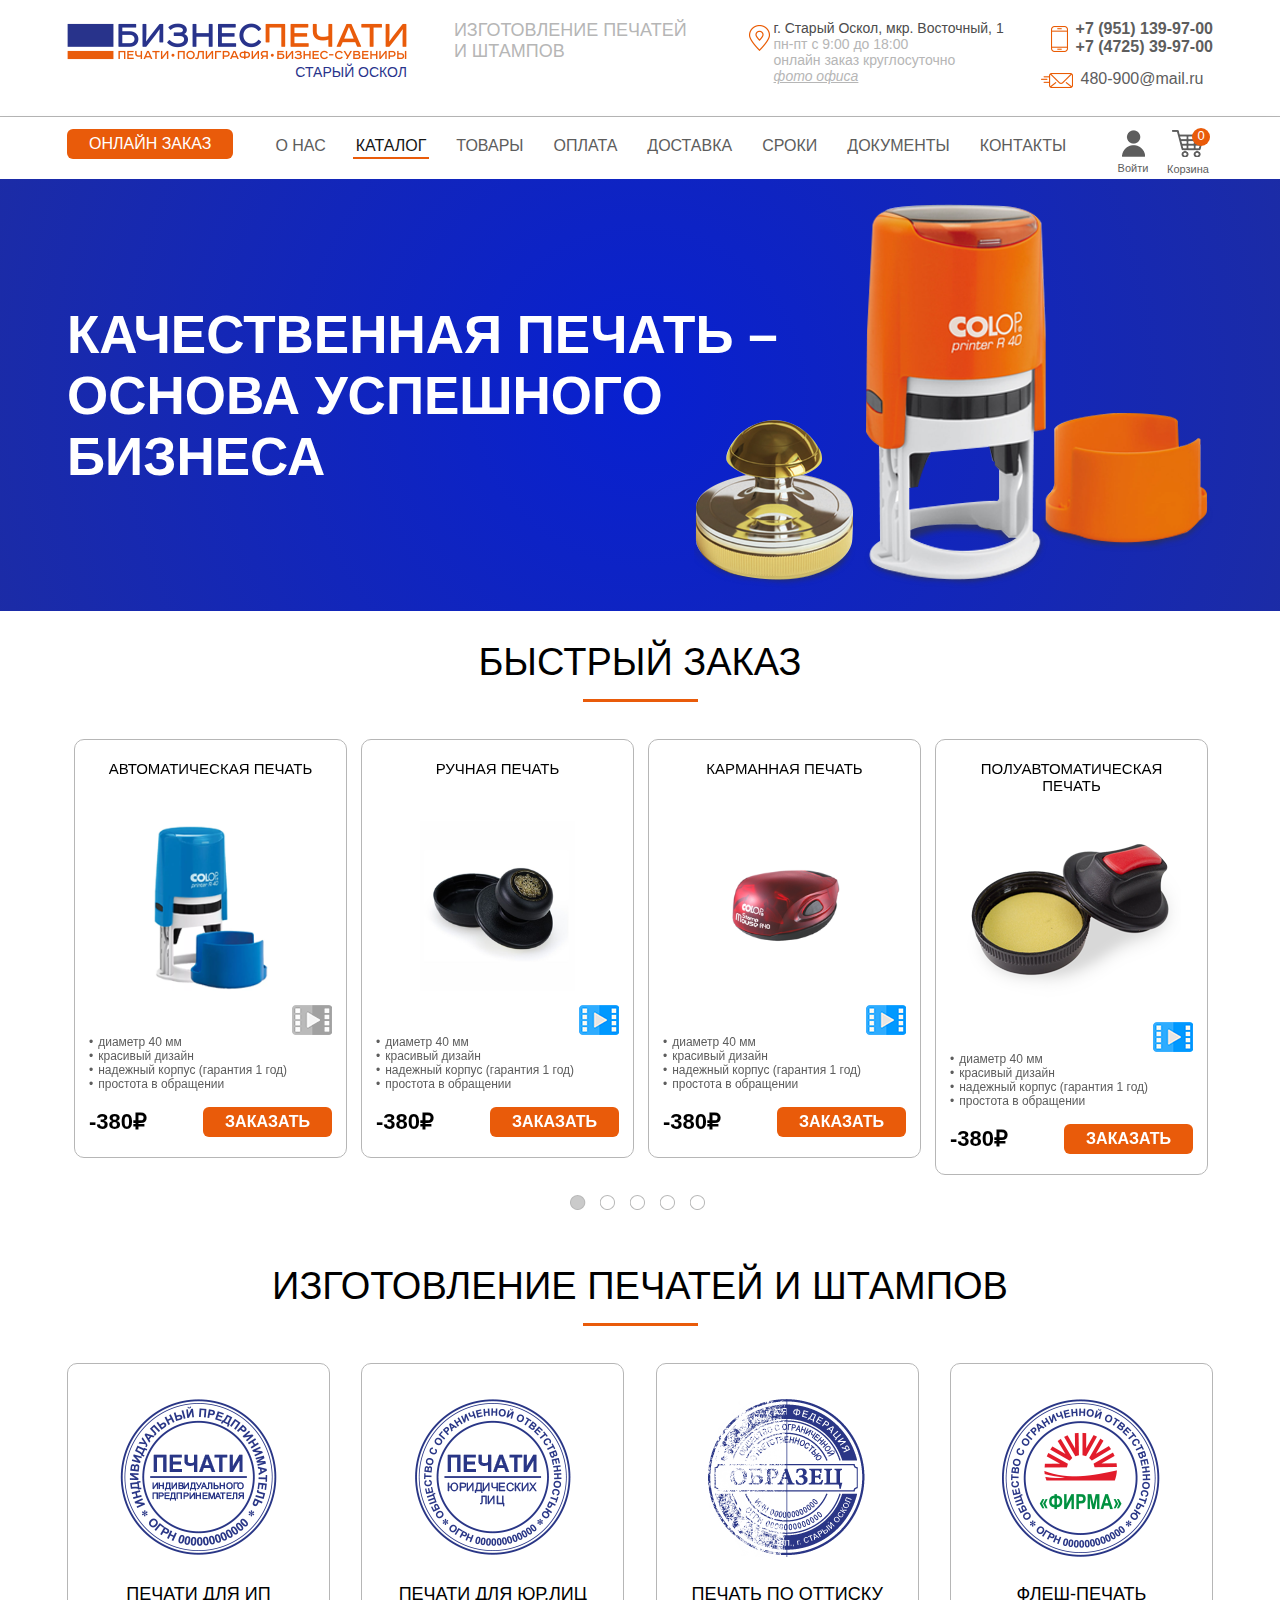
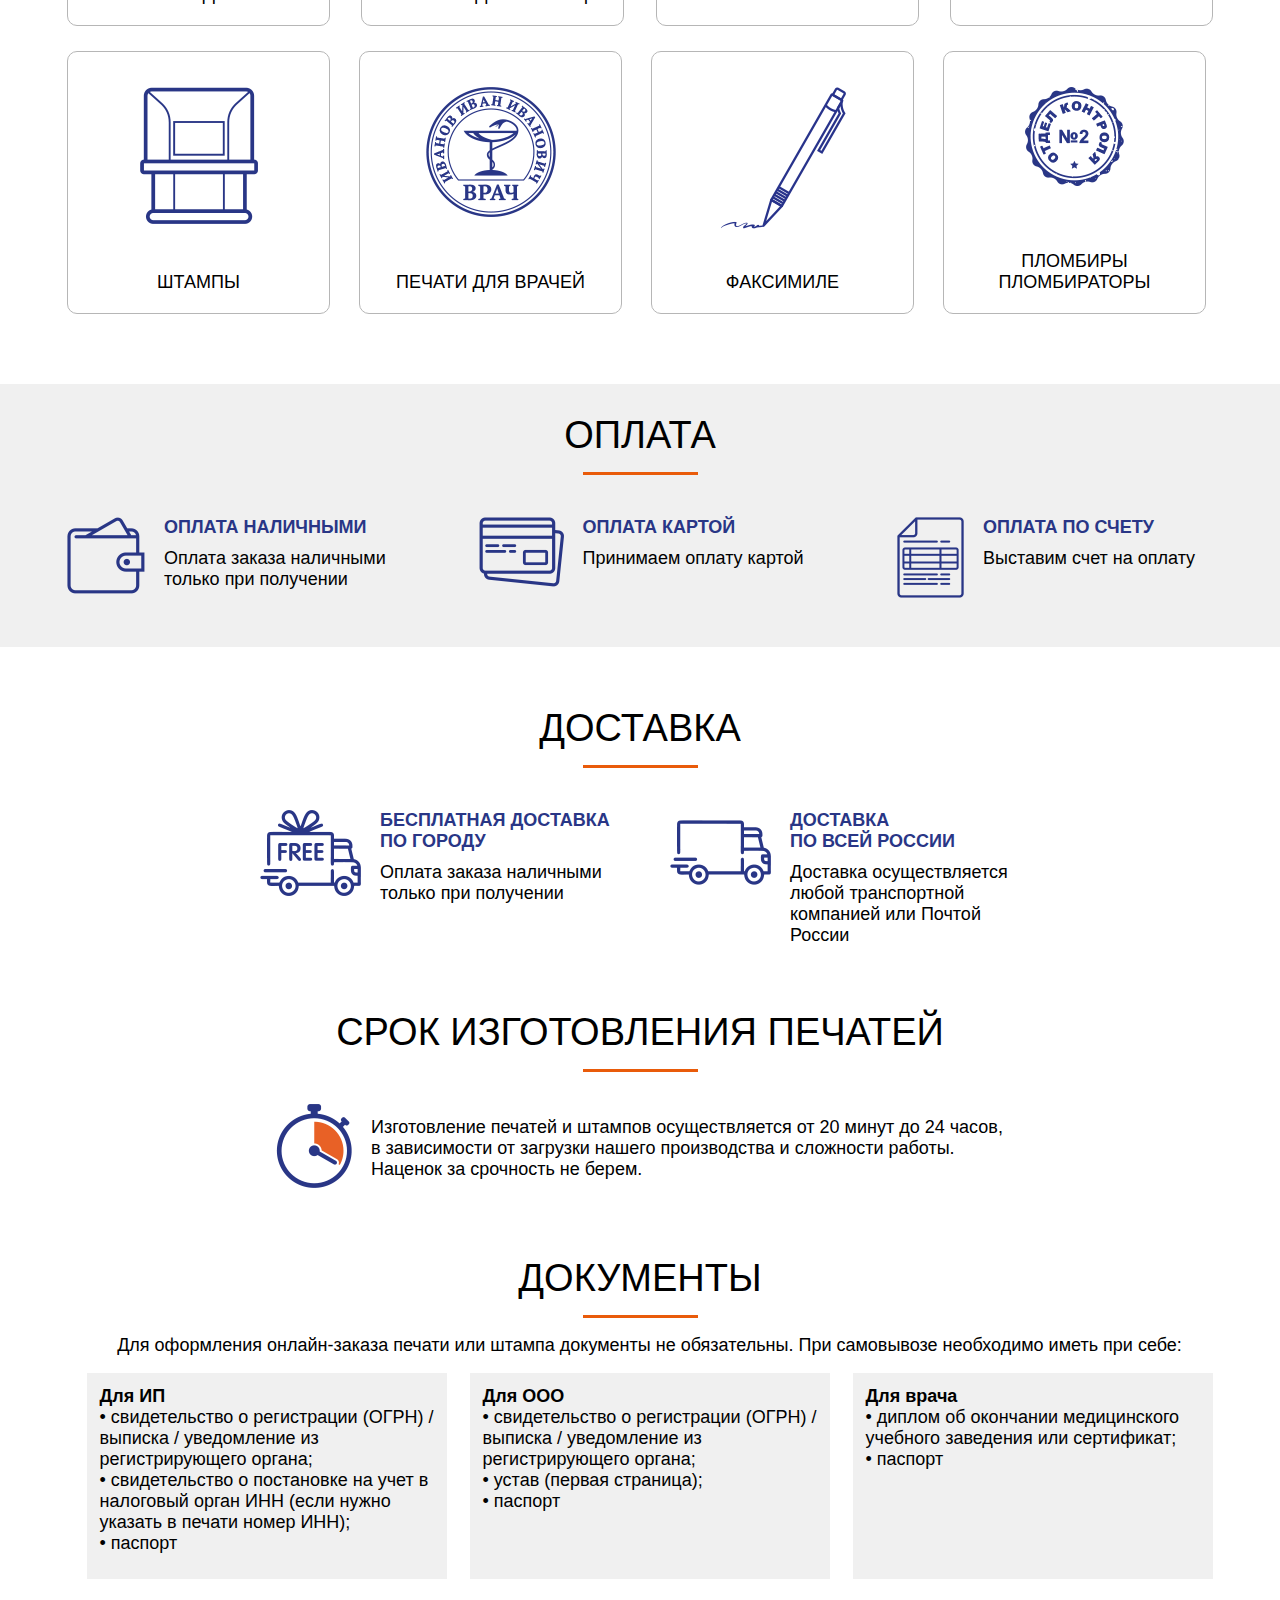
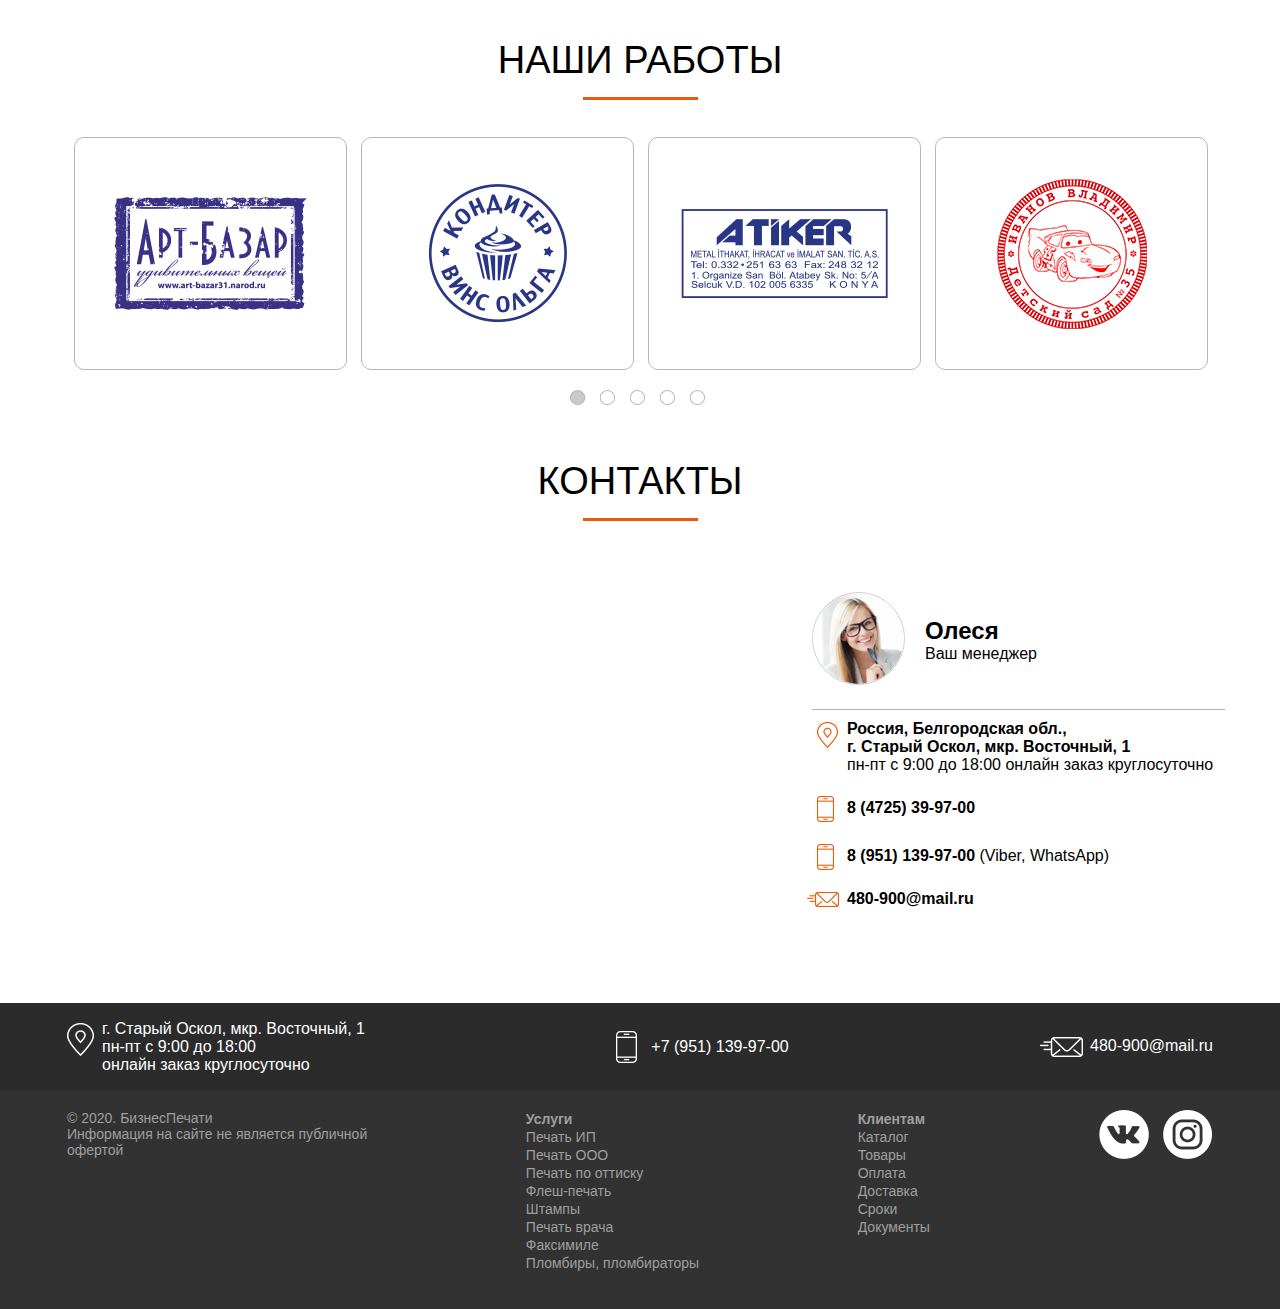
<file: index.html>
<!DOCTYPE html>
<html lang="ru">
<head>
	<meta charset="UTF-8">
	<meta name="viewport" content="width=device-width, initial-scale=1.0">
	<title>Бизнес Печати</title>
	<link rel="stylesheet" href="style.css">
	<link rel="stylesheet" href="assets/lib/slick.css">
	<link rel="stylesheet" href="assets/lib/slick-theme.css">

</head>
<body>
	
	<header class="header">
		<div class="header-top">
			<div class="container">
				<div class="header__section">
					<div class="logo">
						<div class="logo__img">
							<a href="/">
								<img src="assets/img/logo_businessprint_v12.svg" alt="logo">
							</a>
						</div>
						<div class="logo__text">
							<span class="logo__text-elem d_upper">старый оскол</span>
						</div>

					</div>
					<div class="logo-desc">
						<span class="logo-desc__elem d_upper">Изготовление печатей<br /> и штампов</span>
					</div>
					<div class="header-address">
						<p class="header-address__main-text">г. Старый Оскол, мкр. Восточный, 1</p>
						<p class="header-address__sec">пн-пт с 9:00 до 18:00</p>
						<p class="header-address__sec">онлайн заказ круглосуточно</p>
						<p class="header-address__sec"><a href="" class="header-address__link"><i>фото офиса</i></a></p>
					</p>
					</div>
					<div class="header-feedback">
						<div class="header-feedback__phone">
							<p class="phone-number"><a href="tel:+79511399700">+7 (951) 139-97-00</a></p>
							<p class="phone-number"><a href="tel:+74725399700">+7 (4725) 39-97-00</a></p>
						</div>
						<div class="header-feedback__email">
							<p class="email"><a href="mailto:480-900@mail.ru">480-900@mail.ru</a></p>
						</div>
					</div>
			</div>
		</div>
	</div>
	<nav class="nav">
		<div class="container">
			<div class="nav-main" id="nav-main">
				<div class="nav__order">
					<a href="#" class="order-link d_upper">онлайн заказ</a>
				</div>
				<div class="nav-menu">
					<ul class="nav-menu__items d_upper">
						<li class="nav-menu__item"><a class="item-link" href="#">О нас</a></li>
						<li class="nav-menu__item"><a class="active-item" href="#">Каталог</a></li>
						<li class="nav-menu__item"><a class="item-link" href="#">Товары</a></li>
						<li class="nav-menu__item"><a class="item-link" href="#">Оплата</a></li>
						<li class="nav-menu__item"><a class="item-link" href="#">Доставка</a></li>
						<li class="nav-menu__item"><a class="item-link" href="#">Сроки</a></li>
						<li class="nav-menu__item"><a class="item-link" href="#">Документы</a></li>
						<li class="nav-menu__item"><a class="item-link" href="#">Контакты</a></li>
					</ul>
				</div>
				<div class="nav__login-backet">
					<div class="profil">
						<img src="assets/img/profil.png" alt="icon">
						<span class="icon-bottom-text">Войти</span>
					</div>
					<div class="backet">
						<img src="assets/img/basket.png" alt="icon">
						<span class="icon-bottom-text">Корзина
							<span class="backet-count">0</span>
						</span>

					</div>
				</div>
				<div class="mobile-menu" id="menu-mobile">
					<img src="assets/img/menu-big.png" />
				</div>
			</div>
		</div>
	</nav>
	<nav class="nav-mobile">
		<div class="container">
			<div class="nav-main-mobile" id="nav-main-mobile">
				<div class="nav__order-mobile">
					<a href="#" class="order-link d_upper">онлайн заказ</a>
				</div>
				<div class="nav-menu-mobile">
					<ul class="nav-menu__items-mobile d_upper">
						<li class="nav-menu__item-mobile"><a class="item-link" href="#">О нас</a></li>
						<li class="nav-menu__item-mobile"><a class="active-item" href="#">Каталог</a></li>
						<li class="nav-menu__item-mobile"><a class="item-link" href="#">Товары</a></li>
						<li class="nav-menu__item-mobile"><a class="item-link" href="#">Оплата</a></li>
						<li class="nav-menu__item-mobile"><a class="item-link" href="#">Доставка</a></li>
						<li class="nav-menu__item-mobile"><a class="item-link" href="#">Сроки</a></li>
						<li class="nav-menu__item-mobile"><a class="item-link" href="#">Документы</a></li>
						<li class="nav-menu__item-mobile"><a class="item-link" href="#">Контакты</a></li>
					</ul>
				</div>
				<div class="nav__login-backet-mobile">
					<div class="profil">
						<img src="assets/img/profil.png" alt="icon">
						<span class="icon-bottom-text">Войти</span>
					</div>
					<div class="backet">
						<img src="assets/img/basket.png" alt="icon">
						<span class="icon-bottom-text">Корзина
							<span class="backet-count">0</span>
						</span>

					</div>
				</div>
			</div>
		</div>
	</nav>
</header>	
<section class="section">
	<div class="top-slide">
		<div class="top-slide-background">
			<div class="container slide">
				<div class="top-slide__item">
					<div class="top-slide__text d_upper">
						качественная печать – <br/>
						основа успешного <br/>
						бизнеса
					</div>
					<div class="top-slide__image">
						<img src="assets/img/2-layers-new.png" alt="">
					</div>
				</div>

			</div>
		</div>

	</div>
	<div class="section-second">
		<div class="container">
			<div class="main-title">БЫСТРЫЙ ЗАКАЗ</div>
			<div class="product product-slide" id="product">
				<div class="product-item">
					<div class="product-item__title">автоматическая печать</div>
					<div class="product-item__img">
						<img src="assets/img/layer-6.png" />
						<a href="#"><img class="video-image" src="assets/img/video-off.png" /></a>
					</div>
					<div class="product-item__charact">
						<ul>
							<li>диаметр 40 мм</li>
							<li>красивый дизайн</li>
							<li>надежный корпус (гарантия 1 год)</li>
							<li>простота в обращении</li>
						</ul>
					</div>
					<div class="product-item__price-order">
						<div class="product-item__price"><span>-380₽</span></div>
						<div class="product-item__price"><a href="#" class="order-link">заказать</a></div>
					</div>
				</div>
				<div class="product-item">
					<div class="product-item__title">ручная печать</div>
					<div class="product-item__img">
						<img src="assets/img/layer-7.png" />
						<a href=""><img class="video-image" src="assets/img/video-on.png" /></a>
					</div>
					<div class="product-item__charact">
						<ul>
							<li>диаметр 40 мм</li>
							<li>красивый дизайн</li>
							<li>надежный корпус (гарантия 1 год)</li>
							<li>простота в обращении</li>
						</ul>
					</div>
					<div class="product-item__price-order">
						<div class="product-item__price"><span>-380₽</span></div>
						<div class="product-item__price"><a href="#" class="order-link">заказать</a></div>
					</div>
				</div>
				<div class="product-item">
					<div class="product-item__title">карманная печать</div>
					<div class="product-item__img">
						<img src="assets/img/layer-8.png" />
						<a href=""><img class="video-image" src="assets/img/video-on.png" /></a>
					</div>
					<div class="product-item__charact">
						<ul>
							<li>диаметр 40 мм</li>
							<li>красивый дизайн</li>
							<li>надежный корпус (гарантия 1 год)</li>
							<li>простота в обращении</li>
						</ul>
					</div>
					<div class="product-item__price-order">
						<div class="product-item__price"><span>-380₽</span></div>
						<div class="product-item__price"><a href="#" class="order-link">заказать</a></div>
					</div>
				</div>
				<div class="product-item">
					<div class="product-item__title">полуавтоматическая печать</div>
					<div class="product-item__img">
						<img src="assets/img/layer-9.png" />
						<a href=""><img class="video-image" src="assets/img/video-on.png" /></a>
					</div>
					<div class="product-item__charact">
						<ul>
							<li>диаметр 40 мм</li>
							<li>красивый дизайн</li>
							<li>надежный корпус (гарантия 1 год)</li>
							<li>простота в обращении</li>
						</ul>
					</div>
					<div class="product-item__price-order">
						<div class="product-item__price"><span>-380₽</span></div>
						<div class="product-item__price"><a href="#" class="order-link">заказать</a></div>
					</div>
				</div>
				<div class="product-item">
					<div class="product-item__title">полуавтоматическая печать</div>
					<div class="product-item__img">
						<img src="assets/img/layer-9.png" />
						<a href=""><img class="video-image" src="assets/img/video-on.png" /></a>
					</div>
					<div class="product-item__charact">
						<ul>
							<li>диаметр 40 мм</li>
							<li>красивый дизайн</li>
							<li>надежный корпус (гарантия 1 год)</li>
							<li>простота в обращении</li>
						</ul>
					</div>
					<div class="product-item__price-order">
						<div class="product-item__price"><span>-380₽</span></div>
						<div class="product-item__price"><a href="#" class="order-link">заказать</a></div>
					</div>
				</div>
			</div>

		</div>
		<div class="container izgot">
			<div class="main-title">ИЗГОТОВЛЕНИЕ ПЕЧАТЕЙ И ШТАМПОВ</div>
			<div class="product izgotovlenie">
				<div class="product-item first">
					<div class="product-item__img">
						<img src="assets/img/pechat-example.png" />
					</div>
					<div class="product-item__title">печати для ип</div>
				</div>

				<div class="product-item">
					<div class="product-item__img">
						<img src="assets/img/pechat-example1.png" />
					</div>
					<div class="product-item__title">печати для юр.лиц</div>
				</div>

				<div class="product-item">
					<div class="product-item__img">
						<img src="assets/img/pechat-example2.png" />
					</div>
					<div class="product-item__title">печать по оттиску</div>
				</div>

				<div class="product-item last">
					<div class="product-item__img">
						<img src="assets/img/pechat-example3.png" />
					</div>
					<div class="product-item__title">флеш-печать</div>
				</div>
				<div class="product-item first">
					<div class="product-item__img">
						<img src="assets/img/pechat-example4.png" />
					</div>
					<div class="product-item__title">штампы</div>
				</div>
				<div class="product-item">
					<div class="product-item__img">
						<img src="assets/img/pechat-example5.png" />
					</div>
					<div class="product-item__title">печати для врачей</div>
				</div>
				<div class="product-item">
					<div class="product-item__img">
						<img src="assets/img/pechat-example6.png" />
					</div>
					<div class="product-item__title">факсимиле</div>
				</div>
				<div class="product-item">
					<div class="product-item__img last">
						<img src="assets/img/pechat-example7.png" />
					</div>
					<div class="product-item__title">пломбиры пломбираторы</div>
				</div>
			</div>
		</div>
		<div class="gray">
			<div class="container">
				<div class="main-title">оплата</div>
				<div class="payment">
					<div class="payment-blocks">
						<div class="payment-blocks__image">
							<img src="assets/img/payment1.png">
						</div>
						<div class="payment-blocks__text">
							<div class="payment-blocks__title">Оплата наличными</div>
							<div class="payment-blocks__description">Оплата заказа наличными <br /> только при получении</div>
						</div>
					</div>
					<div class="payment-blocks">
						<div class="payment-blocks__image">
							<img src="assets/img/payment2.png">
						</div>
						<div class="payment-blocks__text">
							<div class="payment-blocks__title">Оплата картой</div>
							<div class="payment-blocks__description">Принимаем оплату картой</div>
						</div>
					</div>
					<div class="payment-blocks">
						<div class="payment-blocks__image">
							<img src="assets/img/payment3.png">
						</div>
						<div class="payment-blocks__text">
							<div class="payment-blocks__title">Оплата по счету</div>
							<div class="payment-blocks__description">Выставим счет на оплату</div>
						</div>
					</div>
				</div>
			</div>
		</div>
		<div class="container dostavka">
			<div class="main-title">Доставка</div>
			<div class="payment">
				<div class="payment-blocks">
					<div class="payment-blocks__image">
						<img src="assets/img/dostavka1.png">
					</div>
					<div class="payment-blocks__text">
						<div class="payment-blocks__title">Бесплатная доставка <br /> по городу</div>
						<div class="payment-blocks__description">Оплата заказа наличными только при получении</div>
					</div>
				</div>
				<div class="payment-blocks">
					<div class="payment-blocks__image down">
						<img src="assets/img/dostavka2.png">
					</div>
					<div class="payment-blocks__text">
						<div class="payment-blocks__title">доставка<br />по всей россии</div>
						<div class="payment-blocks__description">Доставка осуществляется любой транспортной компанией или Почтой  России</div>
					</div>
				</div>
			</div>
		</div>
		<div class="container term">
			<div class="main-title">Срок изготовления печатей</div>
			<div class="payment-blocks">
				<div class="payment-blocks__image">
					<img src="assets/img/watch1.png">
				</div>
				<div class="payment-blocks__text">
					<div class="payment-blocks__description">Изготовление печатей и штампов осуществляется от 20 минут до 24 часов, в зависимости от загрузки нашего производства и сложности работы. Наценок за срочность не берем.
					</div>
				</div>
			</div>
		</div>
		<div class="container documents">
			<div class="main-title">документы</div>
			<div class="payment-blocks">
				<div class="payment-blocks__text">
					<div class="payment-blocks__description">Для оформления онлайн-заказа печати или штампа документы не обязательны. При самовывозе необходимо иметь при себе:
					</div>
					<div class="document-blocks">
						<div class="document-blocks__item">
							<p class="title_p">Для ИП</p>
							<div class="product-item__charact">
								<ul>
									<li>свидетельство о регистрации (ОГРН) / выписка / уведомление из регистрирующего органа;</li>
									<li>свидетельство о постановке на учет в налоговый орган ИНН (если нужно указать в печати номер ИНН);</li>
									<li>паспорт</li>
								</ul>
							</div>
						</div>
						<div class="document-blocks__item">
							<p class="title_p">Для ООО</p>
							<div class="product-item__charact">
								<ul>
									<li>свидетельство о регистрации (ОГРН) / выписка / уведомление из регистрирующего органа;</li>
									<li>устав (первая страница);</li>
									<li>паспорт</li>
								</ul>
							</div>
						</div>	
						<div class="document-blocks__item">
							<p class="title_p">Для врача</p>
							<div class="product-item__charact">
								<ul>
									<li>диплом об окончании медицинского учебного заведения или сертификат;</li>
									<li>паспорт</li>
								</ul>
							</div>
						</div>
					</div>
				</div>
			</div>
		</div>
		<div class="container our-works-block">
			<div class="main-title">наши работы</div>
			<div class="product product-slide our-works">
				<div class="product-item">
					<div class="product-item__img">
						<img src="assets/img/shtamp1.png" />
					</div>
				</div>

				<div class="product-item">
					<div class="product-item__img">
						<img src="assets/img/shtamp2.png" />
					</div>
				</div>

				<div class="product-item">
					<div class="product-item__img">
						<img src="assets/img/shtamp3.png" />
					</div>
				</div>

				<div class="product-item">
					<div class="product-item__img">
						<img src="assets/img/shtamp4.png" />
					</div>
				</div>
				<div class="product-item">
					<div class="product-item__img">
						<img src="assets/img/shtamp4.png" />
					</div>
				</div>
			</div>

		</div>
		<div class="contacts">
			<div class="main-title">Контакты</div>
			<div class="contacts__map">
				<div class="mapouter"><div class="gmap_canvas"><iframe width="100%" height="450" id="gmap_canvas" src="https://maps.google.com/maps?q=%D0%BC%D0%BE%D1%81%D0%BA%D0%B2%D0%B0&t=&z=15&ie=UTF8&iwloc=&output=embed" frameborder="0" scrolling="no" marginheight="0" marginwidth="0"></iframe><a href="https://www.whatismyip-address.com">what is my ip</a></div></div>
				<div class="container map">
					<div class="map__board">
						<div class="map__profile">
							<div class="map__image"><img src="assets/img/girl.png" alt=""></div>
							<div class="map__ns">
								<div class="map__name">Олеся</div>
								<div class="map__prof">Ваш менеджер</div>
							</div>
						</div>
						<div class="map__contacts">
							<div class="map__location"><span class="d_bold">Россия, Белгородская обл., <br />
							г. Старый Оскол, мкр. Восточный, 1</span> <br />
							пн-пт с 9:00 до 18:00 
						онлайн заказ круглосуточно</div>
						<div class="map__tel"><span class="d_bold">8 (4725) 39-97-00</span></div>
						<div class="map__phone"><span class="d_bold">8 (951) 139-97-00</span> (Viber, WhatsApp)</div>
						<div class="map__message"><span class="d_bold">480-900@mail.ru</span></div>
					</div>
				</div>
			</div>

		</div>
	</div>
</section>
<footer class="footer">
	<div class="footer-top">
		<div class="container">
			<div class="footer__feedback">
				<div class="footer-top__location">
					<span>
						г. Старый Оскол, мкр. Восточный, 1 <br />
						пн-пт с 9:00 до 18:00 <br />
						онлайн заказ круглосуточно
					</span>
				</div>
				<div class="footer-top__mobile">
					<span><a href="tel:+79511399700">+7 (951) 139-97-00</a></span>
				</div>
				<div class="footer-top__email">
					<span><a href="mailto:480-900@mail.ru">480-900@mail.ru</a></span>
				</div>
			</div>
		</div>
	</div>
	<div class="footer-bottom">
		<div class="container">
			<div class="footer__links">
				<div class="footer__author">
					<span>© 2020. БизнесПечати <br />
						Информация на сайте не является публичной <br />
					офертой</span>
				</div>
				<div class="footer__list">
					<ul class="footer__list-item">
						<li class="d_bold"><a href="">Услуги</a></li>
						<li><a href="">Печать ИП</a></li>
						<li><a href="">Печать ООО</a></li>
						<li><a href="">Печать по оттиску</a></li>
						<li><a href="">Флеш-печать</a></li>
						<li><a href="">Штампы</a></li>
						<li><a href="">Печать врача</a></li>
						<li><a href="">Факсимиле</a></li>
						<li><a href="">Пломбиры, пломбираторы</a></li>
					</ul>
				</div>
				<div class="footer__list">
					<ul class="footer__list-item">
						<li class="d_bold"><a href="">Клиентам</a></li>
						<li><a href="">Каталог</a></li>
						<li><a href="">Товары</a></li>
						<li><a href="">Оплата</a></li>
						<li><a href="">Доставка</a></li>
						<li><a href="">Сроки</a></li>
						<li><a href="">Документы</a></li>
					</ul>
				</div>
				<div class="footer__social">
					<div class="social">
						<a href="#" target="_self"><img src="assets/img/vk.png" alt="" /></a>
						<a href="#" target="_self"><img src="assets/img/instagram.png" alt="" /></a>
					</div>
				</div>
			</div>
		</div>	
	</div>
</footer>


<div class="close-menu" id="close-menu"></div>
 <script src="assets/js/menu.js"></script>
 <script type="text/javascript" src="assets/lib/jquery-3.5.1.min.js"></script>
 <script type="text/javascript" src="assets/lib/slick.min.js"></script>

 <script src="assets/js/slide.js"></script>

</body>
</html>
</file>
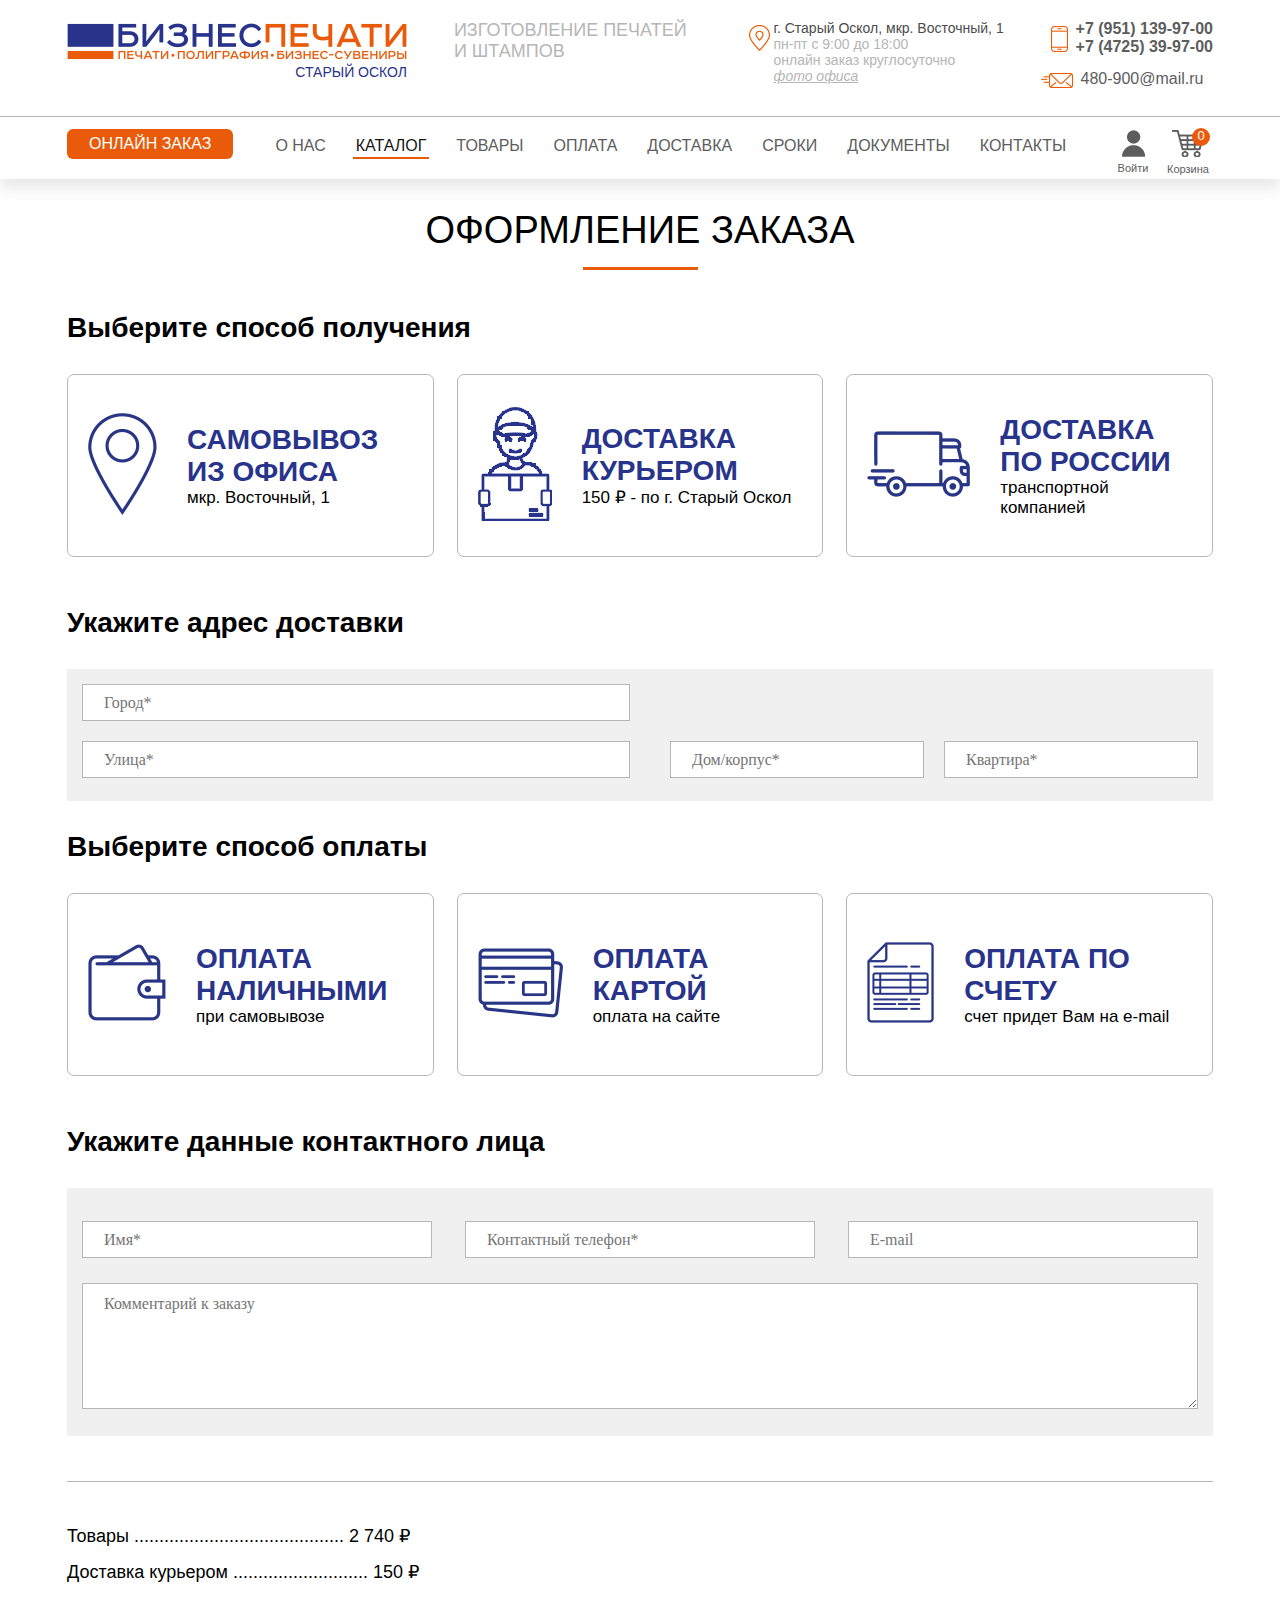
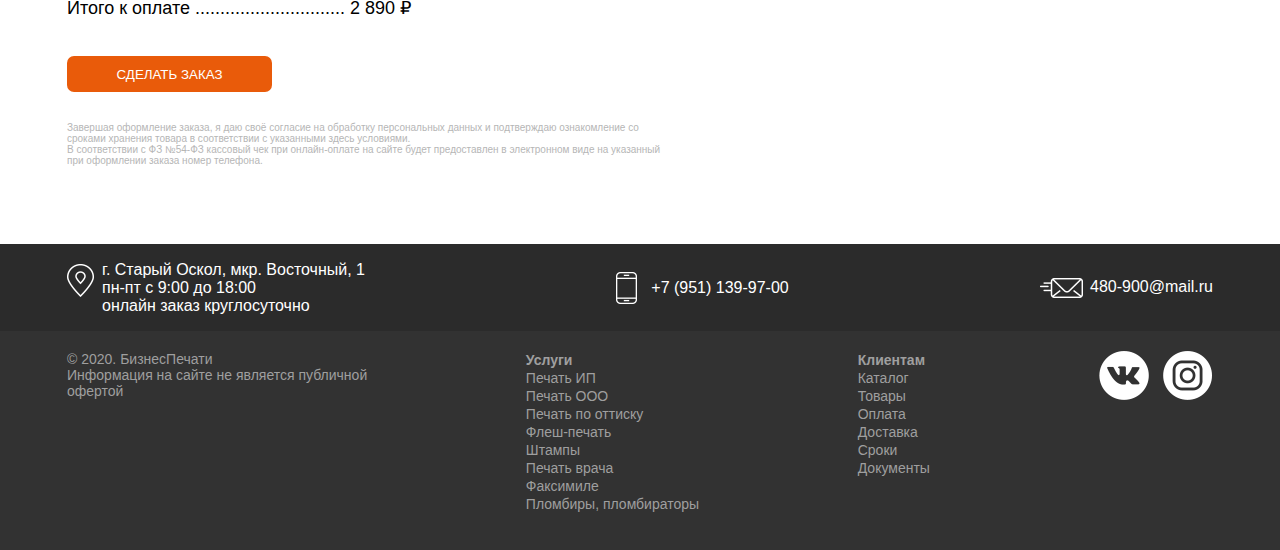
<file: card-oformlenie.html>
<!DOCTYPE html>
<html lang="ru">
<head>
	<meta charset="UTF-8">
	<meta name="viewport" content="width=device-width, initial-scale=1.0">
	<title>Бизнес Печати</title>
	<link rel="stylesheet" href="style.css">
</head>
<body>
	
	<header class="header">
		<div class="header-top">
			<div class="container">
				<div class="header__section">
					<div class="logo">
						<div class="logo__img">
							<a href="/">
								<img src="assets/img/logo_businessprint_v12.svg" alt="logo">
							</a>
						</div>
						<div class="logo__text">
							<span class="logo__text-elem d_upper">старый оскол</span>
						</div>

					</div>
					<div class="logo-desc">
						<span class="logo-desc__elem d_upper">Изготовление печатей<br /> и штампов</span>
					</div>
					<div class="header-address">
						<p class="header-address__main-text">г. Старый Оскол, мкр. Восточный, 1</p>
						<p class="header-address__sec">пн-пт с 9:00 до 18:00</p>
						<p class="header-address__sec">онлайн заказ круглосуточно</p>
						<p class="header-address__sec"><a href="" class="header-address__link"><i>фото офиса</i></a></p>
					</p>
				</div>
				<div class="header-feedback">
					<div class="header-feedback__phone">
						<p class="phone-number"><a href="tel:+79511399700">+7 (951) 139-97-00</a></p>
						<p class="phone-number"><a href="tel:+74725399700">+7 (4725) 39-97-00</a></p>
					</div>
					<div class="header-feedback__email">
						<p class="email"><a href="mailto:480-900@mail.ru">480-900@mail.ru</a></p>
					</div>
				</div>
			</div>
		</div>
	</div>
	<nav class="nav">
		<div class="container">
			<div class="nav-main" id="nav-main">
				<div class="nav__order">
					<a href="#" class="order-link d_upper">онлайн заказ</a>
				</div>
				<div class="nav-menu">
					<ul class="nav-menu__items d_upper">
						<li class="nav-menu__item"><a class="item-link" href="#">О нас</a></li>
						<li class="nav-menu__item"><a class="active-item" href="#">Каталог</a></li>
						<li class="nav-menu__item"><a class="item-link" href="#">Товары</a></li>
						<li class="nav-menu__item"><a class="item-link" href="#">Оплата</a></li>
						<li class="nav-menu__item"><a class="item-link" href="#">Доставка</a></li>
						<li class="nav-menu__item"><a class="item-link" href="#">Сроки</a></li>
						<li class="nav-menu__item"><a class="item-link" href="#">Документы</a></li>
						<li class="nav-menu__item"><a class="item-link" href="#">Контакты</a></li>
					</ul>
				</div>
				<div class="nav__login-backet">
					<div class="profil">
						<img src="assets/img/profil.png" alt="icon">
						<span class="icon-bottom-text">Войти</span>
					</div>
					<div class="backet">
						<img src="assets/img/basket.png" alt="icon">
						<span class="icon-bottom-text">Корзина
							<span class="backet-count">0</span>
						</span>

					</div>
				</div>
				<div class="mobile-menu" id="menu-mobile">
					<img src="assets/img/menu-big.png" />
				</div>
			</div>
		</div>
	</nav>
	<nav class="nav-mobile">
		<div class="container">
			<div class="nav-main-mobile" id="nav-main-mobile">
				<div class="nav__order-mobile">
					<a href="#" class="order-link d_upper">онлайн заказ</a>
				</div>
				<div class="nav-menu-mobile">
					<ul class="nav-menu__items-mobile d_upper">
						<li class="nav-menu__item-mobile"><a class="item-link" href="#">О нас</a></li>
						<li class="nav-menu__item-mobile"><a class="active-item" href="#">Каталог</a></li>
						<li class="nav-menu__item-mobile"><a class="item-link" href="#">Товары</a></li>
						<li class="nav-menu__item-mobile"><a class="item-link" href="#">Оплата</a></li>
						<li class="nav-menu__item-mobile"><a class="item-link" href="#">Доставка</a></li>
						<li class="nav-menu__item-mobile"><a class="item-link" href="#">Сроки</a></li>
						<li class="nav-menu__item-mobile"><a class="item-link" href="#">Документы</a></li>
						<li class="nav-menu__item-mobile"><a class="item-link" href="#">Контакты</a></li>
					</ul>
				</div>
				<div class="nav__login-backet-mobile">
					<div class="profil">
						<img src="assets/img/profil.png" alt="icon">
						<span class="icon-bottom-text">Войти</span>
					</div>
					<div class="backet">
						<img src="assets/img/basket.png" alt="icon">
						<span class="icon-bottom-text">Корзина
							<span class="backet-count">0</span>
						</span>
					</div>
				</div>
			</div>
		</div>
	</nav>
</header>	
<section class="order-section">
	<div class="container order-container">
		<div class="oformlenie-block">
			<div class="main-title">ОФОРМЛЕНИЕ ЗАКАЗА</div>
			<div class="secondary-title">Выберите способ получения</div>
			<div class="oformlenie">

				<div class="oformlenie-item cat1">
					<div class="oformlenie-item__img"><img src="assets/img/card-1.png" alt=""></div>
					<div class="oformlenie-item__text">
						<div class="main-text">Самовывоз из офиса</div>
						<div class="second-text">мкр. Восточный, 1</div>
					</div>
				</div>

				<div class="oformlenie-item cat1">
					<div class="oformlenie-item__img"><img src="assets/img/card-2.png" alt=""></div>
					<div class="oformlenie-item__text">
						<div class="main-text">ДОСТАВКА КУРЬЕРОМ</div>
						<div class="second-text">150 ₽ - по г. Старый Оскол</div>
					</div>
				</div>

				<div class="oformlenie-item cat1">
					<div class="oformlenie-item__img"><img src="assets/img/card-3.png" alt=""></div>
					<div class="oformlenie-item__text">
						<div class="main-text">Доставка по россии</div>
						<div class="second-text">транспортной компанией</div>
					</div>
				</div>

			</div>
			<div class="secondary-title">Укажите адрес доставки</div>
			<div class="input-form">
				<div class="to-fill oform">
					<div class="input-form__left">
						<input type="text" placeholder="Город*">
						<input type="text" placeholder="Улица*">
					</div>
					<div class="input-form__right">
						<input type="text" placeholder="Дом/корпус*">
						<input type="text" placeholder="Квартира*">
					</div>
				</div>
			</div>

			<div class="secondary-title">Выберите способ оплаты</div>

			<div class="oformlenie">

				<div class="oformlenie-item cat2">
					<div class="oformlenie-item__img"><img src="assets/img/card-4.png" alt=""></div>
					<div class="oformlenie-item__text">
						<div class="main-text">Оплата наличными</div>
						<div class="second-text">при самовывозе</div>
					</div>
				</div>

				<div class="oformlenie-item cat2">
					<div class="oformlenie-item__img"><img src="assets/img/card-5.png" alt=""></div>
					<div class="oformlenie-item__text">
						<div class="main-text">Оплата картой</div>
						<div class="second-text">оплата на сайте</div>
					</div>
				</div>

				<div class="oformlenie-item cat2">
					<div class="oformlenie-item__img"><img src="assets/img/card-6.png" alt=""></div>
					<div class="oformlenie-item__text">
						<div class="main-text">оплата по счету</div>
						<div class="second-text">счет придет Вам на e-mail</div>
					</div>
				</div>

			</div>

			<div class="secondary-title">Укажите данные контактного лица</div>

			<div class="input-form get-bot">
				<div class="to-fill">
						<div class="to-fill__bottom">
							<input type="text" class="standart-size right-m" placeholder="Имя*">
							<input type="text" class="standart-size right-m" placeholder="Контактный телефон*">
							<input type="text" class="standart-size" placeholder="E-mail">
						</div>
						<div class="to-fill__textarea">
							<textarea name="" id="" cols="30" rows="10" placeholder="Комментарий к заказу"></textarea>
						</div>
				</div>
			</div>
			<div class="total-price">
				<p>Товары .......................................... 2 740 ₽</p>
				<p>Доставка курьером ........................... 150 ₽</p>
				<p>Итого к оплате .............................. 2 890 ₽</p>
			</div>
			<div class="button-place">
				<button class="order-standart-btn to-order-btn">сделать заказ</button>
			</div>
			<div class="warn">Завершая оформление заказа, я даю своё согласие на обработку персональных данных и подтверждаю ознакомление со сроками хранения товара в соответствии с указанными здесь условиями. <br>
В соответствии с ФЗ №54-ФЗ кассовый чек при онлайн-оплате на сайте будет предоставлен в электронном виде на указанный при оформлении заказа номер телефона.</div>
		</div>
		<div class="step-third">
			<div class="step-nav">
				<div class="step"><span class="s_blue">Шаг 3</span> - Заполните форму</div>
				<div class="filters">
					<div class="order-dots">
						<span class="order-dots__item active-dot first-dot"></span>
						<span class="order-dots__item active-dot second-dot"></span>
						<span class="order-dots__item active-dot third-dot"></span>
					</div>
				</div>
			</div>
			<form action="">
				<div class="input-form">
					<div class="to-fill">
						<div class="to-fill__top">
							<input type="text" class="standart-size right-m" placeholder="Форма собственности (ИП/ООО/ОАО/др.)*">
							<input type="text" class="big-size" placeholder="Наименование организации как в Уставе*">
						</div>
						<div class="to-fill__bottom">
							<input type="text" class="standart-size right-m" placeholder="ИНН*">
							<input type="text" class="standart-size right-m" placeholder="ОГРН*">
							<input type="text" class="standart-size" placeholder="Город нахождения организации*">
						</div>
						<div class="to-fill__file">
							<input type="file" class="file-input" id="file-input" >
							<label  for="file-input" class="file-label">ПРИКРЕПИТЬ ФАЙЛ</label>
							<div class="file-text">* Внимательно проверяйте заполненные Вами данные.<br>
							После оформления заказа, претензии связанные с орфографическими и другими ошибками, не принимаются</div>
						</div>
						<div class="to-fill__textarea">
							<textarea name="" id="" cols="30" rows="10" placeholder="Комментарий к заказу"></textarea>
						</div>
					</div>
					<div class="input__buttons">
						<button class="order-standart-btn to-order-btn">заказать еще</button>
						<button class="order-standart-btn form-order-btn">ОФОРМИТЬ ЗАКАЗ</button>
					</div>
				</div>
			</form>
		</div>	
	</div>
</section>
<footer class="footer">
	<div class="footer-top">
		<div class="container">
			<div class="footer__feedback">
				<div class="footer-top__location">
					<span>
						г. Старый Оскол, мкр. Восточный, 1 <br />
						пн-пт с 9:00 до 18:00 <br />
						онлайн заказ круглосуточно
					</span>
				</div>
				<div class="footer-top__mobile">
					<span><a href="tel:+79511399700">+7 (951) 139-97-00</a></span>
				</div>
				<div class="footer-top__email">
					<span><a href="mailto:480-900@mail.ru">480-900@mail.ru</a></span>
				</div>
			</div>
		</div>
	</div>
	<div class="footer-bottom">
		<div class="container">
			<div class="footer__links">
				<div class="footer__author">
					<span>© 2020. БизнесПечати <br />
						Информация на сайте не является публичной <br />
					офертой</span>
				</div>
				<div class="footer__list">
					<ul class="footer__list-item">
						<li class="d_bold"><a href="">Услуги</a></li>
						<li><a href="">Печать ИП</a></li>
						<li><a href="">Печать ООО</a></li>
						<li><a href="">Печать по оттиску</a></li>
						<li><a href="">Флеш-печать</a></li>
						<li><a href="">Штампы</a></li>
						<li><a href="">Печать врача</a></li>
						<li><a href="">Факсимиле</a></li>
						<li><a href="">Пломбиры, пломбираторы</a></li>
					</ul>
				</div>
				<div class="footer__list">
					<ul class="footer__list-item">
						<li class="d_bold"><a href="">Клиентам</a></li>
						<li><a href="">Каталог</a></li>
						<li><a href="">Товары</a></li>
						<li><a href="">Оплата</a></li>
						<li><a href="">Доставка</a></li>
						<li><a href="">Сроки</a></li>
						<li><a href="">Документы</a></li>
					</ul>
				</div>
				<div class="footer__social">
					<div class="social">
						<a href="#" target="_self"><img src="assets/img/vk.png" alt="" /></a>
						<a href="#" target="_self"><img src="assets/img/instagram.png" alt="" /></a>
					</div>
				</div>
			</div>
		</div>	
	</div>
</footer>


<div class="close-menu" id="close-menu"></div>
<link rel="stylesheet" href="assets/lib/slick.css">
<link rel="stylesheet" href="assets/lib/slick-theme.css">
<script src="assets/js/menu.js"></script>
<script type="text/javascript" src="assets/lib/jquery-3.5.1.min.js"></script>
<script type="text/javascript" src="assets/lib/slick.min.js"></script>
<script src="assets/lib/jquery-ui.min.js"></script>
<script src="assets/js/slide.js"></script>
<script src="assets/js/check-product.js"></script>
</body>
</html>
</file>
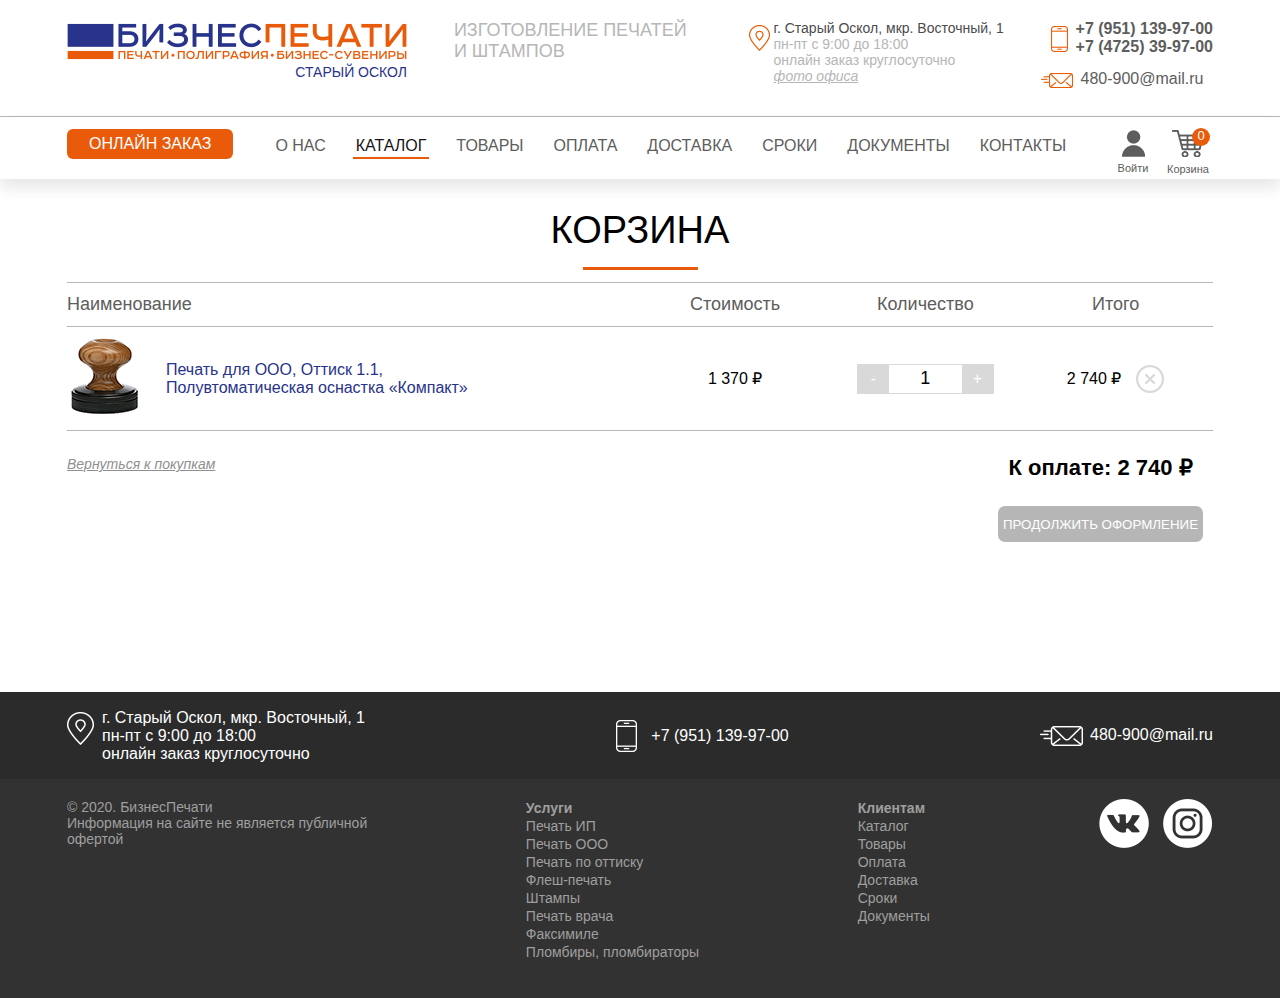
<file: card.html>
<!DOCTYPE html>
<html lang="ru">
<head>
	<meta charset="UTF-8">
	<meta name="viewport" content="width=device-width, initial-scale=1.0">
	<title>Бизнес Печати</title>
	<link rel="stylesheet" href="style.css">
	<link rel="stylesheet" href="assets/lib/slick.css">
	<link rel="stylesheet" href="assets/lib/slick-theme.css">

</head>
<body>
	
	<header class="header">
		<div class="header-top">
			<div class="container">
				<div class="header__section">
					<div class="logo">
						<div class="logo__img">
							<a href="/">
								<img src="assets/img/logo_businessprint_v12.svg" alt="logo">
							</a>
						</div>
						<div class="logo__text">
							<span class="logo__text-elem d_upper">старый оскол</span>
						</div>

					</div>
					<div class="logo-desc">
						<span class="logo-desc__elem d_upper">Изготовление печатей<br /> и штампов</span>
					</div>
					<div class="header-address">
						<p class="header-address__main-text">г. Старый Оскол, мкр. Восточный, 1</p>
						<p class="header-address__sec">пн-пт с 9:00 до 18:00</p>
						<p class="header-address__sec">онлайн заказ круглосуточно</p>
						<p class="header-address__sec"><a href="" class="header-address__link"><i>фото офиса</i></a></p>
					</p>
					</div>
					<div class="header-feedback">
						<div class="header-feedback__phone">
							<p class="phone-number"><a href="tel:+79511399700">+7 (951) 139-97-00</a></p>
							<p class="phone-number"><a href="tel:+74725399700">+7 (4725) 39-97-00</a></p>
						</div>
						<div class="header-feedback__email">
							<p class="email"><a href="mailto:480-900@mail.ru">480-900@mail.ru</a></p>
						</div>
					</div>
			</div>
		</div>
	</div>
	<nav class="nav">
		<div class="container">
			<div class="nav-main" id="nav-main">
				<div class="nav__order">
					<a href="#" class="order-link d_upper">онлайн заказ</a>
				</div>
				<div class="nav-menu">
					<ul class="nav-menu__items d_upper">
						<li class="nav-menu__item"><a class="item-link" href="#">О нас</a></li>
						<li class="nav-menu__item"><a class="active-item" href="#">Каталог</a></li>
						<li class="nav-menu__item"><a class="item-link" href="#">Товары</a></li>
						<li class="nav-menu__item"><a class="item-link" href="#">Оплата</a></li>
						<li class="nav-menu__item"><a class="item-link" href="#">Доставка</a></li>
						<li class="nav-menu__item"><a class="item-link" href="#">Сроки</a></li>
						<li class="nav-menu__item"><a class="item-link" href="#">Документы</a></li>
						<li class="nav-menu__item"><a class="item-link" href="#">Контакты</a></li>
					</ul>
				</div>
				<div class="nav__login-backet">
					<div class="profil">
						<img src="assets/img/profil.png" alt="icon">
						<span class="icon-bottom-text">Войти</span>
					</div>
					<div class="backet">
						<img src="assets/img/basket.png" alt="icon">
						<span class="icon-bottom-text">Корзина
							<span class="backet-count">0</span>
						</span>

					</div>
				</div>
				<div class="mobile-menu" id="menu-mobile">
					<img src="assets/img/menu-big.png" />
				</div>
			</div>
		</div>
	</nav>
	<nav class="nav-mobile">
		<div class="container">
			<div class="nav-main-mobile" id="nav-main-mobile">
				<div class="nav__order-mobile">
					<a href="#" class="order-link d_upper">онлайн заказ</a>
				</div>
				<div class="nav-menu-mobile">
					<ul class="nav-menu__items-mobile d_upper">
						<li class="nav-menu__item-mobile"><a class="item-link" href="#">О нас</a></li>
						<li class="nav-menu__item-mobile"><a class="active-item" href="#">Каталог</a></li>
						<li class="nav-menu__item-mobile"><a class="item-link" href="#">Товары</a></li>
						<li class="nav-menu__item-mobile"><a class="item-link" href="#">Оплата</a></li>
						<li class="nav-menu__item-mobile"><a class="item-link" href="#">Доставка</a></li>
						<li class="nav-menu__item-mobile"><a class="item-link" href="#">Сроки</a></li>
						<li class="nav-menu__item-mobile"><a class="item-link" href="#">Документы</a></li>
						<li class="nav-menu__item-mobile"><a class="item-link" href="#">Контакты</a></li>
					</ul>
				</div>
				<div class="nav__login-backet-mobile">
					<div class="profil">
						<img src="assets/img/profil.png" alt="icon">
						<span class="icon-bottom-text">Войти</span>
					</div>
					<div class="backet">
						<img src="assets/img/basket.png" alt="icon">
						<span class="icon-bottom-text">Корзина
							<span class="backet-count">0</span>
						</span>

					</div>
				</div>
			</div>
		</div>
	</nav>
</header>	
<section>
	<div class="container">
		<div class="card">
			<div class="main-title">корзина</div>
			<div class="card-list">
				<div class="card-list__th">
					<div class="card-list__name">Наименование</div>
					<div class="card-list__price">Стоимость</div>
					<div class="card-list__count">Количество</div>
					<div class="card-list__total">Итого</div>
				</div>

				<div class="card-item">
					<div class="card-list__name">										
					<a href="#"><div class="card__link"><img src="assets/img/small-pechat.png"></div>
					<div class="card__title"> Печать для ООО, Оттиск 1.1,<br> 
					Полувтоматическая оснастка «Компакт»</a> </div> 
					</div>
					<div class="card-list__price">1 370 ₽</div>
					<div class="card-list__count">
						<div class="number">
						    <span class="minus">-</span>
						    <input type="text" value="1" size="5"/>
						    <span class="plus">+</span>
						</div>
					</div>
					<div class="card-list__total">2 740 ₽ <img src="assets/img/close_cyan.png"></div>
				</div>

			</div>
			<div class="card-bottom">
				<div class="card-bottom__return">
					<a href="#" class="d_more"><i>Вернуться к покупкам</i></a>
				</div>
				<div class="card-bottom__end">
					<div class="card-bottom__end-price">К оплате: 2 740 ₽</div>
					<div class="card-bottom__button"><button class="order-standart-btn form-order-btn">продолжить ОФОРМление</button></div>
				</div>
			</div>
		</div>
	</div>
</section>
<footer class="footer">
	<div class="footer-top">
		<div class="container">
			<div class="footer__feedback">
				<div class="footer-top__location">
					<span>
						г. Старый Оскол, мкр. Восточный, 1 <br />
						пн-пт с 9:00 до 18:00 <br />
						онлайн заказ круглосуточно
					</span>
				</div>
				<div class="footer-top__mobile">
					<span><a href="tel:+79511399700">+7 (951) 139-97-00</a></span>
				</div>
				<div class="footer-top__email">
					<span><a href="mailto:480-900@mail.ru">480-900@mail.ru</a></span>
				</div>
			</div>
		</div>
	</div>
	<div class="footer-bottom">
		<div class="container">
			<div class="footer__links">
				<div class="footer__author">
					<span>© 2020. БизнесПечати <br />
						Информация на сайте не является публичной <br />
					офертой</span>
				</div>
				<div class="footer__list">
					<ul class="footer__list-item">
						<li class="d_bold"><a href="">Услуги</a></li>
						<li><a href="">Печать ИП</a></li>
						<li><a href="">Печать ООО</a></li>
						<li><a href="">Печать по оттиску</a></li>
						<li><a href="">Флеш-печать</a></li>
						<li><a href="">Штампы</a></li>
						<li><a href="">Печать врача</a></li>
						<li><a href="">Факсимиле</a></li>
						<li><a href="">Пломбиры, пломбираторы</a></li>
					</ul>
				</div>
				<div class="footer__list">
					<ul class="footer__list-item">
						<li class="d_bold"><a href="">Клиентам</a></li>
						<li><a href="">Каталог</a></li>
						<li><a href="">Товары</a></li>
						<li><a href="">Оплата</a></li>
						<li><a href="">Доставка</a></li>
						<li><a href="">Сроки</a></li>
						<li><a href="">Документы</a></li>
					</ul>
				</div>
				<div class="footer__social">
					<div class="social">
						<a href="#" target="_self"><img src="assets/img/vk.png" alt="" /></a>
						<a href="#" target="_self"><img src="assets/img/instagram.png" alt="" /></a>
					</div>
				</div>
			</div>
		</div>	
	</div>
</footer>


<div class="close-menu" id="close-menu"></div>
 <script src="assets/js/menu.js"></script>
 <script type="text/javascript" src="assets/lib/jquery-3.5.1.min.js"></script>
 <script type="text/javascript" src="assets/lib/slick.min.js"></script>

 <script src="assets/js/slide.js"></script>
 <script src="assets/js/count.js"></script>

</body>
</html>
</file>
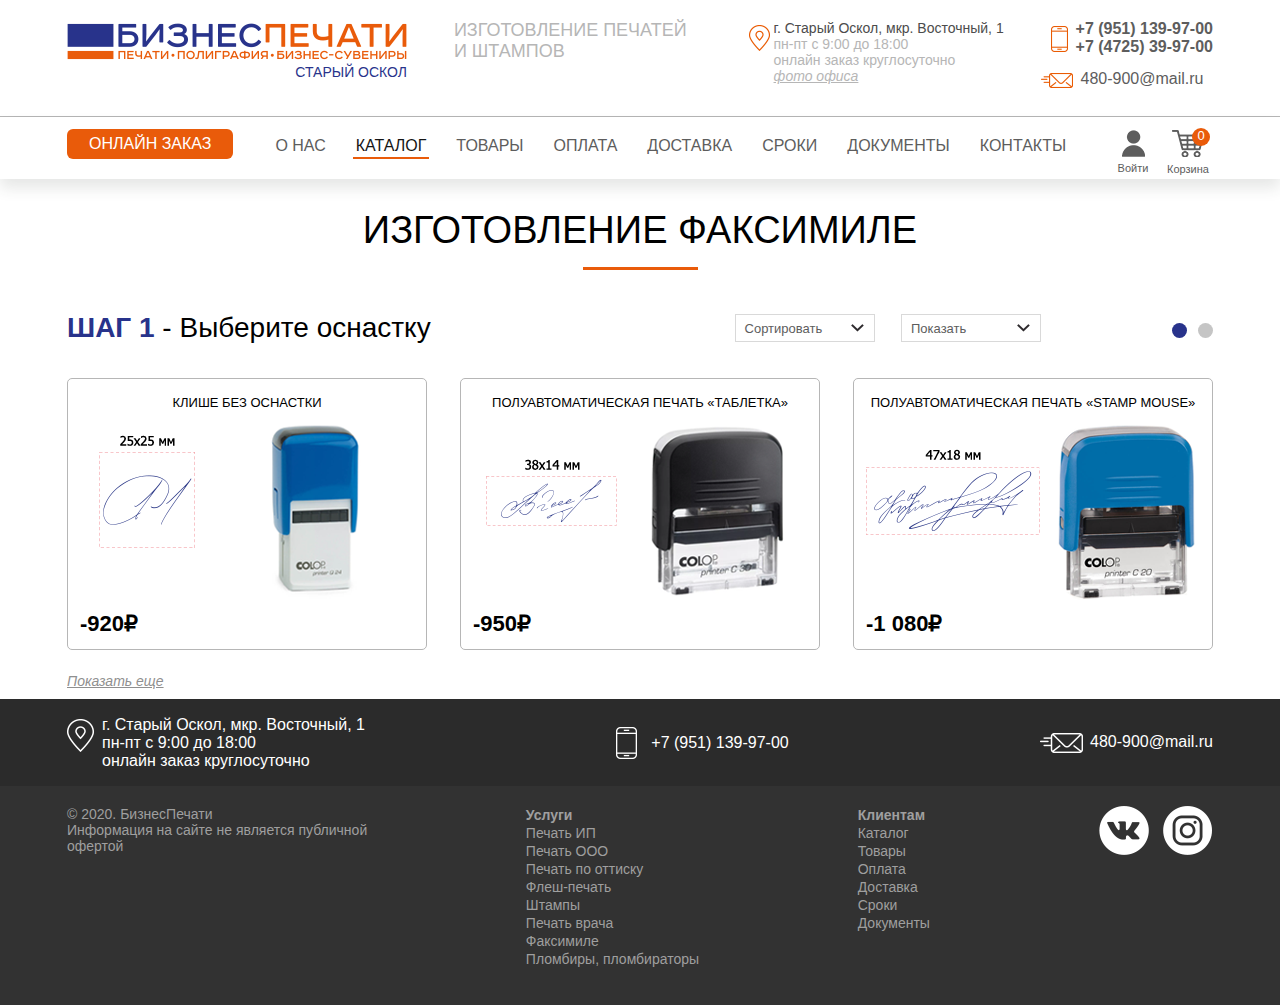
<file: order-faksimele.html>
<!DOCTYPE html>
<html lang="ru">
<head>
	<meta charset="UTF-8">
	<meta name="viewport" content="width=device-width, initial-scale=1.0">
	<title>Бизнес Печати</title>
	<link rel="stylesheet" href="style.css">
</head>
<body>
	
	<header class="header">
		<div class="header-top">
			<div class="container">
				<div class="header__section">
					<div class="logo">
						<div class="logo__img">
							<a href="/">
								<img src="assets/img/logo_businessprint_v12.svg" alt="logo">
							</a>
						</div>
						<div class="logo__text">
							<span class="logo__text-elem d_upper">старый оскол</span>
						</div>

					</div>
					<div class="logo-desc">
						<span class="logo-desc__elem d_upper">Изготовление печатей<br /> и штампов</span>
					</div>
					<div class="header-address">
						<p class="header-address__main-text">г. Старый Оскол, мкр. Восточный, 1</p>
						<p class="header-address__sec">пн-пт с 9:00 до 18:00</p>
						<p class="header-address__sec">онлайн заказ круглосуточно</p>
						<p class="header-address__sec"><a href="" class="header-address__link"><i>фото офиса</i></a></p>
					</p>
				</div>
				<div class="header-feedback">
					<div class="header-feedback__phone">
						<p class="phone-number"><a href="tel:+79511399700">+7 (951) 139-97-00</a></p>
						<p class="phone-number"><a href="tel:+74725399700">+7 (4725) 39-97-00</a></p>
					</div>
					<div class="header-feedback__email">
						<p class="email"><a href="mailto:480-900@mail.ru">480-900@mail.ru</a></p>
					</div>
				</div>
			</div>
		</div>
	</div>
	<nav class="nav">
		<div class="container">
			<div class="nav-main" id="nav-main">
				<div class="nav__order">
					<a href="#" class="order-link d_upper">онлайн заказ</a>
				</div>
				<div class="nav-menu">
					<ul class="nav-menu__items d_upper">
						<li class="nav-menu__item"><a class="item-link" href="#">О нас</a></li>
						<li class="nav-menu__item"><a class="active-item" href="#">Каталог</a></li>
						<li class="nav-menu__item"><a class="item-link" href="#">Товары</a></li>
						<li class="nav-menu__item"><a class="item-link" href="#">Оплата</a></li>
						<li class="nav-menu__item"><a class="item-link" href="#">Доставка</a></li>
						<li class="nav-menu__item"><a class="item-link" href="#">Сроки</a></li>
						<li class="nav-menu__item"><a class="item-link" href="#">Документы</a></li>
						<li class="nav-menu__item"><a class="item-link" href="#">Контакты</a></li>
					</ul>
				</div>
				<div class="nav__login-backet">
					<div class="profil">
						<img src="assets/img/profil.png" alt="icon">
						<span class="icon-bottom-text">Войти</span>
					</div>
					<div class="backet">
						<img src="assets/img/basket.png" alt="icon">
						<span class="icon-bottom-text">Корзина
							<span class="backet-count">0</span>
						</span>

					</div>
				</div>
				<div class="mobile-menu" id="menu-mobile">
					<img src="assets/img/menu-big.png" />
				</div>
			</div>
		</div>
	</nav>
	<nav class="nav-mobile">
		<div class="container">
			<div class="nav-main-mobile" id="nav-main-mobile">
				<div class="nav__order-mobile">
					<a href="#" class="order-link d_upper">онлайн заказ</a>
				</div>
				<div class="nav-menu-mobile">
					<ul class="nav-menu__items-mobile d_upper">
						<li class="nav-menu__item-mobile"><a class="item-link" href="#">О нас</a></li>
						<li class="nav-menu__item-mobile"><a class="active-item" href="#">Каталог</a></li>
						<li class="nav-menu__item-mobile"><a class="item-link" href="#">Товары</a></li>
						<li class="nav-menu__item-mobile"><a class="item-link" href="#">Оплата</a></li>
						<li class="nav-menu__item-mobile"><a class="item-link" href="#">Доставка</a></li>
						<li class="nav-menu__item-mobile"><a class="item-link" href="#">Сроки</a></li>
						<li class="nav-menu__item-mobile"><a class="item-link" href="#">Документы</a></li>
						<li class="nav-menu__item-mobile"><a class="item-link" href="#">Контакты</a></li>
					</ul>
				</div>
				<div class="nav__login-backet-mobile">
					<div class="profil">
						<img src="assets/img/profil.png" alt="icon">
						<span class="icon-bottom-text">Войти</span>
					</div>
					<div class="backet">
						<img src="assets/img/basket.png" alt="icon">
						<span class="icon-bottom-text">Корзина
							<span class="backet-count">0</span>
						</span>
					</div>
				</div>
			</div>
		</div>
	</nav>
</header>	
<section class="order-section">
	<div class="container order-container">
		<div class="step-first">
			<div class="main-title">Изготовление факсимиле</div>
			<div class="step-nav">
				<div class="step"><span class="s_blue">Шаг 1</span> - Выберите оснастку</div>
				<div class="filters">
					<div class="input-filter">
						<select class="first-select">
							<option value="hide">Сортировать</option>
							<option value="Пункт 1">Пункт 1</option>
							<option value="Пункт 2">Пункт 2</option>
							<option value="Пункт 3">Пункт 3</option>
						</select>	
						<select>
							<option value="hide">Показать</option>
							<option value="Пункт 1">Пункт 1</option>
							<option value="Пункт 2">Пункт 2</option>
							<option value="Пункт 3">Пункт 3</option>
						</select>
					</div>
					<div class="order-dots">
						<span class="order-dots__item active-dot first-dot"></span>
						<span class="order-dots__item"></span>
					</div>
				</div>
			</div>
			<div class="order-first-items faks-items">
				<div class="order-item">
					<div class="product-item__title">клише без оснастки</div>
					<div class="product-item__img">
						<img src="assets/img/faks-type-1.png" />
					</div>
					<div class="product-item__price">
						<span>-920₽</span>
					</div>
				</div>
				<div class="order-item">
					<div class="product-item__title">полуавтоматическая печать «таблетка»</div>
					<div class="product-item__img">
						<img src="assets/img/faks-type-2.png" />
					</div>
					<div class="product-item__price">
						<span>-950₽</span>
					</div>
				</div>
				<div class="order-item">
					<div class="product-item__title">полуавтоматическая печать «stamp mouse»</div>
					<div class="product-item__img">
						<img src="assets/img/faks-type-3.png" />
					</div>
					<div class="product-item__price">
						<span>-1 080₽</span>
					</div>
				</div>			
			</div>
			<span><a href="#" class="d_more"><i>Показать еще</i></a></span>
		</div>
		<div class="step-second">
			<div class="step-nav">
				<div class="step"><span class="s_blue">Шаг 2</span> - Заполните форму</div>
				<div class="filters">
					<div class="order-dots">
						<span class="order-dots__item active-dot first-dot"></span>
						<span class="order-dots__item active-dot second-dot"></span>
					</div>
				</div>
			</div>
			<div class="condition-form">
				<p>Главное условие, при котором можно достичь желаемого качества изготовления печати – это наличие оттиска в максимально хорошем качестве. А именно:.</p>
				<ul class="before-dots">
					<li>изображение печати должно содержать всю необходимую информацию;</li>
					<li>величина отсканированного оттиска должна соответствовать его натуральной величине;</li>
					<li>разрешение изображения при предоставлении оттиска в электронном виде должно колебаться между 300 и 600 dpi;</li>
					<li>изображение должно иметь формат png, tiff, jpg, gif, pdf, bmp.</li>
				</ul>
			</div>
			<form action="">
				<div class="input-form faks-form">
					<div class="to-fill">
						<div class="to-fill__file">
							<div class="file-text">Прикрепите скан вашей подписи на белом листе</div>
							<input type="file" class="file-input" id="file-input" >
							<label  for="file-input" class="file-label">ПРИКРЕПИТЬ ФАЙЛ</label>
						</div>
						<div class="to-fill__textarea">
							<textarea name="" id="" cols="30" rows="10" placeholder="Комментарий к заказу"></textarea>
						</div>
					</div>
					<div class="input__buttons">
						<button class="order-standart-btn to-order-btn">заказать еще</button>
						<button class="order-standart-btn form-order-btn">ОФОРМИТЬ ЗАКАЗ</button>
					</div>
				</div>
			</form>
		</div>
	</div>
</section>
<footer class="footer">
	<div class="footer-top">
		<div class="container">
			<div class="footer__feedback">
				<div class="footer-top__location">
					<span>
						г. Старый Оскол, мкр. Восточный, 1 <br />
						пн-пт с 9:00 до 18:00 <br />
						онлайн заказ круглосуточно
					</span>
				</div>
				<div class="footer-top__mobile">
					<span><a href="tel:+79511399700">+7 (951) 139-97-00</a></span>
				</div>
				<div class="footer-top__email">
					<span><a href="mailto:480-900@mail.ru">480-900@mail.ru</a></span>
				</div>
			</div>
		</div>
	</div>
	<div class="footer-bottom">
		<div class="container">
			<div class="footer__links">
				<div class="footer__author">
					<span>© 2020. БизнесПечати <br />
						Информация на сайте не является публичной <br />
					офертой</span>
				</div>
				<div class="footer__list">
					<ul class="footer__list-item">
						<li class="d_bold"><a href="">Услуги</a></li>
						<li><a href="">Печать ИП</a></li>
						<li><a href="">Печать ООО</a></li>
						<li><a href="">Печать по оттиску</a></li>
						<li><a href="">Флеш-печать</a></li>
						<li><a href="">Штампы</a></li>
						<li><a href="">Печать врача</a></li>
						<li><a href="">Факсимиле</a></li>
						<li><a href="">Пломбиры, пломбираторы</a></li>
					</ul>
				</div>
				<div class="footer__list">
					<ul class="footer__list-item">
						<li class="d_bold"><a href="">Клиентам</a></li>
						<li><a href="">Каталог</a></li>
						<li><a href="">Товары</a></li>
						<li><a href="">Оплата</a></li>
						<li><a href="">Доставка</a></li>
						<li><a href="">Сроки</a></li>
						<li><a href="">Документы</a></li>
					</ul>
				</div>
				<div class="footer__social">
					<div class="social">
						<a href="#" target="_self"><img src="assets/img/vk.png" alt="" /></a>
						<a href="#" target="_self"><img src="assets/img/instagram.png" alt="" /></a>
					</div>
				</div>
			</div>
		</div>	
	</div>
</footer>


<div class="close-menu" id="close-menu"></div>
<link rel="stylesheet" href="assets/lib/slick.css">
<link rel="stylesheet" href="assets/lib/slick-theme.css">
<script src="assets/js/menu.js"></script>
<script type="text/javascript" src="assets/lib/jquery-3.5.1.min.js"></script>
<script type="text/javascript" src="assets/lib/slick.min.js"></script>
<script src="assets/lib/jquery-ui.min.js"></script>
<script src="assets/js/slide.js"></script>
<script src="assets/js/select.js"></script>
<script src="assets/js/check.js"></script>
</body>
</html>
</file>
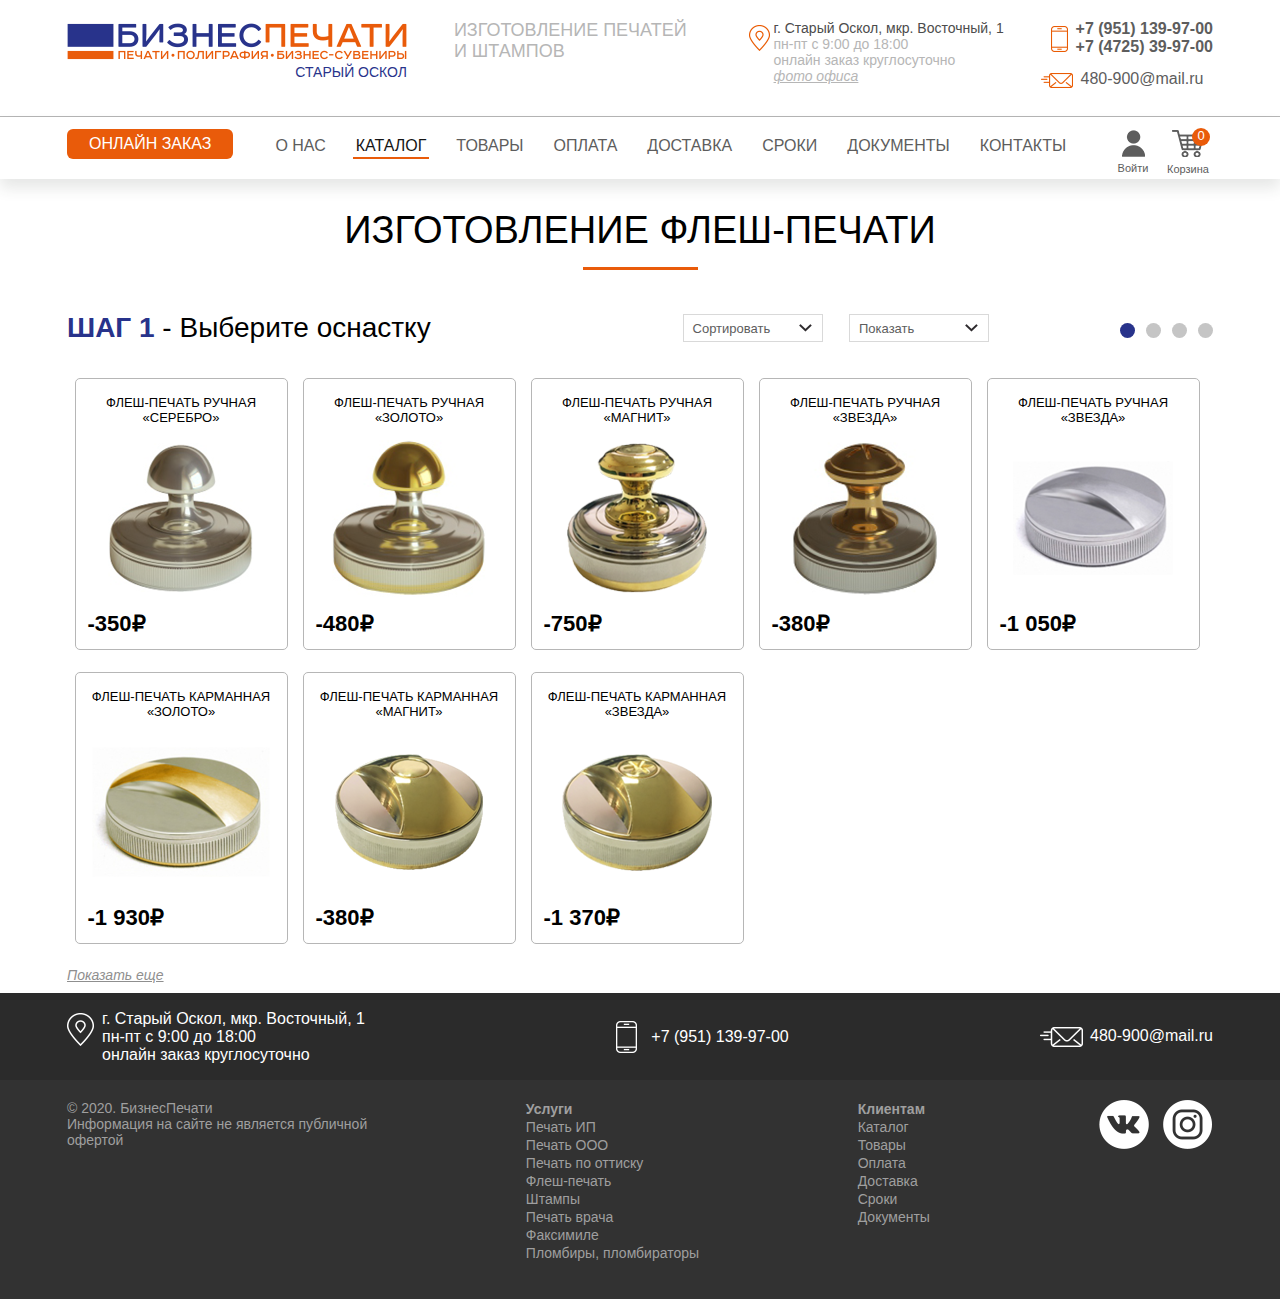
<file: order-flesh-pechat.html>
<!DOCTYPE html>
<html lang="ru">
<head>
	<meta charset="UTF-8">
	<meta name="viewport" content="width=device-width, initial-scale=1.0">
	<title>Бизнес Печати</title>
	<link rel="stylesheet" href="style.css">
</head>
<body>
	
	<header class="header">
		<div class="header-top">
			<div class="container">
				<div class="header__section">
					<div class="logo">
						<div class="logo__img">
							<a href="/">
								<img src="assets/img/logo_businessprint_v12.svg" alt="logo">
							</a>
						</div>
						<div class="logo__text">
							<span class="logo__text-elem d_upper">старый оскол</span>
						</div>

					</div>
					<div class="logo-desc">
						<span class="logo-desc__elem d_upper">Изготовление печатей<br /> и штампов</span>
					</div>
					<div class="header-address">
						<p class="header-address__main-text">г. Старый Оскол, мкр. Восточный, 1</p>
						<p class="header-address__sec">пн-пт с 9:00 до 18:00</p>
						<p class="header-address__sec">онлайн заказ круглосуточно</p>
						<p class="header-address__sec"><a href="" class="header-address__link"><i>фото офиса</i></a></p>
					</p>
				</div>
				<div class="header-feedback">
					<div class="header-feedback__phone">
						<p class="phone-number"><a href="tel:+79511399700">+7 (951) 139-97-00</a></p>
						<p class="phone-number"><a href="tel:+74725399700">+7 (4725) 39-97-00</a></p>
					</div>
					<div class="header-feedback__email">
						<p class="email"><a href="mailto:480-900@mail.ru">480-900@mail.ru</a></p>
					</div>
				</div>
			</div>
		</div>
	</div>
	<nav class="nav">
		<div class="container">
			<div class="nav-main" id="nav-main">
				<div class="nav__order">
					<a href="#" class="order-link d_upper">онлайн заказ</a>
				</div>
				<div class="nav-menu">
					<ul class="nav-menu__items d_upper">
						<li class="nav-menu__item"><a class="item-link" href="#">О нас</a></li>
						<li class="nav-menu__item"><a class="active-item" href="#">Каталог</a></li>
						<li class="nav-menu__item"><a class="item-link" href="#">Товары</a></li>
						<li class="nav-menu__item"><a class="item-link" href="#">Оплата</a></li>
						<li class="nav-menu__item"><a class="item-link" href="#">Доставка</a></li>
						<li class="nav-menu__item"><a class="item-link" href="#">Сроки</a></li>
						<li class="nav-menu__item"><a class="item-link" href="#">Документы</a></li>
						<li class="nav-menu__item"><a class="item-link" href="#">Контакты</a></li>
					</ul>
				</div>
				<div class="nav__login-backet">
					<div class="profil">
						<img src="assets/img/profil.png" alt="icon">
						<span class="icon-bottom-text">Войти</span>
					</div>
					<div class="backet">
						<img src="assets/img/basket.png" alt="icon">
						<span class="icon-bottom-text">Корзина
							<span class="backet-count">0</span>
						</span>

					</div>
				</div>
				<div class="mobile-menu" id="menu-mobile">
					<img src="assets/img/menu-big.png" />
				</div>
			</div>
		</div>
	</nav>
	<nav class="nav-mobile">
		<div class="container">
			<div class="nav-main-mobile" id="nav-main-mobile">
				<div class="nav__order-mobile">
					<a href="#" class="order-link d_upper">онлайн заказ</a>
				</div>
				<div class="nav-menu-mobile">
					<ul class="nav-menu__items-mobile d_upper">
						<li class="nav-menu__item-mobile"><a class="item-link" href="#">О нас</a></li>
						<li class="nav-menu__item-mobile"><a class="active-item" href="#">Каталог</a></li>
						<li class="nav-menu__item-mobile"><a class="item-link" href="#">Товары</a></li>
						<li class="nav-menu__item-mobile"><a class="item-link" href="#">Оплата</a></li>
						<li class="nav-menu__item-mobile"><a class="item-link" href="#">Доставка</a></li>
						<li class="nav-menu__item-mobile"><a class="item-link" href="#">Сроки</a></li>
						<li class="nav-menu__item-mobile"><a class="item-link" href="#">Документы</a></li>
						<li class="nav-menu__item-mobile"><a class="item-link" href="#">Контакты</a></li>
					</ul>
				</div>
				<div class="nav__login-backet-mobile">
					<div class="profil">
						<img src="assets/img/profil.png" alt="icon">
						<span class="icon-bottom-text">Войти</span>
					</div>
					<div class="backet">
						<img src="assets/img/basket.png" alt="icon">
						<span class="icon-bottom-text">Корзина
							<span class="backet-count">0</span>
						</span>
					</div>
				</div>
			</div>
		</div>
	</nav>
</header>	
<section class="order-section">
	<div class="container order-container">
		<div class="step-first">
			<div class="main-title">Изготовление ФЛЕШ-печати</div>
			<div class="step-nav">
				<div class="step"><span class="s_blue">Шаг 1</span> - Выберите оснастку</div>
				<div class="filters">
					<div class="input-filter">
						<select class="first-select">
							<option value="hide">Сортировать</option>
							<option value="Пункт 1">Пункт 1</option>
							<option value="Пункт 2">Пункт 2</option>
							<option value="Пункт 3">Пункт 3</option>
						</select>	
						<select>
							<option value="hide">Показать</option>
							<option value="Пункт 1">Пункт 1</option>
							<option value="Пункт 2">Пункт 2</option>
							<option value="Пункт 3">Пункт 3</option>
						</select>
					</div>
					<div class="order-dots">
						<span class="order-dots__item active-dot first-dot"></span>
						<span class="order-dots__item"></span>
						<span class="order-dots__item"></span>
						<span class="order-dots__item"></span>
					</div>
				</div>
			</div>
			<div class="order-first-items flesh-pechat">
				<div class="order-item">
					<div class="product-item__title">флеш-печать ручная «серебро»</div>
					<div class="product-item__img">
						<img src="assets/img/flesh-pechat-1.png" />
					</div>
					<div class="product-item__price">
						<span>-350₽</span>
					</div>
				</div>
				<div class="order-item">
					<div class="product-item__title">флеш-печать ручная «золото»</div>
					<div class="product-item__img">
						<img src="assets/img/flesh-pechat-2.png" />
					</div>
					<div class="product-item__price">
						<span>-480₽</span>
					</div>
				</div>
				<div class="order-item">
					<div class="product-item__title">флеш-печать ручная «магнит»</div>
					<div class="product-item__img">
						<img src="assets/img/flesh-pechat-3.png" />
					</div>
					<div class="product-item__price">
						<span>-750₽</span>
					</div>
				</div>
				<div class="order-item">
					<div class="product-item__title">флеш-печать ручная «звезда»</div>
					<div class="product-item__img">
						<img src="assets/img/flesh-pechat-4.png" />
					</div>
					<div class="product-item__price">
						<span>-380₽</span>
					</div>
				</div>
				<div class="order-item">
					<div class="product-item__title">флеш-печать ручная «звезда»</div>
					<div class="product-item__img">
						<img src="assets/img/flesh-pechat-5.png" />
					</div>
					<div class="product-item__price">
						<span>-1 050₽</span>
					</div>
				</div>
				<div class="order-item">
					<div class="product-item__title">флеш-печать карманная «золото»</div>
					<div class="product-item__img">
						<img src="assets/img/flesh-pechat-6.png" />
					</div>
					<div class="product-item__price">
						<span>-1 930₽</span>
					</div>
				</div>
				<div class="order-item">
					<div class="product-item__title">флеш-печать карманная «магнит»</div>
					<div class="product-item__img">
						<img src="assets/img/flesh-pechat-7.png" />
					</div>
					<div class="product-item__price">
						<span>-380₽</span>
					</div>
				</div>
				<div class="order-item">
					<div class="product-item__title">флеш-печать карманная «звезда»</div>
					<div class="product-item__img">
						<img src="assets/img/flesh-pechat-8.png" />
					</div>
					<div class="product-item__price">
						<span>-1 370₽</span>
					</div>
				</div>				
			</div>
			<span><a href="#" class="d_more"><i>Показать еще</i></a></span>
		</div>
		<div class="step-second">
			<div class="step-nav flesh-nav">
				<div class="step"><span class="s_blue">Шаг 2</span> - Выберите оттиск</div>
				<div class="filters">
					<div class="order-dots">
						<span class="order-dots__item active-dot first-dot"></span>
						<span class="order-dots__item active-dot second-dot"></span>
						<span class="order-dots__item"></span>
						<span class="order-dots__item"></span>
					</div>
				</div>
			</div>
			<div class="color-count">
				<div class="color-count__item">
					<div class="product-item__title">1 цвет</div>
					<div class="color-count__img">
						<img src="assets/img/color-1.png">
					</div>
					<div class="product-item__price"><span>+0₽</span></div>
				</div>
				<div class="color-count__item">
					<div class="product-item__title">2 цвета</div>
					<div class="color-count__img">
						<img src="assets/img/color-2.png">
					</div>
					<div class="product-item__price"><span>+250₽</span></div>
				</div>
				<div class="color-count__item">
					<div class="product-item__title">3 цвета</div>
					<div class="color-count__img">
						<img src="assets/img/color-3.png">
					</div>
					<div class="product-item__price"><span>+250₽</span></div>
				</div>
			</div>
			<div class="color-change">
				<div class="color-change__title">выберите цвета:</div>
				<div class="color-blocks">
					<div class="first-block general-block">
						<div class="color-blocks__text">внешний сектор:</div>
						<div class="color-select">
							<div class="colors1 blue"></div>
							<div class="colors1 red"></div>
							<div class="colors1 green"></div>
							<div class="colors1 black"></div>
						</div>
					</div>
					<div class="second-block general-block">
						<div class="color-blocks__text">внутренний верхний сектор:</div>
						<div class="color-select">
							<div class="colors2 blue"></div>
							<div class="colors2 red"></div>
							<div class="colors2 green"></div>
							<div class="colors2 black"></div>
						</div>
					</div>
					<div class="third-block general-block">
						<div class="color-blocks__text">внутренний нижний сектор:</div>
						<div class="color-select">
							<div class="colors3 blue"></div>
							<div class="colors3 red"></div>
							<div class="colors3 green"></div>
							<div class="colors3 black"></div>
						</div>
					</div>
				</div>
			</div>
		</div>
		<div class="step-third">
			<div class="step-nav flesh-nav">
				<div class="step"><span class="s_blue">Шаг 3</span> - Выберите оттиск</div>
				<div class="filters">
					<div class="order-dots">
						<span class="order-dots__item active-dot first-dot"></span>
						<span class="order-dots__item active-dot second-dot"></span>
						<span class="order-dots__item active-dot third-dot"></span>
						<span class="order-dots__item"></span>
					</div>
				</div>
			</div>
			<div class="order-first-items">
				<div class="change-item-flesh">
					<img src="assets/img/color-pechat-1.png" />
					<span>1.1</span>
				</div>
				<div class="change-item-flesh">
					<img src="assets/img/color-pechat-2.png" />
					<span>1.2</span>
				</div>
				<div class="change-item-flesh">
					<img src="assets/img/color-pechat-3.png" />
					<span>1.3</span>
				</div>
				<div class="change-item-flesh">
					<img src="assets/img/color-pechat-4.png" />
					<span>1.4</span>
				</div>
				<div class="change-item-flesh">
					<img src="assets/img/color-pechat-5.png" />
					<span>1.5</span>
				</div>
			</div>
			<span><a href="#" class="d_more"><i>Показать еще</i></a></span>
		</div>
		<div class="step-fourth">
			<div class="step-nav">
				<div class="step"><span class="s_blue">Шаг 4</span> - Заполните форму</div>
				<div class="filters">
					<div class="order-dots">
						<span class="order-dots__item active-dot first-dot"></span>
						<span class="order-dots__item active-dot second-dot"></span>
						<span class="order-dots__item active-dot third-dot"></span>
						<span class="order-dots__item active-dot fourth-dot"></span>
					</div>
				</div>
			</div>
			<form action="">
				<div class="input-form">
					<div class="to-fill">
						<div class="to-fill__top">
							<input type="text" class="standart-size right-m" placeholder="Форма собственности (ИП/ООО/ОАО/др.)*">
							<input type="text" class="big-size" placeholder="Наименование организации как в Уставе*">
						</div>
						<div class="to-fill__bottom">
							<input type="text" class="standart-size right-m" placeholder="ИНН*">
							<input type="text" class="standart-size right-m" placeholder="ОГРН*">
							<input type="text" class="standart-size" placeholder="Город нахождения организации*">
						</div>
						<div class="to-fill__file">
							<input type="file" class="file-input" id="file-input" >
							<label  for="file-input" class="file-label">ПРИКРЕПИТЬ ФАЙЛ</label>
							<div class="file-text">* Внимательно проверяйте заполненные Вами данные.<br>
							После оформления заказа, претензии связанные с орфографическими и другими ошибками, не принимаются</div>
						</div>
						<div class="to-fill__textarea">
							<textarea name="" id="" cols="30" rows="10" placeholder="Комментарий к заказу"></textarea>
						</div>
					</div>
					<div class="input__buttons">
						<button class="order-standart-btn to-order-btn">заказать еще</button>
						<button class="order-standart-btn form-order-btn">ОФОРМИТЬ ЗАКАЗ</button>
					</div>
				</div>
			</form>
		</div>	
	</div>
</section>
<footer class="footer">
	<div class="footer-top">
		<div class="container">
			<div class="footer__feedback">
				<div class="footer-top__location">
					<span>
						г. Старый Оскол, мкр. Восточный, 1 <br />
						пн-пт с 9:00 до 18:00 <br />
						онлайн заказ круглосуточно
					</span>
				</div>
				<div class="footer-top__mobile">
					<span><a href="tel:+79511399700">+7 (951) 139-97-00</a></span>
				</div>
				<div class="footer-top__email">
					<span><a href="mailto:480-900@mail.ru">480-900@mail.ru</a></span>
				</div>
			</div>
		</div>
	</div>
	<div class="footer-bottom">
		<div class="container">
			<div class="footer__links">
				<div class="footer__author">
					<span>© 2020. БизнесПечати <br />
						Информация на сайте не является публичной <br />
					офертой</span>
				</div>
				<div class="footer__list">
					<ul class="footer__list-item">
						<li class="d_bold"><a href="">Услуги</a></li>
						<li><a href="">Печать ИП</a></li>
						<li><a href="">Печать ООО</a></li>
						<li><a href="">Печать по оттиску</a></li>
						<li><a href="">Флеш-печать</a></li>
						<li><a href="">Штампы</a></li>
						<li><a href="">Печать врача</a></li>
						<li><a href="">Факсимиле</a></li>
						<li><a href="">Пломбиры, пломбираторы</a></li>
					</ul>
				</div>
				<div class="footer__list">
					<ul class="footer__list-item">
						<li class="d_bold"><a href="">Клиентам</a></li>
						<li><a href="">Каталог</a></li>
						<li><a href="">Товары</a></li>
						<li><a href="">Оплата</a></li>
						<li><a href="">Доставка</a></li>
						<li><a href="">Сроки</a></li>
						<li><a href="">Документы</a></li>
					</ul>
				</div>
				<div class="footer__social">
					<div class="social">
						<a href="#" target="_self"><img src="assets/img/vk.png" alt="" /></a>
						<a href="#" target="_self"><img src="assets/img/instagram.png" alt="" /></a>
					</div>
				</div>
			</div>
		</div>	
	</div>
</footer>


<div class="close-menu" id="close-menu"></div>
<link rel="stylesheet" href="assets/lib/slick.css">
<link rel="stylesheet" href="assets/lib/slick-theme.css">
<script src="assets/js/menu.js"></script>
<script type="text/javascript" src="assets/lib/jquery-3.5.1.min.js"></script>
<script type="text/javascript" src="assets/lib/slick.min.js"></script>
<script src="assets/lib/jquery-ui.min.js"></script>
<script src="assets/js/slide.js"></script>
<script src="assets/js/select.js"></script>
<script src="assets/js/check.js"></script>
<script src="assets/js/select-color.js"></script>
</body>
</html>
</file>
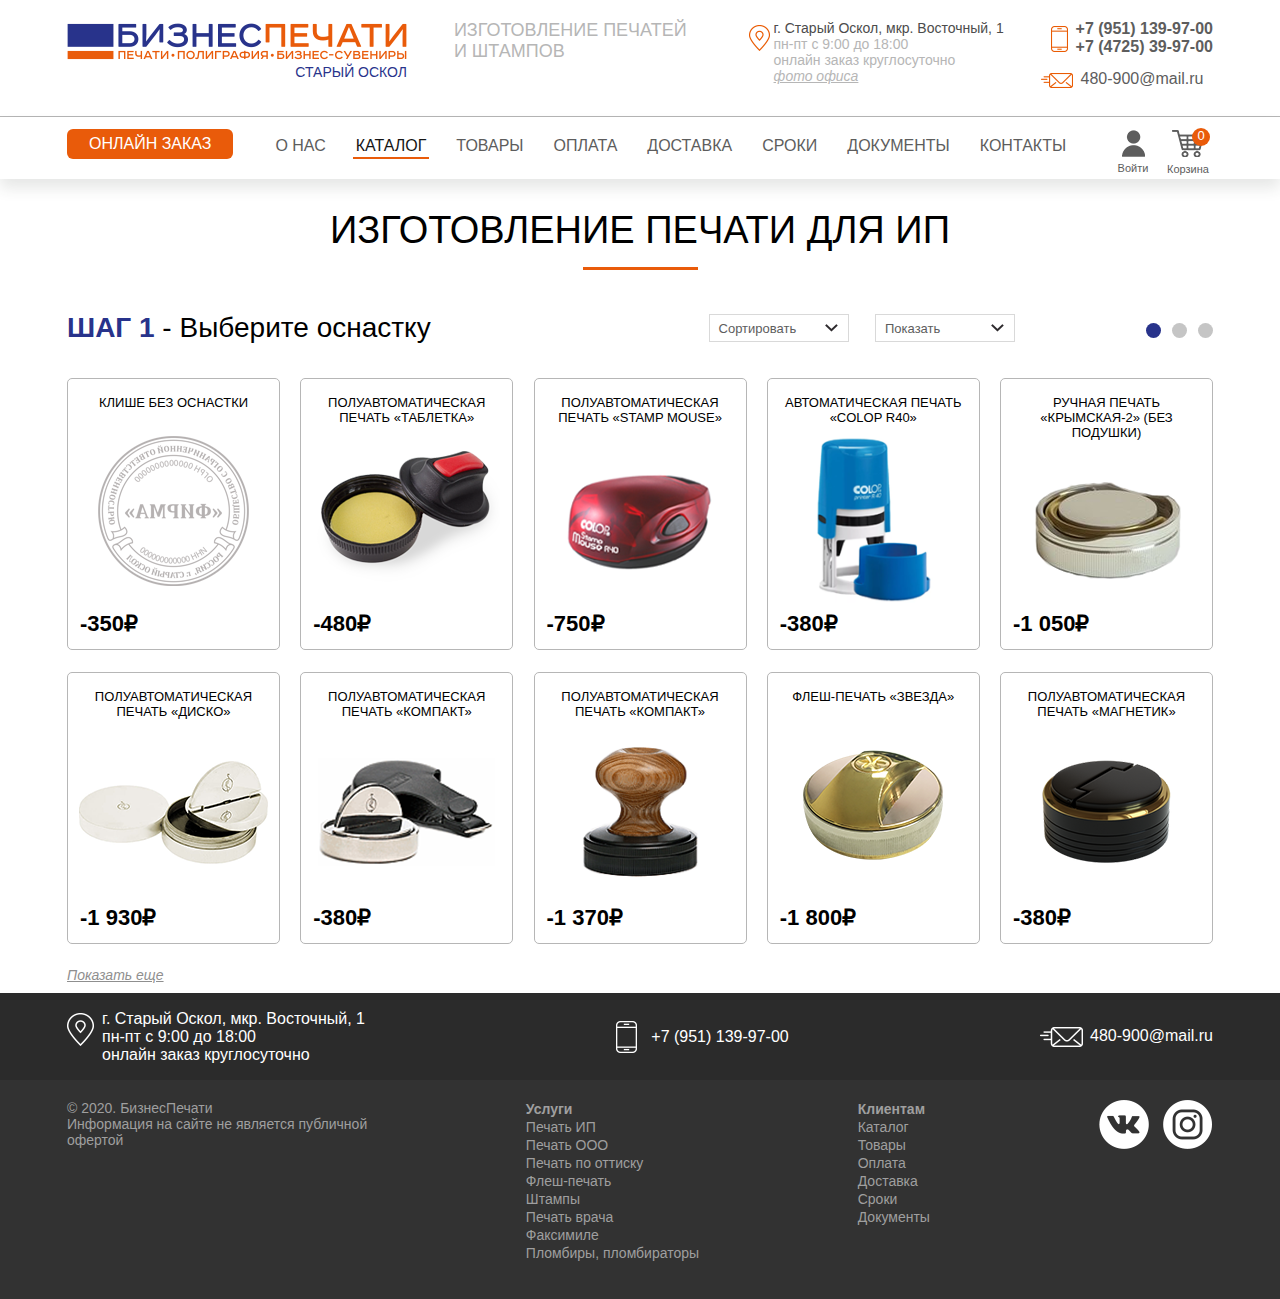
<file: order-ip.html>
<!DOCTYPE html>
<html lang="ru">
<head>
	<meta charset="UTF-8">
	<meta name="viewport" content="width=device-width, initial-scale=1.0">
	<title>Бизнес Печати</title>
	<link rel="stylesheet" href="style.css">
</head>
<body>
	
	<header class="header">
		<div class="header-top">
			<div class="container">
				<div class="header__section">
					<div class="logo">
						<div class="logo__img">
							<a href="/">
								<img src="assets/img/logo_businessprint_v12.svg" alt="logo">
							</a>
						</div>
						<div class="logo__text">
							<span class="logo__text-elem d_upper">старый оскол</span>
						</div>

					</div>
					<div class="logo-desc">
						<span class="logo-desc__elem d_upper">Изготовление печатей<br /> и штампов</span>
					</div>
					<div class="header-address">
						<p class="header-address__main-text">г. Старый Оскол, мкр. Восточный, 1</p>
						<p class="header-address__sec">пн-пт с 9:00 до 18:00</p>
						<p class="header-address__sec">онлайн заказ круглосуточно</p>
						<p class="header-address__sec"><a href="" class="header-address__link"><i>фото офиса</i></a></p>
					</p>
				</div>
				<div class="header-feedback">
					<div class="header-feedback__phone">
						<p class="phone-number"><a href="tel:+79511399700">+7 (951) 139-97-00</a></p>
						<p class="phone-number"><a href="tel:+74725399700">+7 (4725) 39-97-00</a></p>
					</div>
					<div class="header-feedback__email">
						<p class="email"><a href="mailto:480-900@mail.ru">480-900@mail.ru</a></p>
					</div>
				</div>
			</div>
		</div>
	</div>
	<nav class="nav">
		<div class="container">
			<div class="nav-main" id="nav-main">
				<div class="nav__order">
					<a href="#" class="order-link d_upper">онлайн заказ</a>
				</div>
				<div class="nav-menu">
					<ul class="nav-menu__items d_upper">
						<li class="nav-menu__item"><a class="item-link" href="#">О нас</a></li>
						<li class="nav-menu__item"><a class="active-item" href="#">Каталог</a></li>
						<li class="nav-menu__item"><a class="item-link" href="#">Товары</a></li>
						<li class="nav-menu__item"><a class="item-link" href="#">Оплата</a></li>
						<li class="nav-menu__item"><a class="item-link" href="#">Доставка</a></li>
						<li class="nav-menu__item"><a class="item-link" href="#">Сроки</a></li>
						<li class="nav-menu__item"><a class="item-link" href="#">Документы</a></li>
						<li class="nav-menu__item"><a class="item-link" href="#">Контакты</a></li>
					</ul>
				</div>
				<div class="nav__login-backet">
					<div class="profil">
						<img src="assets/img/profil.png" alt="icon">
						<span class="icon-bottom-text">Войти</span>
					</div>
					<div class="backet">
						<img src="assets/img/basket.png" alt="icon">
						<span class="icon-bottom-text">Корзина
							<span class="backet-count">0</span>
						</span>

					</div>
				</div>
				<div class="mobile-menu" id="menu-mobile">
					<img src="assets/img/menu-big.png" />
				</div>
			</div>
		</div>
	</nav>
	<nav class="nav-mobile">
		<div class="container">
			<div class="nav-main-mobile" id="nav-main-mobile">
				<div class="nav__order-mobile">
					<a href="#" class="order-link d_upper">онлайн заказ</a>
				</div>
				<div class="nav-menu-mobile">
					<ul class="nav-menu__items-mobile d_upper">
						<li class="nav-menu__item-mobile"><a class="item-link" href="#">О нас</a></li>
						<li class="nav-menu__item-mobile"><a class="active-item" href="#">Каталог</a></li>
						<li class="nav-menu__item-mobile"><a class="item-link" href="#">Товары</a></li>
						<li class="nav-menu__item-mobile"><a class="item-link" href="#">Оплата</a></li>
						<li class="nav-menu__item-mobile"><a class="item-link" href="#">Доставка</a></li>
						<li class="nav-menu__item-mobile"><a class="item-link" href="#">Сроки</a></li>
						<li class="nav-menu__item-mobile"><a class="item-link" href="#">Документы</a></li>
						<li class="nav-menu__item-mobile"><a class="item-link" href="#">Контакты</a></li>
					</ul>
				</div>
				<div class="nav__login-backet-mobile">
					<div class="profil">
						<img src="assets/img/profil.png" alt="icon">
						<span class="icon-bottom-text">Войти</span>
					</div>
					<div class="backet">
						<img src="assets/img/basket.png" alt="icon">
						<span class="icon-bottom-text">Корзина
							<span class="backet-count">0</span>
						</span>
					</div>
				</div>
			</div>
		</div>
	</nav>
</header>	
<section class="order-section">
	<div class="container order-container">
		<div class="step-first">
			<div class="main-title">Изготовление печати для ИП</div>
			<div class="step-nav">
				<div class="step"><span class="s_blue">Шаг 1</span> - Выберите оснастку</div>
				<div class="filters">
					<div class="input-filter">
						<select class="first-select">
							<option value="hide">Сортировать</option>
							<option value="Пункт 1">Пункт 1</option>
							<option value="Пункт 2">Пункт 2</option>
							<option value="Пункт 3">Пункт 3</option>
						</select>	
						<select>
							<option value="hide">Показать</option>
							<option value="Пункт 1">Пункт 1</option>
							<option value="Пункт 2">Пункт 2</option>
							<option value="Пункт 3">Пункт 3</option>
						</select>
					</div>
					<div class="order-dots">
						<span class="order-dots__item active-dot first-dot"></span>
						<span class="order-dots__item"></span>
						<span class="order-dots__item"></span>
					</div>
				</div>
			</div>
			<div class="order-first-items">
				<div class="order-item">
					<div class="product-item__title">клише без оснастки</div>
					<div class="product-item__img">
						<img src="assets/img/type-1.png" />
					</div>
					<div class="product-item__price">
						<span>-350₽</span>
					</div>
				</div>
				<div class="order-item">
					<div class="product-item__title">полуавтоматическая печать «таблетка»</div>
					<div class="product-item__img">
						<img src="assets/img/type-2.png" />
					</div>
					<div class="product-item__price">
						<span>-480₽</span>
					</div>
				</div>
				<div class="order-item">
					<div class="product-item__title">полуавтоматическая печать «stamp mouse»</div>
					<div class="product-item__img">
						<img src="assets/img/type-3.png" />
					</div>
					<div class="product-item__price">
						<span>-750₽</span>
					</div>
				</div>
				<div class="order-item">
					<div class="product-item__title">автоматическая печать «colop r40»</div>
					<div class="product-item__img">
						<img src="assets/img/type-4.png" />
					</div>
					<div class="product-item__price">
						<span>-380₽</span>
					</div>
				</div>
				<div class="order-item">
					<div class="product-item__title">ручная печать «крымская-2» (без подушки)</div>
					<div class="product-item__img">
						<img src="assets/img/type-5.png" />
					</div>
					<div class="product-item__price">
						<span>-1 050₽</span>
					</div>
				</div>
				<div class="order-item">
					<div class="product-item__title">полуавтоматическая печать «диско»</div>
					<div class="product-item__img">
						<img src="assets/img/type-6.png" />
					</div>
					<div class="product-item__price">
						<span>-1 930₽</span>
					</div>
				</div>
				<div class="order-item">
					<div class="product-item__title">полуавтоматическая печать «компакт»</div>
					<div class="product-item__img">
						<img src="assets/img/type-7.png" />
					</div>
					<div class="product-item__price">
						<span>-380₽</span>
					</div>
				</div>
				<div class="order-item">
					<div class="product-item__title">полуавтоматическая печать «компакт»</div>
					<div class="product-item__img">
						<img src="assets/img/type-8.png" />
					</div>
					<div class="product-item__price">
						<span>-1 370₽</span>
					</div>
				</div>
				<div class="order-item">
					<div class="product-item__title">флеш-печать «звезда»</div>
					<div class="product-item__img">
						<img src="assets/img/type-9.png" />
					</div>
					<div class="product-item__price">
						<span>-1 800₽</span>
					</div>
				</div>
				<div class="order-item">
					<div class="product-item__title">полуавтоматическая печать «магнетик»</div>
					<div class="product-item__img">
						<img src="assets/img/type-10.png" />
					</div>
					<div class="product-item__price">
						<span>-380₽</span>
					</div>
				</div>
				
			</div>
			<span><a href="#" class="d_more"><i>Показать еще</i></a></span>
		</div>
		<div class="step-second">
			<div class="step-nav">
				<div class="step"><span class="s_blue">Шаг 2</span> - Выберите оттиск</div>
				<div class="filters">
					<div class="input-filter">
						<select>
							<option value="hide">Показать</option>
							<option value="Пункт 1">Пункт 1</option>
							<option value="Пункт 2">Пункт 2</option>
							<option value="Пункт 3">Пункт 3</option>
						</select>
					</div>
					<div class="order-dots">
						<span class="order-dots__item active-dot first-dot"></span>
						<span class="order-dots__item active-dot second-dot"></span>
						<span class="order-dots__item"></span>
					</div>
				</div>
			</div>
			<div class="order-first-items">
				<div class="change-item">
					<img src="assets/img/pechat1.png" />
					<span>1.1</span>
				</div>
				<div class="change-item">
					<img src="assets/img/pechat2.png" />
					<span>1.2</span>
				</div>
				<div class="change-item">
					<img src="assets/img/pechat3.png" />
					<span>1.3</span>
				</div>
				<div class="change-item">
					<img src="assets/img/pechat4.png" />
					<span>1.4</span>
				</div>
				<div class="change-item">
					<img src="assets/img/pechat5.png" />
					<span>1.5</span>
				</div>
				<div class="change-item">
					<img src="assets/img/pechat6.png" />
					<span>2.1</span>
				</div>
				<div class="change-item">
					<img src="assets/img/pechat7.png" />
					<span>2.2</span>
				</div>
				<div class="change-item">
					<img src="assets/img/pechat8.png" />
					<span>2.3</span>
				</div>
				<div class="change-item">
					<img src="assets/img/pechat9.png" />
					<span>2.4</span>
				</div>
				<div class="change-item">
					<img src="assets/img/pechat10.png" />
					<span>2.5</span>
				</div>
				<div class="change-item">
					<img src="assets/img/pechat11.png" />
					<span>3.1</span>
				</div>
				<div class="change-item">
					<img src="assets/img/pechat12.png" />
					<span>3.2</span>
				</div>
				<div class="change-item">
					<img src="assets/img/pechat13.png" />
					<span>3.3</span>
				</div>
				<div class="change-item">
					<img src="assets/img/pechat14.png" />
					<span>3.4</span>
				</div>
				<div class="change-item">
					<img src="assets/img/pechat15.png" />
					<span>3.5</span>
				</div>
			</div>
			<span><a href="#" class="d_more"><i>Показать еще</i></a></span>
		</div>
		<div class="step-third">
			<div class="step-nav">
				<div class="step"><span class="s_blue">Шаг 3</span> - Заполните форму</div>
				<div class="filters">
					<div class="order-dots">
						<span class="order-dots__item active-dot first-dot"></span>
						<span class="order-dots__item active-dot second-dot"></span>
						<span class="order-dots__item active-dot third-dot"></span>
					</div>
				</div>
			</div>
			<form action="">
				<div class="input-form">
					<div class="to-fill">
						<div class="to-fill__top">
							<input type="text" class="standart-size right-m" placeholder="Форма собственности (ИП/ООО/ОАО/др.)*">
							<input type="text" class="big-size" placeholder="Наименование организации как в Уставе*">
						</div>
						<div class="to-fill__bottom">
							<input type="text" class="standart-size right-m" placeholder="ИНН*">
							<input type="text" class="standart-size right-m" placeholder="ОГРН*">
							<input type="text" class="standart-size" placeholder="Город нахождения организации*">
						</div>
						<div class="to-fill__file">
							<input type="file" class="file-input" id="file-input" >
							<label  for="file-input" class="file-label">ПРИКРЕПИТЬ ФАЙЛ</label>
							<div class="file-text">* Внимательно проверяйте заполненные Вами данные.<br>
							После оформления заказа, претензии связанные с орфографическими и другими ошибками, не принимаются</div>
						</div>
						<div class="to-fill__textarea">
							<textarea name="" id="" cols="30" rows="10" placeholder="Комментарий к заказу"></textarea>
						</div>
					</div>
					<div class="input__buttons">
						<button class="order-standart-btn to-order-btn">заказать еще</button>
						<button class="order-standart-btn form-order-btn">ОФОРМИТЬ ЗАКАЗ</button>
					</div>
				</div>
			</form>
		</div>	
	</div>
</section>
<footer class="footer">
	<div class="footer-top">
		<div class="container">
			<div class="footer__feedback">
				<div class="footer-top__location">
					<span>
						г. Старый Оскол, мкр. Восточный, 1 <br />
						пн-пт с 9:00 до 18:00 <br />
						онлайн заказ круглосуточно
					</span>
				</div>
				<div class="footer-top__mobile">
					<span><a href="tel:+79511399700">+7 (951) 139-97-00</a></span>
				</div>
				<div class="footer-top__email">
					<span><a href="mailto:480-900@mail.ru">480-900@mail.ru</a></span>
				</div>
			</div>
		</div>
	</div>
	<div class="footer-bottom">
		<div class="container">
			<div class="footer__links">
				<div class="footer__author">
					<span>© 2020. БизнесПечати <br />
						Информация на сайте не является публичной <br />
					офертой</span>
				</div>
				<div class="footer__list">
					<ul class="footer__list-item">
						<li class="d_bold"><a href="">Услуги</a></li>
						<li><a href="">Печать ИП</a></li>
						<li><a href="">Печать ООО</a></li>
						<li><a href="">Печать по оттиску</a></li>
						<li><a href="">Флеш-печать</a></li>
						<li><a href="">Штампы</a></li>
						<li><a href="">Печать врача</a></li>
						<li><a href="">Факсимиле</a></li>
						<li><a href="">Пломбиры, пломбираторы</a></li>
					</ul>
				</div>
				<div class="footer__list">
					<ul class="footer__list-item">
						<li class="d_bold"><a href="">Клиентам</a></li>
						<li><a href="">Каталог</a></li>
						<li><a href="">Товары</a></li>
						<li><a href="">Оплата</a></li>
						<li><a href="">Доставка</a></li>
						<li><a href="">Сроки</a></li>
						<li><a href="">Документы</a></li>
					</ul>
				</div>
				<div class="footer__social">
					<div class="social">
						<a href="#" target="_self"><img src="assets/img/vk.png" alt="" /></a>
						<a href="#" target="_self"><img src="assets/img/instagram.png" alt="" /></a>
					</div>
				</div>
			</div>
		</div>	
	</div>
</footer>


<div class="close-menu" id="close-menu"></div>
<link rel="stylesheet" href="assets/lib/slick.css">
<link rel="stylesheet" href="assets/lib/slick-theme.css">
<script src="assets/js/menu.js"></script>
<script type="text/javascript" src="assets/lib/jquery-3.5.1.min.js"></script>
<script type="text/javascript" src="assets/lib/slick.min.js"></script>
<script src="assets/lib/jquery-ui.min.js"></script>
<script src="assets/js/slide.js"></script>
<script src="assets/js/select.js"></script>
<script src="assets/js/check.js"></script>
</body>
</html>
</file>
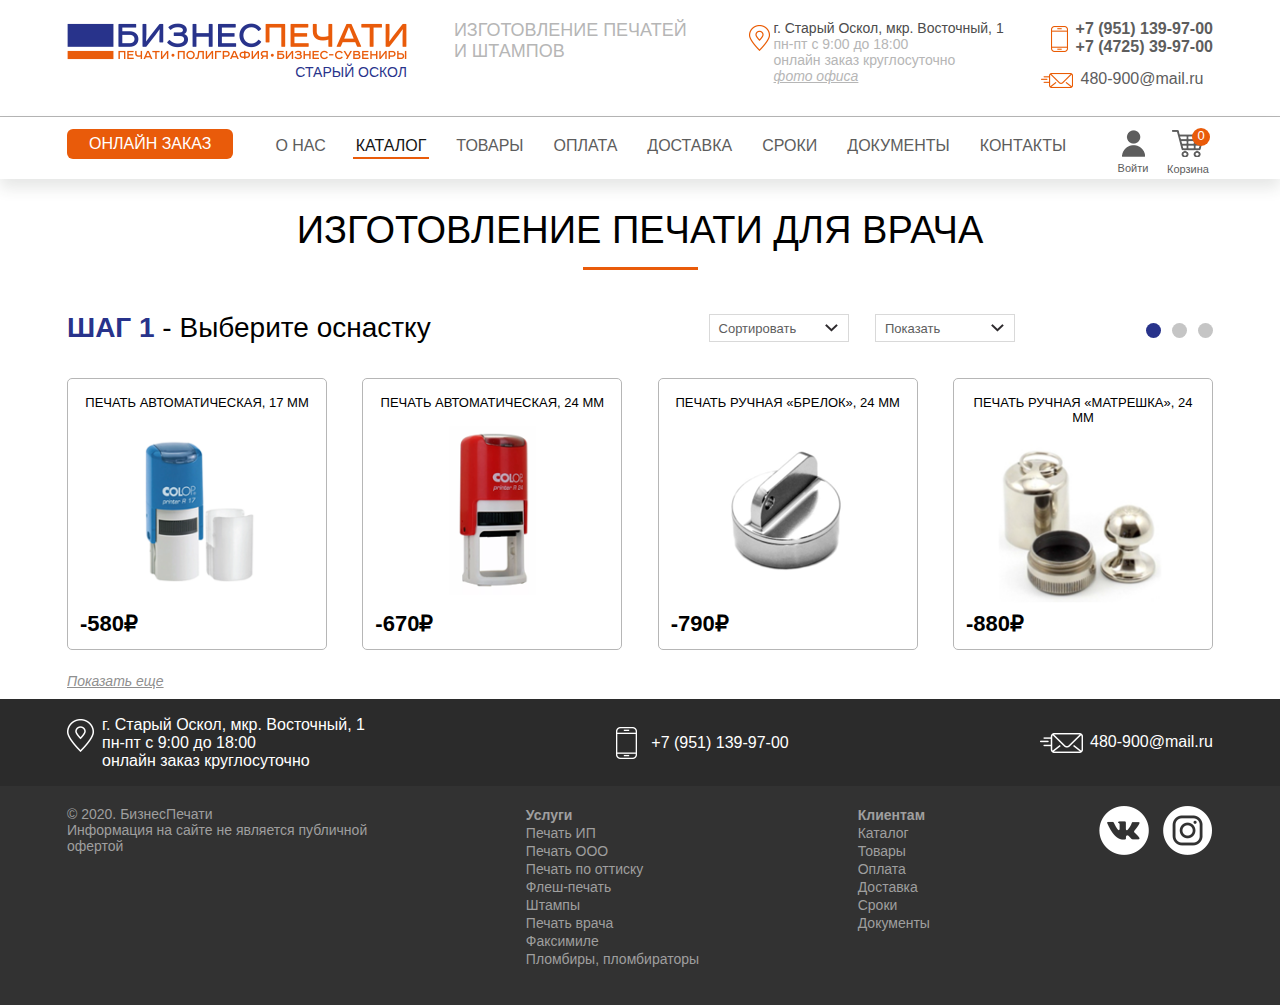
<file: order-medic.html>
<!DOCTYPE html>
<html lang="ru">
<head>
	<meta charset="UTF-8">
	<meta name="viewport" content="width=device-width, initial-scale=1.0">
	<title>Бизнес Печати</title>
	<link rel="stylesheet" href="style.css">
</head>
<body>
<header class="header">
		<div class="header-top">
			<div class="container">
				<div class="header__section">
					<div class="logo">
						<div class="logo__img">
							<a href="/">
								<img src="assets/img/logo_businessprint_v12.svg" alt="logo">
							</a>
						</div>
						<div class="logo__text">
							<span class="logo__text-elem d_upper">старый оскол</span>
						</div>

					</div>
					<div class="logo-desc">
						<span class="logo-desc__elem d_upper">Изготовление печатей<br /> и штампов</span>
					</div>
					<div class="header-address">
						<p class="header-address__main-text">г. Старый Оскол, мкр. Восточный, 1</p>
						<p class="header-address__sec">пн-пт с 9:00 до 18:00</p>
						<p class="header-address__sec">онлайн заказ круглосуточно</p>
						<p class="header-address__sec"><a href="" class="header-address__link"><i>фото офиса</i></a></p>
					</p>
				</div>
				<div class="header-feedback">
					<div class="header-feedback__phone">
						<p class="phone-number"><a href="tel:+79511399700">+7 (951) 139-97-00</a></p>
						<p class="phone-number"><a href="tel:+74725399700">+7 (4725) 39-97-00</a></p>
					</div>
					<div class="header-feedback__email">
						<p class="email"><a href="mailto:480-900@mail.ru">480-900@mail.ru</a></p>
					</div>
				</div>
			</div>
		</div>
	</div>
	<nav class="nav">
		<div class="container">
			<div class="nav-main" id="nav-main">
				<div class="nav__order">
					<a href="#" class="order-link d_upper">онлайн заказ</a>
				</div>
				<div class="nav-menu">
					<ul class="nav-menu__items d_upper">
						<li class="nav-menu__item"><a class="item-link" href="#">О нас</a></li>
						<li class="nav-menu__item"><a class="active-item" href="#">Каталог</a></li>
						<li class="nav-menu__item"><a class="item-link" href="#">Товары</a></li>
						<li class="nav-menu__item"><a class="item-link" href="#">Оплата</a></li>
						<li class="nav-menu__item"><a class="item-link" href="#">Доставка</a></li>
						<li class="nav-menu__item"><a class="item-link" href="#">Сроки</a></li>
						<li class="nav-menu__item"><a class="item-link" href="#">Документы</a></li>
						<li class="nav-menu__item"><a class="item-link" href="#">Контакты</a></li>
					</ul>
				</div>
				<div class="nav__login-backet">
					<div class="profil">
						<img src="assets/img/profil.png" alt="icon">
						<span class="icon-bottom-text">Войти</span>
					</div>
					<div class="backet">
						<img src="assets/img/basket.png" alt="icon">
						<span class="icon-bottom-text">Корзина
							<span class="backet-count">0</span>
						</span>

					</div>
				</div>
				<div class="mobile-menu" id="menu-mobile">
					<img src="assets/img/menu-big.png" />
				</div>
			</div>
		</div>
	</nav>
	<nav class="nav-mobile">
		<div class="container">
			<div class="nav-main-mobile" id="nav-main-mobile">
				<div class="nav__order-mobile">
					<a href="#" class="order-link d_upper">онлайн заказ</a>
				</div>
				<div class="nav-menu-mobile">
					<ul class="nav-menu__items-mobile d_upper">
						<li class="nav-menu__item-mobile"><a class="item-link" href="#">О нас</a></li>
						<li class="nav-menu__item-mobile"><a class="active-item" href="#">Каталог</a></li>
						<li class="nav-menu__item-mobile"><a class="item-link" href="#">Товары</a></li>
						<li class="nav-menu__item-mobile"><a class="item-link" href="#">Оплата</a></li>
						<li class="nav-menu__item-mobile"><a class="item-link" href="#">Доставка</a></li>
						<li class="nav-menu__item-mobile"><a class="item-link" href="#">Сроки</a></li>
						<li class="nav-menu__item-mobile"><a class="item-link" href="#">Документы</a></li>
						<li class="nav-menu__item-mobile"><a class="item-link" href="#">Контакты</a></li>
					</ul>
				</div>
				<div class="nav__login-backet-mobile">
					<div class="profil">
						<img src="assets/img/profil.png" alt="icon">
						<span class="icon-bottom-text">Войти</span>
					</div>
					<div class="backet">
						<img src="assets/img/basket.png" alt="icon">
						<span class="icon-bottom-text">Корзина
							<span class="backet-count">0</span>
						</span>
					</div>
				</div>
			</div>
		</div>
	</nav>
</header>	
<section class="order-section medic">
	<div class="container order-container">
		<div class="step-first">
			<div class="main-title">Изготовление печати для врача</div>
			<div class="step-nav">
				<div class="step"><span class="s_blue">Шаг 1</span> - Выберите оснастку</div>
				<div class="filters">
					<div class="input-filter">
						<select class="first-select">
							<option value="hide">Сортировать</option>
							<option value="Пункт 1">Пункт 1</option>
							<option value="Пункт 2">Пункт 2</option>
							<option value="Пункт 3">Пункт 3</option>
						</select>	
						<select>
							<option value="hide">Показать</option>
							<option value="Пункт 1">Пункт 1</option>
							<option value="Пункт 2">Пункт 2</option>
							<option value="Пункт 3">Пункт 3</option>
						</select>
					</div>
					<div class="order-dots">
						<span class="order-dots__item active-dot first-dot"></span>
						<span class="order-dots__item"></span>
						<span class="order-dots__item"></span>
					</div>
				</div>
			</div>
			<div class="order-first-items">
				<div class="order-item">
					<div class="product-item__title">ПЕЧАТЬ АВТОМАТИЧЕСКАЯ, 17 мм</div>
					<div class="product-item__img">
						<img src="assets/img/medic-type-1.png" />
					</div>
					<div class="product-item__price">
						<span>-580₽</span>
					</div>
				</div>
				<div class="order-item">
					<div class="product-item__title">ПЕЧАТЬ АВТОМАТИЧЕСКАЯ, 24 мм</div>
					<div class="product-item__img">
						<img src="assets/img/medic-type-2.png" />
					</div>
					<div class="product-item__price">
						<span>-670₽</span>
					</div>
				</div>
				<div class="order-item">
					<div class="product-item__title">печать ручная «брелок», 24 мм</div>
					<div class="product-item__img">
						<img src="assets/img/medic-type-3.png" />
					</div>
					<div class="product-item__price">
						<span>-790₽</span>
					</div>
				</div>
				<div class="order-item">
					<div class="product-item__title">печать ручная «матрешка», 24 мм</div>
					<div class="product-item__img">
						<img src="assets/img/medic-type-4.png" />
					</div>
					<div class="product-item__price">
						<span>-880₽</span>
					</div>
				</div>
			</div>
			<span><a href="#" class="d_more"><i>Показать еще</i></a></span>
		</div>
		<div class="step-second">
			<div class="step-nav">
				<div class="step"><span class="s_blue">Шаг 2</span> - Выберите оттиск</div>
				<div class="filters">
					<div class="input-filter">
						<select>
							<option value="hide">Показать</option>
							<option value="Пункт 1">Пункт 1</option>
							<option value="Пункт 2">Пункт 2</option>
							<option value="Пункт 3">Пункт 3</option>
						</select>
					</div>
					<div class="order-dots">
						<span class="order-dots__item active-dot first-dot"></span>
						<span class="order-dots__item active-dot second-dot"></span>
						<span class="order-dots__item"></span>
					</div>
				</div>
			</div>
			<div class="order-first-items">
				<div class="change-item">
					<img src="assets/img/medic-pechat-1.png" />
					<span>1.1</span>
				</div>
				<div class="change-item">
					<img src="assets/img/medic-pechat-2.png" />
					<span>1.2</span>
				</div>
				<div class="change-item">
					<img src="assets/img/medic-pechat-3.png" />
					<span>1.3</span>
				</div>
				<div class="change-item">
					<img src="assets/img/medic-pechat-4.png" />
					<span>1.4</span>
				</div>
				<div class="change-item">
					<img src="assets/img/medic-pechat-5.png" />
					<span>1.5</span>
				</div>
				<div class="change-item">
					<img src="assets/img/medic-pechat-6.png" />
					<span>2.1</span>
				</div>
				<div class="change-item">
					<img src="assets/img/medic-pechat-7.png" />
					<span>2.2</span>
				</div>
				<div class="change-item">
					<img src="assets/img/medic-pechat-8.png" />
					<span>2.3</span>
				</div>
				<div class="change-item">
					<img src="assets/img/medic-pechat-9.png" />
					<span>2.4</span>
				</div>
				<div class="change-item">
					<img src="assets/img/medic-pechat-10.png" />
					<span>2.5</span>
				</div>
				<div class="change-item">
					<img src="assets/img/medic-pechat-11.png" />
					<span>3.1</span>
				</div>
				<div class="change-item">
					<img src="assets/img/medic-pechat-12.png" />
					<span>3.2</span>
				</div>
				<div class="change-item">
					<img src="assets/img/medic-pechat-13.png" />
					<span>3.3</span>
				</div>
				<div class="change-item">
					<img src="assets/img/medic-pechat-14.png" />
					<span>3.4</span>
				</div>
				<div class="change-item">
					<img src="assets/img/medic-pechat-15.png" />
					<span>3.5</span>
				</div>
			</div>
			<span><a href="#" class="d_more"><i>Показать еще</i></a></span>
		</div>
		<div class="step-third">
			<div class="step-nav">
				<div class="step"><span class="s_blue">Шаг 3</span> - Заполните форму</div>
				<div class="filters">
					<div class="order-dots">
						<span class="order-dots__item active-dot first-dot"></span>
						<span class="order-dots__item active-dot second-dot"></span>
						<span class="order-dots__item active-dot third-dot"></span>
					</div>
				</div>
			</div>
			<form action="">
				<div class="input-form">
					<div class="to-fill">
						<div class="to-fill__bottom">
							<input type="text" class="standart-size right-m" placeholder="Фамилия*">
							<input type="text" class="standart-size right-m" placeholder="Имя*">
							<input type="text" class="standart-size" placeholder="Отчество*">
						</div>
						<div class="to-fill__file">
							<input type="file" class="file-input" id="file-input" >
							<label  for="file-input" class="file-label">ПРИКРЕПИТЬ ФАЙЛ</label>
							<div class="file-text">Прикрепите фото/скан диплома об окончании медицинского учебного заведения или сертификат и первую страницу паспорта</div>
						</div>
						<div class="to-fill__textarea">
							<div class="medic__textarea">
								<textarea name="" id="" cols="30" rows="10" placeholder="Комментарий к заказу"></textarea>
							</div>
							<div class="medic-small-text">* Внимательно проверяйте заполненные Вами данные.
После оформления заказа, претензии связанные с орфографическими и другими ошибками, не принимаются</div>
						</div>
					</div>
					<div class="input__buttons">
						<button class="order-standart-btn to-order-btn">заказать еще</button>
						<button class="order-standart-btn form-order-btn">ОФОРМИТЬ ЗАКАЗ</button>
					</div>
				</div>
			</form>
		</div>	
	</div>
</section>
<footer class="footer">
	<div class="footer-top">
		<div class="container">
			<div class="footer__feedback">
				<div class="footer-top__location">
					<span>
						г. Старый Оскол, мкр. Восточный, 1 <br />
						пн-пт с 9:00 до 18:00 <br />
						онлайн заказ круглосуточно
					</span>
				</div>
				<div class="footer-top__mobile">
					<span><a href="tel:+79511399700">+7 (951) 139-97-00</a></span>
				</div>
				<div class="footer-top__email">
					<span><a href="mailto:480-900@mail.ru">480-900@mail.ru</a></span>
				</div>
			</div>
		</div>
	</div>
	<div class="footer-bottom">
		<div class="container">
			<div class="footer__links">
				<div class="footer__author">
					<span>© 2020. БизнесПечати <br />
						Информация на сайте не является публичной <br />
					офертой</span>
				</div>
				<div class="footer__list">
					<ul class="footer__list-item">
						<li class="d_bold"><a href="">Услуги</a></li>
						<li><a href="">Печать ИП</a></li>
						<li><a href="">Печать ООО</a></li>
						<li><a href="">Печать по оттиску</a></li>
						<li><a href="">Флеш-печать</a></li>
						<li><a href="">Штампы</a></li>
						<li><a href="">Печать врача</a></li>
						<li><a href="">Факсимиле</a></li>
						<li><a href="">Пломбиры, пломбираторы</a></li>
					</ul>
				</div>
				<div class="footer__list">
					<ul class="footer__list-item">
						<li class="d_bold"><a href="">Клиентам</a></li>
						<li><a href="">Каталог</a></li>
						<li><a href="">Товары</a></li>
						<li><a href="">Оплата</a></li>
						<li><a href="">Доставка</a></li>
						<li><a href="">Сроки</a></li>
						<li><a href="">Документы</a></li>
					</ul>
				</div>
				<div class="footer__social">
					<div class="social">
						<a href="#" target="_self"><img src="assets/img/vk.png" alt="" /></a>
						<a href="#" target="_self"><img src="assets/img/instagram.png" alt="" /></a>
					</div>
				</div>
			</div>
		</div>	
	</div>
</footer>


<div class="close-menu" id="close-menu"></div>
<link rel="stylesheet" href="assets/lib/slick.css">
<link rel="stylesheet" href="assets/lib/slick-theme.css">
<script src="assets/js/menu.js"></script>
<script type="text/javascript" src="assets/lib/jquery-3.5.1.min.js"></script>
<script type="text/javascript" src="assets/lib/slick.min.js"></script>
<script src="assets/lib/jquery-ui.min.js"></script>
<script src="assets/js/slide.js"></script>
<script src="assets/js/select.js"></script>
<script src="assets/js/check.js"></script>
</body>
</html>
</file>
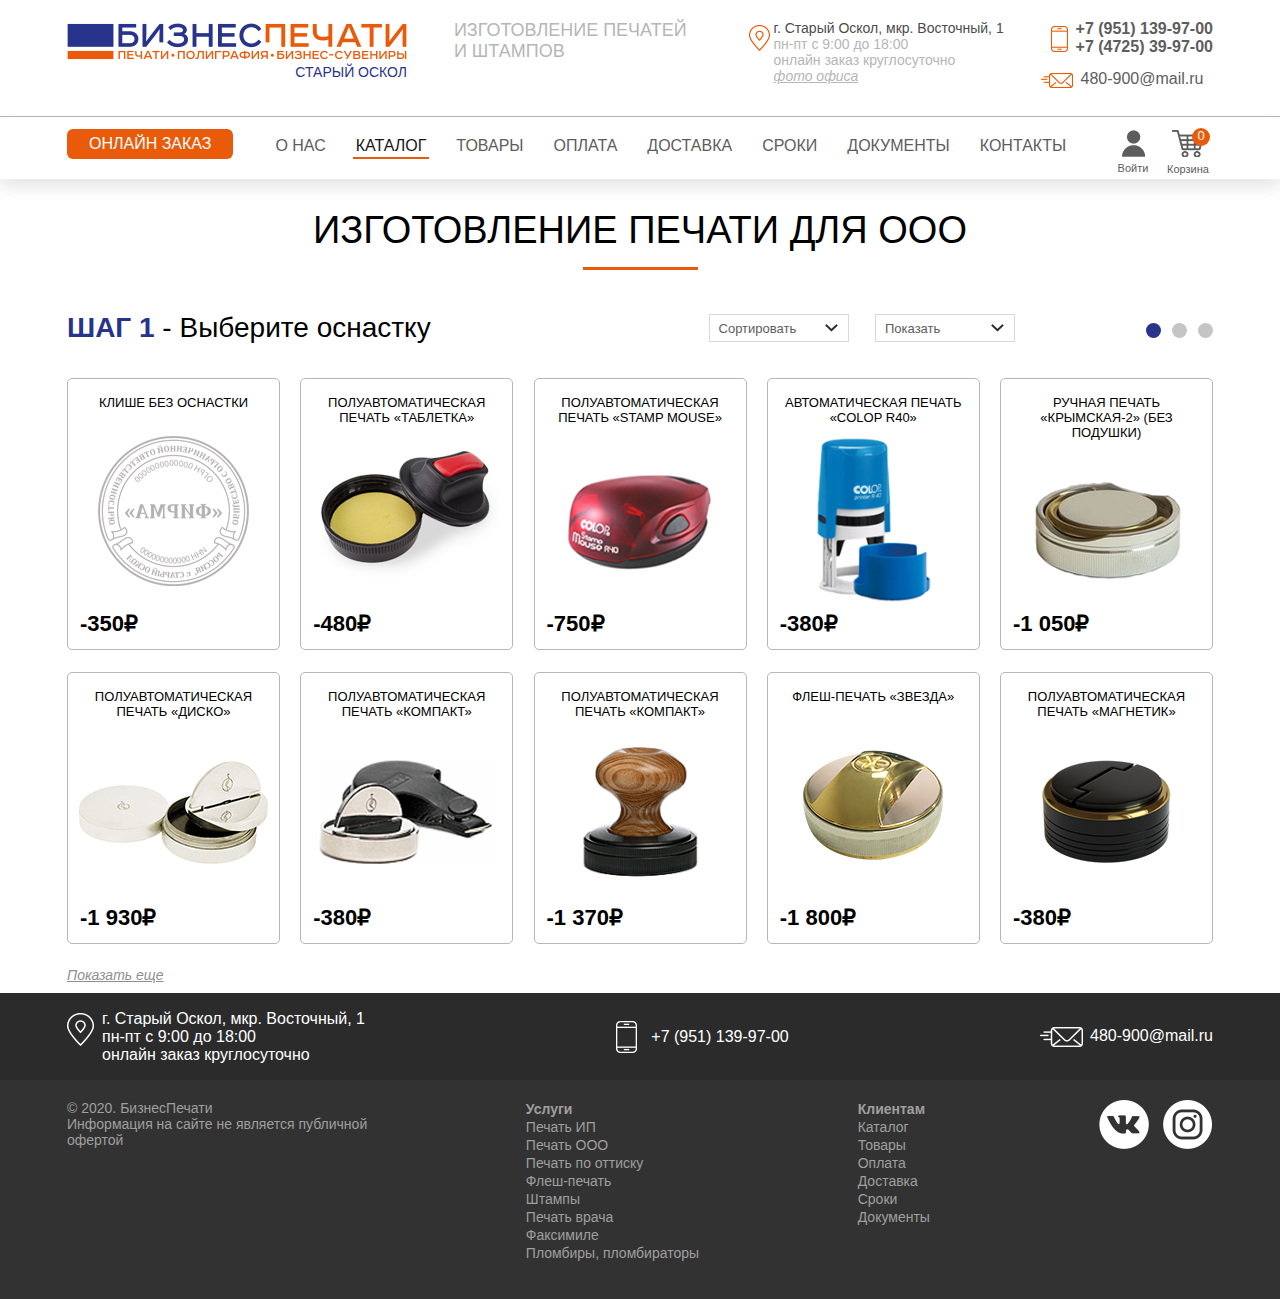
<file: order-ooo.html>
<!DOCTYPE html>
<html lang="ru">
<head>
	<meta charset="UTF-8">
	<meta name="viewport" content="width=device-width, initial-scale=1.0">
	<title>Бизнес Печати</title>
	<link rel="stylesheet" href="style.css">
</head>
<body>
	
	<header class="header">
		<div class="header-top">
			<div class="container">
				<div class="header__section">
					<div class="logo">
						<div class="logo__img">
							<a href="/">
								<img src="assets/img/logo_businessprint_v12.svg" alt="logo">
							</a>
						</div>
						<div class="logo__text">
							<span class="logo__text-elem d_upper">старый оскол</span>
						</div>

					</div>
					<div class="logo-desc">
						<span class="logo-desc__elem d_upper">Изготовление печатей<br /> и штампов</span>
					</div>
					<div class="header-address">
						<p class="header-address__main-text">г. Старый Оскол, мкр. Восточный, 1</p>
						<p class="header-address__sec">пн-пт с 9:00 до 18:00</p>
						<p class="header-address__sec">онлайн заказ круглосуточно</p>
						<p class="header-address__sec"><a href="" class="header-address__link"><i>фото офиса</i></a></p>
					</p>
				</div>
				<div class="header-feedback">
					<div class="header-feedback__phone">
						<p class="phone-number"><a href="tel:+79511399700">+7 (951) 139-97-00</a></p>
						<p class="phone-number"><a href="tel:+74725399700">+7 (4725) 39-97-00</a></p>
					</div>
					<div class="header-feedback__email">
						<p class="email"><a href="mailto:480-900@mail.ru">480-900@mail.ru</a></p>
					</div>
				</div>
			</div>
		</div>
	</div>
	<nav class="nav">
		<div class="container">
			<div class="nav-main" id="nav-main">
				<div class="nav__order">
					<a href="#" class="order-link d_upper">онлайн заказ</a>
				</div>
				<div class="nav-menu">
					<ul class="nav-menu__items d_upper">
						<li class="nav-menu__item"><a class="item-link" href="#">О нас</a></li>
						<li class="nav-menu__item"><a class="active-item" href="#">Каталог</a></li>
						<li class="nav-menu__item"><a class="item-link" href="#">Товары</a></li>
						<li class="nav-menu__item"><a class="item-link" href="#">Оплата</a></li>
						<li class="nav-menu__item"><a class="item-link" href="#">Доставка</a></li>
						<li class="nav-menu__item"><a class="item-link" href="#">Сроки</a></li>
						<li class="nav-menu__item"><a class="item-link" href="#">Документы</a></li>
						<li class="nav-menu__item"><a class="item-link" href="#">Контакты</a></li>
					</ul>
				</div>
				<div class="nav__login-backet">
					<div class="profil">
						<img src="assets/img/profil.png" alt="icon">
						<span class="icon-bottom-text">Войти</span>
					</div>
					<div class="backet">
						<img src="assets/img/basket.png" alt="icon">
						<span class="icon-bottom-text">Корзина
							<span class="backet-count">0</span>
						</span>

					</div>
				</div>
				<div class="mobile-menu" id="menu-mobile">
					<img src="assets/img/menu-big.png" />
				</div>
			</div>
		</div>
	</nav>
	<nav class="nav-mobile">
		<div class="container">
			<div class="nav-main-mobile" id="nav-main-mobile">
				<div class="nav__order-mobile">
					<a href="#" class="order-link d_upper">онлайн заказ</a>
				</div>
				<div class="nav-menu-mobile">
					<ul class="nav-menu__items-mobile d_upper">
						<li class="nav-menu__item-mobile"><a class="item-link" href="#">О нас</a></li>
						<li class="nav-menu__item-mobile"><a class="active-item" href="#">Каталог</a></li>
						<li class="nav-menu__item-mobile"><a class="item-link" href="#">Товары</a></li>
						<li class="nav-menu__item-mobile"><a class="item-link" href="#">Оплата</a></li>
						<li class="nav-menu__item-mobile"><a class="item-link" href="#">Доставка</a></li>
						<li class="nav-menu__item-mobile"><a class="item-link" href="#">Сроки</a></li>
						<li class="nav-menu__item-mobile"><a class="item-link" href="#">Документы</a></li>
						<li class="nav-menu__item-mobile"><a class="item-link" href="#">Контакты</a></li>
					</ul>
				</div>
				<div class="nav__login-backet-mobile">
					<div class="profil">
						<img src="assets/img/profil.png" alt="icon">
						<span class="icon-bottom-text">Войти</span>
					</div>
					<div class="backet">
						<img src="assets/img/basket.png" alt="icon">
						<span class="icon-bottom-text">Корзина
							<span class="backet-count">0</span>
						</span>
					</div>
				</div>
			</div>
		</div>
	</nav>
</header>	
<section class="order-section">
	<div class="container order-container">
		<div class="step-first">
			<div class="main-title">Изготовление печати для ООО</div>
			<div class="step-nav">
				<div class="step"><span class="s_blue">Шаг 1</span> - Выберите оснастку</div>
				<div class="filters">
					<div class="input-filter">
						<select class="first-select">
							<option value="hide">Сортировать</option>
							<option value="Пункт 1">Пункт 1</option>
							<option value="Пункт 2">Пункт 2</option>
							<option value="Пункт 3">Пункт 3</option>
						</select>	
						<select>
							<option value="hide">Показать</option>
							<option value="Пункт 1">Пункт 1</option>
							<option value="Пункт 2">Пункт 2</option>
							<option value="Пункт 3">Пункт 3</option>
						</select>
					</div>
					<div class="order-dots">
						<span class="order-dots__item active-dot first-dot"></span>
						<span class="order-dots__item"></span>
						<span class="order-dots__item"></span>
					</div>
				</div>
			</div>
			<div class="order-first-items">
				<div class="order-item">
					<div class="product-item__title">клише без оснастки</div>
					<div class="product-item__img">
						<img src="assets/img/type-1.png" />
					</div>
					<div class="product-item__price">
						<span>-350₽</span>
					</div>
				</div>
				<div class="order-item">
					<div class="product-item__title">полуавтоматическая печать «таблетка»</div>
					<div class="product-item__img">
						<img src="assets/img/type-2.png" />
					</div>
					<div class="product-item__price">
						<span>-480₽</span>
					</div>
				</div>
				<div class="order-item">
					<div class="product-item__title">полуавтоматическая печать «stamp mouse»</div>
					<div class="product-item__img">
						<img src="assets/img/type-3.png" />
					</div>
					<div class="product-item__price">
						<span>-750₽</span>
					</div>
				</div>
				<div class="order-item">
					<div class="product-item__title">автоматическая печать «colop r40»</div>
					<div class="product-item__img">
						<img src="assets/img/type-4.png" />
					</div>
					<div class="product-item__price">
						<span>-380₽</span>
					</div>
				</div>
				<div class="order-item">
					<div class="product-item__title">ручная печать «крымская-2» (без подушки)</div>
					<div class="product-item__img">
						<img src="assets/img/type-5.png" />
					</div>
					<div class="product-item__price">
						<span>-1 050₽</span>
					</div>
				</div>
				<div class="order-item">
					<div class="product-item__title">полуавтоматическая печать «диско»</div>
					<div class="product-item__img">
						<img src="assets/img/type-6.png" />
					</div>
					<div class="product-item__price">
						<span>-1 930₽</span>
					</div>
				</div>
				<div class="order-item">
					<div class="product-item__title">полуавтоматическая печать «компакт»</div>
					<div class="product-item__img">
						<img src="assets/img/type-7.png" />
					</div>
					<div class="product-item__price">
						<span>-380₽</span>
					</div>
				</div>
				<div class="order-item">
					<div class="product-item__title">полуавтоматическая печать «компакт»</div>
					<div class="product-item__img">
						<img src="assets/img/type-8.png" />
					</div>
					<div class="product-item__price">
						<span>-1 370₽</span>
					</div>
				</div>
				<div class="order-item">
					<div class="product-item__title">флеш-печать «звезда»</div>
					<div class="product-item__img">
						<img src="assets/img/type-9.png" />
					</div>
					<div class="product-item__price">
						<span>-1 800₽</span>
					</div>
				</div>
				<div class="order-item">
					<div class="product-item__title">полуавтоматическая печать «магнетик»</div>
					<div class="product-item__img">
						<img src="assets/img/type-10.png" />
					</div>
					<div class="product-item__price">
						<span>-380₽</span>
					</div>
				</div>
				
			</div>
			<span><a href="#" class="d_more"><i>Показать еще</i></a></span>
		</div>
		<div class="step-second">
			<div class="step-nav">
				<div class="step"><span class="s_blue">Шаг 2</span> - Выберите оттиск</div>
				<div class="filters">
					<div class="input-filter">
						<select>
							<option value="hide">Показать</option>
							<option value="Пункт 1">Пункт 1</option>
							<option value="Пункт 2">Пункт 2</option>
							<option value="Пункт 3">Пункт 3</option>
						</select>
					</div>
					<div class="order-dots">
						<span class="order-dots__item active-dot first-dot"></span>
						<span class="order-dots__item active-dot second-dot"></span>
						<span class="order-dots__item"></span>
					</div>
				</div>
			</div>
			<div class="order-first-items">
				<div class="change-item">
					<img src="assets/img/ooo-pechat1.png" />
					<span>1.1</span>
				</div>
				<div class="change-item">
					<img src="assets/img/ooo-pechat2.png" />
					<span>1.2</span>
				</div>
				<div class="change-item">
					<img src="assets/img/ooo-pechat3.png" />
					<span>1.3</span>
				</div>
				<div class="change-item">
					<img src="assets/img/ooo-pechat4.png" />
					<span>1.4</span>
				</div>
				<div class="change-item">
					<img src="assets/img/ooo-pechat5.png" />
					<span>1.5</span>
				</div>
				<div class="change-item">
					<img src="assets/img/ooo-pechat6.png" />
					<span>2.1</span>
				</div>
				<div class="change-item">
					<img src="assets/img/ooo-pechat7.png" />
					<span>2.2</span>
				</div>
				<div class="change-item">
					<img src="assets/img/ooo-pechat8.png" />
					<span>2.3</span>
				</div>
				<div class="change-item">
					<img src="assets/img/ooo-pechat9.png" />
					<span>2.4</span>
				</div>
				<div class="change-item">
					<img src="assets/img/ooo-pechat10.png" />
					<span>2.5</span>
				</div>
				<div class="change-item">
					<img src="assets/img/ooo-pechat11.png" />
					<span>3.1</span>
				</div>
				<div class="change-item">
					<img src="assets/img/ooo-pechat12.png" />
					<span>3.2</span>
				</div>
				<div class="change-item">
					<img src="assets/img/ooo-pechat13.png" />
					<span>3.3</span>
				</div>
				<div class="change-item">
					<img src="assets/img/ooo-pechat14.png" />
					<span>3.4</span>
				</div>
				<div class="change-item">
					<img src="assets/img/ooo-pechat15.png" />
					<span>3.5</span>
				</div>
			</div>
			<span><a href="#" class="d_more"><i>Показать еще</i></a></span>
		</div>
		<div class="step-third">
			<div class="step-nav">
				<div class="step"><span class="s_blue">Шаг 3</span> - Заполните форму</div>
				<div class="filters">
					<div class="order-dots">
						<span class="order-dots__item active-dot first-dot"></span>
						<span class="order-dots__item active-dot second-dot"></span>
						<span class="order-dots__item active-dot third-dot"></span>
					</div>
				</div>
			</div>
			<form action="">
				<div class="input-form">
					<div class="to-fill">
						<div class="to-fill__top">
							<input type="text" class="standart-size right-m" placeholder="Форма собственности (ИП/ООО/ОАО/др.)*">
							<input type="text" class="big-size" placeholder="Наименование организации как в Уставе*">
						</div>
						<div class="to-fill__bottom">
							<input type="text" class="standart-size right-m" placeholder="ИНН*">
							<input type="text" class="standart-size right-m" placeholder="ОГРН*">
							<input type="text" class="standart-size" placeholder="Город нахождения организации*">
						</div>
						<div class="to-fill__file">
							<input type="file" class="file-input" id="file-input" >
							<label  for="file-input" class="file-label">ПРИКРЕПИТЬ ФАЙЛ</label>
							<div class="file-text">* Внимательно проверяйте заполненные Вами данные.<br>
							После оформления заказа, претензии связанные с орфографическими и другими ошибками, не принимаются</div>
						</div>
						<div class="to-fill__textarea">
							<textarea name="" id="" cols="30" rows="10" placeholder="Комментарий к заказу"></textarea>
						</div>
					</div>
					<div class="input__buttons">
						<button class="order-standart-btn to-order-btn">заказать еще</button>
						<button class="order-standart-btn form-order-btn">ОФОРМИТЬ ЗАКАЗ</button>
					</div>
				</div>
			</form>
		</div>	
	</div>
</section>
<footer class="footer">
	<div class="footer-top">
		<div class="container">
			<div class="footer__feedback">
				<div class="footer-top__location">
					<span>
						г. Старый Оскол, мкр. Восточный, 1 <br />
						пн-пт с 9:00 до 18:00 <br />
						онлайн заказ круглосуточно
					</span>
				</div>
				<div class="footer-top__mobile">
					<span><a href="tel:+79511399700">+7 (951) 139-97-00</a></span>
				</div>
				<div class="footer-top__email">
					<span><a href="mailto:480-900@mail.ru">480-900@mail.ru</a></span>
				</div>
			</div>
		</div>
	</div>
	<div class="footer-bottom">
		<div class="container">
			<div class="footer__links">
				<div class="footer__author">
					<span>© 2020. БизнесПечати <br />
						Информация на сайте не является публичной <br />
					офертой</span>
				</div>
				<div class="footer__list">
					<ul class="footer__list-item">
						<li class="d_bold"><a href="">Услуги</a></li>
						<li><a href="">Печать ИП</a></li>
						<li><a href="">Печать ООО</a></li>
						<li><a href="">Печать по оттиску</a></li>
						<li><a href="">Флеш-печать</a></li>
						<li><a href="">Штампы</a></li>
						<li><a href="">Печать врача</a></li>
						<li><a href="">Факсимиле</a></li>
						<li><a href="">Пломбиры, пломбираторы</a></li>
					</ul>
				</div>
				<div class="footer__list">
					<ul class="footer__list-item">
						<li class="d_bold"><a href="">Клиентам</a></li>
						<li><a href="">Каталог</a></li>
						<li><a href="">Товары</a></li>
						<li><a href="">Оплата</a></li>
						<li><a href="">Доставка</a></li>
						<li><a href="">Сроки</a></li>
						<li><a href="">Документы</a></li>
					</ul>
				</div>
				<div class="footer__social">
					<div class="social">
						<a href="#" target="_self"><img src="assets/img/vk.png" alt="" /></a>
						<a href="#" target="_self"><img src="assets/img/instagram.png" alt="" /></a>
					</div>
				</div>
			</div>
		</div>	
	</div>
</footer>


<div class="close-menu" id="close-menu"></div>
<link rel="stylesheet" href="assets/lib/slick.css">
<link rel="stylesheet" href="assets/lib/slick-theme.css">
<script src="assets/js/menu.js"></script>
<script type="text/javascript" src="assets/lib/jquery-3.5.1.min.js"></script>
<script type="text/javascript" src="assets/lib/slick.min.js"></script>
<script src="assets/lib/jquery-ui.min.js"></script>
<script src="assets/js/slide.js"></script>
<script src="assets/js/select.js"></script>
<script src="assets/js/check.js"></script>
</body>
</html>
</file>
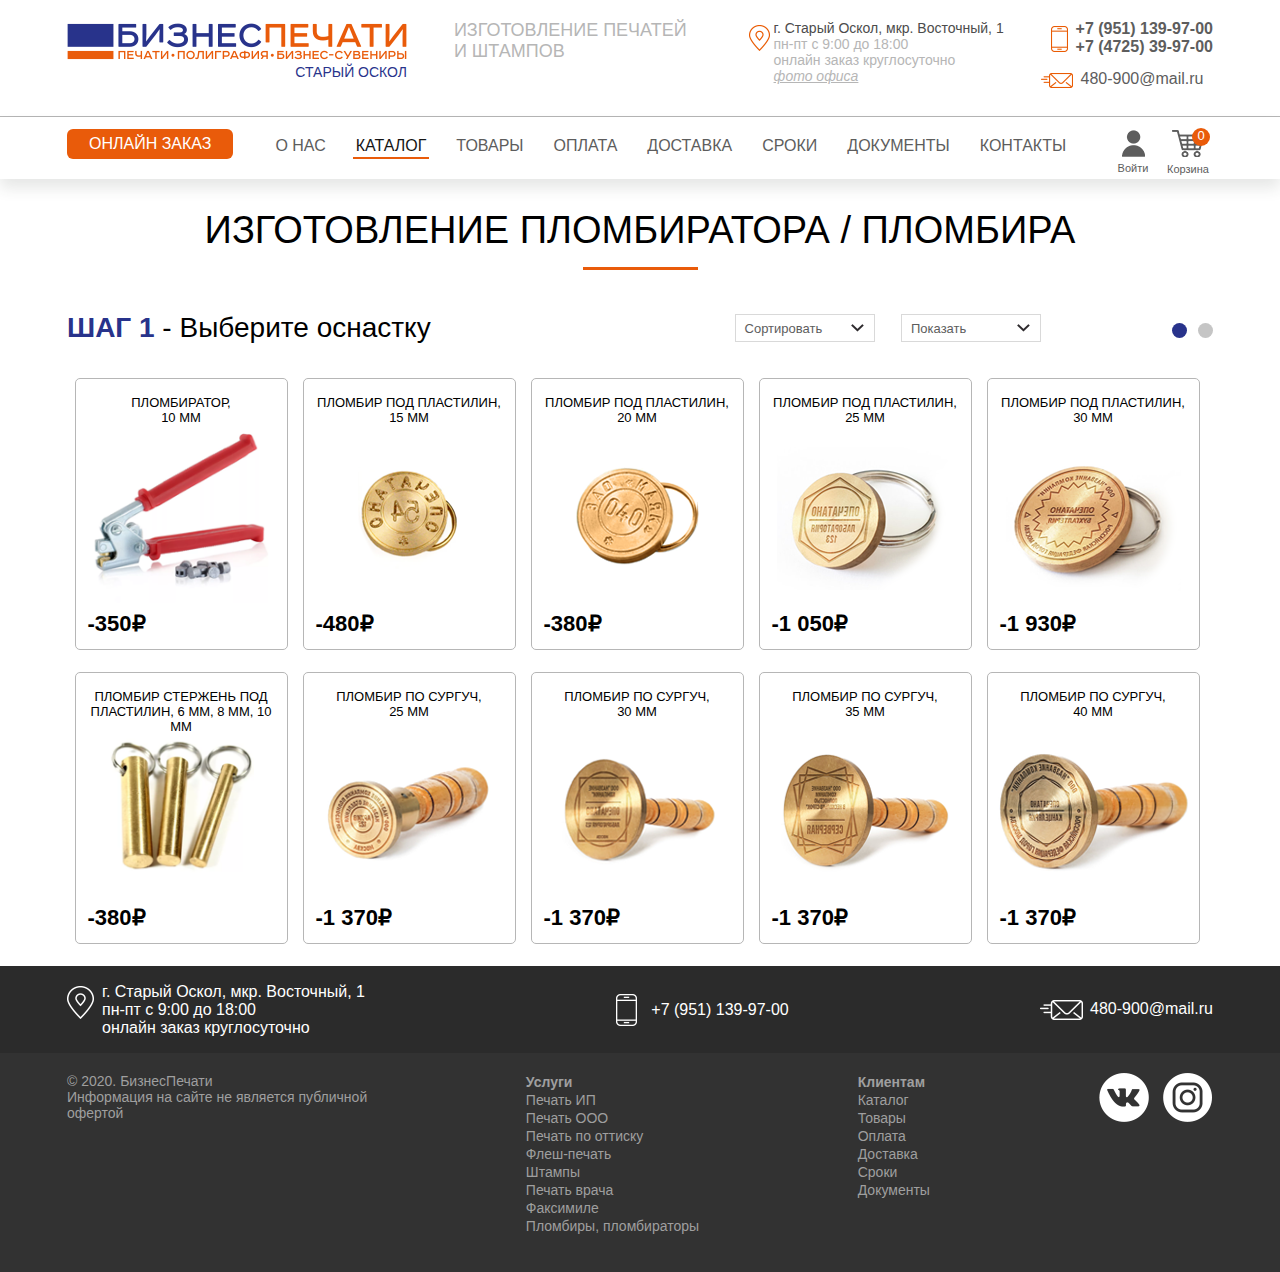
<file: order-plombir.html>
<!DOCTYPE html>
<html lang="ru">
<head>
	<meta charset="UTF-8">
	<meta name="viewport" content="width=device-width, initial-scale=1.0">
	<title>Бизнес Печати</title>
	<link rel="stylesheet" href="style.css">
</head>
<body>
	
	<header class="header">
		<div class="header-top">
			<div class="container">
				<div class="header__section">
					<div class="logo">
						<div class="logo__img">
							<a href="/">
								<img src="assets/img/logo_businessprint_v12.svg" alt="logo">
							</a>
						</div>
						<div class="logo__text">
							<span class="logo__text-elem d_upper">старый оскол</span>
						</div>

					</div>
					<div class="logo-desc">
						<span class="logo-desc__elem d_upper">Изготовление печатей<br /> и штампов</span>
					</div>
					<div class="header-address">
						<p class="header-address__main-text">г. Старый Оскол, мкр. Восточный, 1</p>
						<p class="header-address__sec">пн-пт с 9:00 до 18:00</p>
						<p class="header-address__sec">онлайн заказ круглосуточно</p>
						<p class="header-address__sec"><a href="" class="header-address__link"><i>фото офиса</i></a></p>
					</p>
				</div>
				<div class="header-feedback">
					<div class="header-feedback__phone">
						<p class="phone-number"><a href="tel:+79511399700">+7 (951) 139-97-00</a></p>
						<p class="phone-number"><a href="tel:+74725399700">+7 (4725) 39-97-00</a></p>
					</div>
					<div class="header-feedback__email">
						<p class="email"><a href="mailto:480-900@mail.ru">480-900@mail.ru</a></p>
					</div>
				</div>
			</div>
		</div>
	</div>
	<nav class="nav">
		<div class="container">
			<div class="nav-main" id="nav-main">
				<div class="nav__order">
					<a href="#" class="order-link d_upper">онлайн заказ</a>
				</div>
				<div class="nav-menu">
					<ul class="nav-menu__items d_upper">
						<li class="nav-menu__item"><a class="item-link" href="#">О нас</a></li>
						<li class="nav-menu__item"><a class="active-item" href="#">Каталог</a></li>
						<li class="nav-menu__item"><a class="item-link" href="#">Товары</a></li>
						<li class="nav-menu__item"><a class="item-link" href="#">Оплата</a></li>
						<li class="nav-menu__item"><a class="item-link" href="#">Доставка</a></li>
						<li class="nav-menu__item"><a class="item-link" href="#">Сроки</a></li>
						<li class="nav-menu__item"><a class="item-link" href="#">Документы</a></li>
						<li class="nav-menu__item"><a class="item-link" href="#">Контакты</a></li>
					</ul>
				</div>
				<div class="nav__login-backet">
					<div class="profil">
						<img src="assets/img/profil.png" alt="icon">
						<span class="icon-bottom-text">Войти</span>
					</div>
					<div class="backet">
						<img src="assets/img/basket.png" alt="icon">
						<span class="icon-bottom-text">Корзина
							<span class="backet-count">0</span>
						</span>

					</div>
				</div>
				<div class="mobile-menu" id="menu-mobile">
					<img src="assets/img/menu-big.png" />
				</div>
			</div>
		</div>
	</nav>
	<nav class="nav-mobile">
		<div class="container">
			<div class="nav-main-mobile" id="nav-main-mobile">
				<div class="nav__order-mobile">
					<a href="#" class="order-link d_upper">онлайн заказ</a>
				</div>
				<div class="nav-menu-mobile">
					<ul class="nav-menu__items-mobile d_upper">
						<li class="nav-menu__item-mobile"><a class="item-link" href="#">О нас</a></li>
						<li class="nav-menu__item-mobile"><a class="active-item" href="#">Каталог</a></li>
						<li class="nav-menu__item-mobile"><a class="item-link" href="#">Товары</a></li>
						<li class="nav-menu__item-mobile"><a class="item-link" href="#">Оплата</a></li>
						<li class="nav-menu__item-mobile"><a class="item-link" href="#">Доставка</a></li>
						<li class="nav-menu__item-mobile"><a class="item-link" href="#">Сроки</a></li>
						<li class="nav-menu__item-mobile"><a class="item-link" href="#">Документы</a></li>
						<li class="nav-menu__item-mobile"><a class="item-link" href="#">Контакты</a></li>
					</ul>
				</div>
				<div class="nav__login-backet-mobile">
					<div class="profil">
						<img src="assets/img/profil.png" alt="icon">
						<span class="icon-bottom-text">Войти</span>
					</div>
					<div class="backet">
						<img src="assets/img/basket.png" alt="icon">
						<span class="icon-bottom-text">Корзина
							<span class="backet-count">0</span>
						</span>
					</div>
				</div>
			</div>
		</div>
	</nav>
</header>	
<section class="order-section">
	<div class="container order-container">
		<div class="step-first">
			<div class="main-title">Изготовление пломбиратора / пломбира</div>
			<div class="step-nav">
				<div class="step"><span class="s_blue">Шаг 1</span> - Выберите оснастку</div>
				<div class="filters">
					<div class="input-filter">
						<select class="first-select">
							<option value="hide">Сортировать</option>
							<option value="Пункт 1">Пункт 1</option>
							<option value="Пункт 2">Пункт 2</option>
							<option value="Пункт 3">Пункт 3</option>
						</select>	
						<select>
							<option value="hide">Показать</option>
							<option value="Пункт 1">Пункт 1</option>
							<option value="Пункт 2">Пункт 2</option>
							<option value="Пункт 3">Пункт 3</option>
						</select>
					</div>
					<div class="order-dots">
						<span class="order-dots__item active-dot first-dot"></span>
						<span class="order-dots__item"></span>
					</div>
				</div>
			</div>
			<div class="order-first-items flesh-pechat">
				<div class="order-item inner">
					<div class="product-item__title">пломбиратор,  <br>
10 мм</div>
					<div class="product-item__img">
						<img src="assets/img/plombir1.png" />
					</div>
					<div class="product-item__price">
						<span>-350₽</span>
					</div>
				</div>
				<div class="order-item">
					<div class="product-item__title">пломбир под пластилин, <br>
15 мм</div>
					<div class="product-item__img">
						<img src="assets/img/plombir2.png" />
					</div>
					<div class="product-item__price">
						<span>-480₽</span>
					</div>
				</div>
				<div class="order-item">
					<div class="product-item__title">пломбир под пластилин, <br>
20 мм</div>
					<div class="product-item__img">
						<img src="assets/img/plombir3.png" />
					</div>
					<div class="product-item__price">
						<span>-380₽</span>
					</div>
				</div>
				<div class="order-item">
					<div class="product-item__title">пломбир под пластилин, <br>
25 мм</div>
					<div class="product-item__img">
						<img src="assets/img/plombir4.png" />
					</div>
					<div class="product-item__price">
						<span>-1 050₽</span>
					</div>
				</div>
				<div class="order-item">
					<div class="product-item__title">пломбир под пластилин, <br>
30 мм</div>
					<div class="product-item__img">
						<img src="assets/img/plombir5.png" />
					</div>
					<div class="product-item__price">
						<span>-1 930₽</span>
					</div>
				</div>
				<div class="order-item radius">
					<div class="product-item__title">пломбир стержень под 
пластилин, 6 мм, 8 мм, 10 мм</div>
					<div class="product-item__img">
						<img src="assets/img/plombir6.png" />
					</div>
					<div class="product-item__price">
						<span>-380₽</span>
					</div>
				</div>
				<div class="order-item">
					<div class="product-item__title">пломбир по сургуч, <br>
25 мм</div>
					<div class="product-item__img">
						<img src="assets/img/plombir7.png" />
					</div>
					<div class="product-item__price">
						<span>-1 370₽</span>
					</div>
				</div>	
				<div class="order-item">
					<div class="product-item__title">пломбир по сургуч, <br>
30 мм</div>
					<div class="product-item__img">
						<img src="assets/img/plombir8.png" />
					</div>
					<div class="product-item__price">
						<span>-1 370₽</span>
					</div>
				</div>	
				<div class="order-item">
					<div class="product-item__title">пломбир по сургуч, <br>
35 мм</div>
					<div class="product-item__img">
						<img src="assets/img/plombir9.png" />
					</div>
					<div class="product-item__price">
						<span>-1 370₽</span>
					</div>
				</div>	
				<div class="order-item">
					<div class="product-item__title">пломбир по сургуч, <br>
40 мм</div>
					<div class="product-item__img">
						<img src="assets/img/plombir10.png" />
					</div>
					<div class="product-item__price">
						<span>-1 370₽</span>
					</div>
				</div>	
			</div>
		</div>
		<div class="step-second plomir-sec">
			<div class="step-nav">
				<div class="step"><span class="s_blue">Шаг 2</span> - Введите текст для плашек</div>
				<div class="file-texters">
					<div class="order-dots">
						<span class="order-dots__item active-dot first-dot"></span>
						<span class="order-dots__item active-dot second-dot"></span>
					</div>
				</div>
			</div>
			<div class="input-form checkboxes">
				<div class="form__checkbox plomb__checkbox">
					<form>
						<span for="confirm" class="for_block">Выберите диаметр пломбира</span>

						<input type="radio" class="form__check" id="confirm" value="asd"><span class="get-right">6 мм</span>
						<input type="radio" class="form__check" id="confirm" value="asd"><span class="get-right">8 мм</span>
						<input type="radio" class="form__check" id="confirm" value="asd"><span class="get-right">10 мм</span>
					</form>
				</div>
			</div>
			<div class="get-text input-form">
				<div class="get-text__text">Текст по кругу</div>
				<div class="get-text__input"><input type="text" placeholder="Введите текст"></div>
				<div class="get-text__button">
					<input type="file" class="file-input" id="file-input" >
					<label  for="file-input" class="file-label">ПРИКРЕПИТЬ ФАЙЛ</label>
				</div>
			</div>
			<div class="get-text input-form lost">
				<div class="get-text__text">Текст по кругу</div>
				<div class="get-text__input"><input type="text" placeholder="Введите текст"></div>
				<div class="get-text__button">
					<input type="file" class="file-input" id="file-input" >
					<label  for="file-input" class="file-label">ПРИКРЕПИТЬ ФАЙЛ</label>
				</div>
			</div>
				<div class="input__buttons buttons-left">
					<button class="order-standart-btn to-order-btn">заказать еще</button>
					<button class="order-standart-btn form-order-btn">ОФОРМИТЬ ЗАКАЗ</button>
				</div>

		</div>
	</div>
</section>
<footer class="footer">
	<div class="footer-top">
		<div class="container">
			<div class="footer__feedback">
				<div class="footer-top__location">
					<span>
						г. Старый Оскол, мкр. Восточный, 1 <br />
						пн-пт с 9:00 до 18:00 <br />
						онлайн заказ круглосуточно
					</span>
				</div>
				<div class="footer-top__mobile">
					<span><a href="tel:+79511399700">+7 (951) 139-97-00</a></span>
				</div>
				<div class="footer-top__email">
					<span><a href="mailto:480-900@mail.ru">480-900@mail.ru</a></span>
				</div>
			</div>
		</div>
	</div>
	<div class="footer-bottom">
		<div class="container">
			<div class="footer__links">
				<div class="footer__author">
					<span>© 2020. БизнесПечати <br />
						Информация на сайте не является публичной <br />
					офертой</span>
				</div>
				<div class="footer__list">
					<ul class="footer__list-item">
						<li class="d_bold"><a href="">Услуги</a></li>
						<li><a href="">Печать ИП</a></li>
						<li><a href="">Печать ООО</a></li>
						<li><a href="">Печать по оттиску</a></li>
						<li><a href="">Флеш-печать</a></li>
						<li><a href="">Штампы</a></li>
						<li><a href="">Печать врача</a></li>
						<li><a href="">Факсимиле</a></li>
						<li><a href="">Пломбиры, пломбираторы</a></li>
					</ul>
				</div>
				<div class="footer__list">
					<ul class="footer__list-item">
						<li class="d_bold"><a href="">Клиентам</a></li>
						<li><a href="">Каталог</a></li>
						<li><a href="">Товары</a></li>
						<li><a href="">Оплата</a></li>
						<li><a href="">Доставка</a></li>
						<li><a href="">Сроки</a></li>
						<li><a href="">Документы</a></li>
					</ul>
				</div>
				<div class="footer__social">
					<div class="social">
						<a href="#" target="_self"><img src="assets/img/vk.png" alt="" /></a>
						<a href="#" target="_self"><img src="assets/img/instagram.png" alt="" /></a>
					</div>
				</div>
			</div>
		</div>	
	</div>
</footer>


<div class="close-menu" id="close-menu"></div>
<link rel="stylesheet" href="assets/lib/slick.css">
<link rel="stylesheet" href="assets/lib/slick-theme.css">
<script src="assets/js/menu.js"></script>
<script type="text/javascript" src="assets/lib/jquery-3.5.1.min.js"></script>
<script type="text/javascript" src="assets/lib/slick.min.js"></script>
<script src="assets/lib/jquery-ui.min.js"></script>
<script src="assets/js/slide.js"></script>
<script src="assets/js/select.js"></script>
<script src="assets/js/check.js"></script>
</body>
</html>
</file>
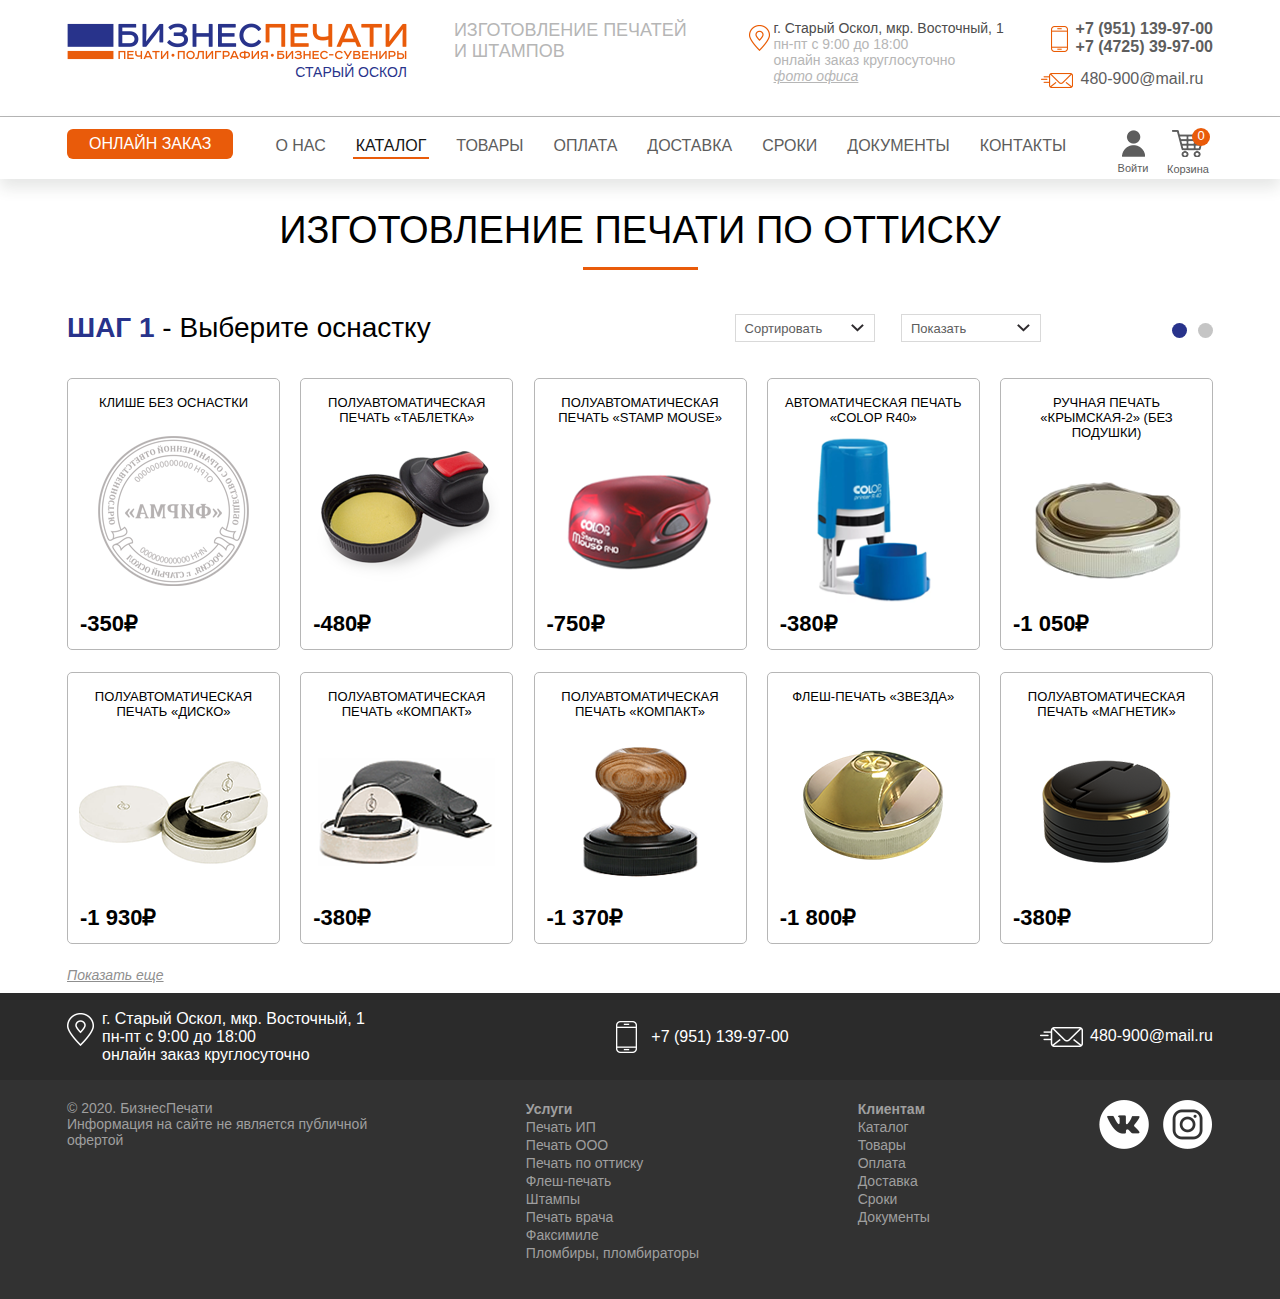
<file: order-po-ottisku.html>
<!DOCTYPE html>
<html lang="ru">
<head>
	<meta charset="UTF-8">
	<meta name="viewport" content="width=device-width, initial-scale=1.0">
	<title>Бизнес Печати</title>
	<link rel="stylesheet" href="style.css">
</head>
<body>
	
	<header class="header">
		<div class="header-top">
			<div class="container">
				<div class="header__section">
					<div class="logo">
						<div class="logo__img">
							<a href="/">
								<img src="assets/img/logo_businessprint_v12.svg" alt="logo">
							</a>
						</div>
						<div class="logo__text">
							<span class="logo__text-elem d_upper">старый оскол</span>
						</div>

					</div>
					<div class="logo-desc">
						<span class="logo-desc__elem d_upper">Изготовление печатей<br /> и штампов</span>
					</div>
					<div class="header-address">
						<p class="header-address__main-text">г. Старый Оскол, мкр. Восточный, 1</p>
						<p class="header-address__sec">пн-пт с 9:00 до 18:00</p>
						<p class="header-address__sec">онлайн заказ круглосуточно</p>
						<p class="header-address__sec"><a href="" class="header-address__link"><i>фото офиса</i></a></p>
					</p>
				</div>
				<div class="header-feedback">
					<div class="header-feedback__phone">
						<p class="phone-number"><a href="tel:+79511399700">+7 (951) 139-97-00</a></p>
						<p class="phone-number"><a href="tel:+74725399700">+7 (4725) 39-97-00</a></p>
					</div>
					<div class="header-feedback__email">
						<p class="email"><a href="mailto:480-900@mail.ru">480-900@mail.ru</a></p>
					</div>
				</div>
			</div>
		</div>
	</div>
	<nav class="nav">
		<div class="container">
			<div class="nav-main" id="nav-main">
				<div class="nav__order">
					<a href="#" class="order-link d_upper">онлайн заказ</a>
				</div>
				<div class="nav-menu">
					<ul class="nav-menu__items d_upper">
						<li class="nav-menu__item"><a class="item-link" href="#">О нас</a></li>
						<li class="nav-menu__item"><a class="active-item" href="#">Каталог</a></li>
						<li class="nav-menu__item"><a class="item-link" href="#">Товары</a></li>
						<li class="nav-menu__item"><a class="item-link" href="#">Оплата</a></li>
						<li class="nav-menu__item"><a class="item-link" href="#">Доставка</a></li>
						<li class="nav-menu__item"><a class="item-link" href="#">Сроки</a></li>
						<li class="nav-menu__item"><a class="item-link" href="#">Документы</a></li>
						<li class="nav-menu__item"><a class="item-link" href="#">Контакты</a></li>
					</ul>
				</div>
				<div class="nav__login-backet">
					<div class="profil">
						<img src="assets/img/profil.png" alt="icon">
						<span class="icon-bottom-text">Войти</span>
					</div>
					<div class="backet">
						<img src="assets/img/basket.png" alt="icon">
						<span class="icon-bottom-text">Корзина
							<span class="backet-count">0</span>
						</span>

					</div>
				</div>
				<div class="mobile-menu" id="menu-mobile">
					<img src="assets/img/menu-big.png" />
				</div>
			</div>
		</div>
	</nav>
	<nav class="nav-mobile">
		<div class="container">
			<div class="nav-main-mobile" id="nav-main-mobile">
				<div class="nav__order-mobile">
					<a href="#" class="order-link d_upper">онлайн заказ</a>
				</div>
				<div class="nav-menu-mobile">
					<ul class="nav-menu__items-mobile d_upper">
						<li class="nav-menu__item-mobile"><a class="item-link" href="#">О нас</a></li>
						<li class="nav-menu__item-mobile"><a class="active-item" href="#">Каталог</a></li>
						<li class="nav-menu__item-mobile"><a class="item-link" href="#">Товары</a></li>
						<li class="nav-menu__item-mobile"><a class="item-link" href="#">Оплата</a></li>
						<li class="nav-menu__item-mobile"><a class="item-link" href="#">Доставка</a></li>
						<li class="nav-menu__item-mobile"><a class="item-link" href="#">Сроки</a></li>
						<li class="nav-menu__item-mobile"><a class="item-link" href="#">Документы</a></li>
						<li class="nav-menu__item-mobile"><a class="item-link" href="#">Контакты</a></li>
					</ul>
				</div>
				<div class="nav__login-backet-mobile">
					<div class="profil">
						<img src="assets/img/profil.png" alt="icon">
						<span class="icon-bottom-text">Войти</span>
					</div>
					<div class="backet">
						<img src="assets/img/basket.png" alt="icon">
						<span class="icon-bottom-text">Корзина
							<span class="backet-count">0</span>
						</span>
					</div>
				</div>
			</div>
		</div>
	</nav>
</header>	
<section class="order-section">
	<div class="container order-container">
		<div class="step-first">
			<div class="main-title">Изготовление печати по оттиску</div>
			<div class="step-nav">
				<div class="step"><span class="s_blue">Шаг 1</span> - Выберите оснастку</div>
				<div class="filters">
					<div class="input-filter">
						<select class="first-select">
							<option value="hide">Сортировать</option>
							<option value="Пункт 1">Пункт 1</option>
							<option value="Пункт 2">Пункт 2</option>
							<option value="Пункт 3">Пункт 3</option>
						</select>	
						<select>
							<option value="hide">Показать</option>
							<option value="Пункт 1">Пункт 1</option>
							<option value="Пункт 2">Пункт 2</option>
							<option value="Пункт 3">Пункт 3</option>
						</select>
					</div>
					<div class="order-dots">
						<span class="order-dots__item active-dot first-dot"></span>
						<span class="order-dots__item"></span>
					</div>
				</div>
			</div>
			<div class="order-first-items">
				<div class="order-item">
					<div class="product-item__title">клише без оснастки</div>
					<div class="product-item__img">
						<img src="assets/img/type-1.png" />
					</div>
					<div class="product-item__price">
						<span>-350₽</span>
					</div>
				</div>
				<div class="order-item">
					<div class="product-item__title">полуавтоматическая печать «таблетка»</div>
					<div class="product-item__img">
						<img src="assets/img/type-2.png" />
					</div>
					<div class="product-item__price">
						<span>-480₽</span>
					</div>
				</div>
				<div class="order-item">
					<div class="product-item__title">полуавтоматическая печать «stamp mouse»</div>
					<div class="product-item__img">
						<img src="assets/img/type-3.png" />
					</div>
					<div class="product-item__price">
						<span>-750₽</span>
					</div>
				</div>
				<div class="order-item">
					<div class="product-item__title">автоматическая печать «colop r40»</div>
					<div class="product-item__img">
						<img src="assets/img/type-4.png" />
					</div>
					<div class="product-item__price">
						<span>-380₽</span>
					</div>
				</div>
				<div class="order-item">
					<div class="product-item__title">ручная печать «крымская-2» (без подушки)</div>
					<div class="product-item__img">
						<img src="assets/img/type-5.png" />
					</div>
					<div class="product-item__price">
						<span>-1 050₽</span>
					</div>
				</div>
				<div class="order-item">
					<div class="product-item__title">полуавтоматическая печать «диско»</div>
					<div class="product-item__img">
						<img src="assets/img/type-6.png" />
					</div>
					<div class="product-item__price">
						<span>-1 930₽</span>
					</div>
				</div>
				<div class="order-item">
					<div class="product-item__title">полуавтоматическая печать «компакт»</div>
					<div class="product-item__img">
						<img src="assets/img/type-7.png" />
					</div>
					<div class="product-item__price">
						<span>-380₽</span>
					</div>
				</div>
				<div class="order-item">
					<div class="product-item__title">полуавтоматическая печать «компакт»</div>
					<div class="product-item__img">
						<img src="assets/img/type-8.png" />
					</div>
					<div class="product-item__price">
						<span>-1 370₽</span>
					</div>
				</div>
				<div class="order-item">
					<div class="product-item__title">флеш-печать «звезда»</div>
					<div class="product-item__img">
						<img src="assets/img/type-9.png" />
					</div>
					<div class="product-item__price">
						<span>-1 800₽</span>
					</div>
				</div>
				<div class="order-item">
					<div class="product-item__title">полуавтоматическая печать «магнетик»</div>
					<div class="product-item__img">
						<img src="assets/img/type-10.png" />
					</div>
					<div class="product-item__price">
						<span>-380₽</span>
					</div>
				</div>
				
			</div>
			<span><a href="#" class="d_more"><i>Показать еще</i></a></span>
		</div>
		<div class="step-second">
			<div class="step-nav">
				<div class="step"><span class="s_blue">Шаг 2</span> - Заполните форму</div>
				<div class="filters">
					<div class="order-dots">
						<span class="order-dots__item active-dot first-dot"></span>
						<span class="order-dots__item active-dot second-dot"></span>
					</div>
				</div>
			</div>
			<div class="condition-form">
				<p>Главное условие, при котором можно достичь желаемого качества изготовления печати – это наличие оттиска в максимально хорошем качестве. А именно:.</p>
				<ul class="before-dots">
					<li>изображение печати должно содержать всю необходимую информацию;</li>
					<li>величина отсканированного оттиска должна соответствовать его натуральной величине;</li>
					<li>разрешение изображения при предоставлении оттиска в электронном виде должно колебаться между 300 и 600 dpi;</li>
					<li>изображение должно иметь формат png, tiff, jpg, gif, pdf, bmp.</li>
				</ul>
			</div>
			<form action="">
				<div class="input-form">
					<div class="to-fill">
						<div class="to-fill__top">
							<input type="text" class="standart-size right-m" placeholder="Форма собственности (ИП/ООО/ОАО/др.)*">
							<input type="text" class="big-size" placeholder="Наименование организации как в Уставе*">
						</div>
						<div class="to-fill__bottom">
							<input type="text" class="standart-size right-m" placeholder="ИНН*">
							<input type="text" class="standart-size right-m" placeholder="ОГРН*">
							<input type="text" class="standart-size" placeholder="Город нахождения организации*">
						</div>
						<div class="to-fill__file">
							<input type="file" class="file-input" id="file-input" >
							<label  for="file-input" class="file-label">ПРИКРЕПИТЬ ФАЙЛ</label>
							<div class="file-text">* Внимательно проверяйте заполненные Вами данные.<br>
							После оформления заказа, претензии связанные с орфографическими и другими ошибками, не принимаются</div>
						</div>
						<div class="to-fill__textarea">
							<textarea name="" id="" cols="30" rows="10" placeholder="Комментарий к заказу"></textarea>
						</div>
					</div>
					<div class="input__buttons">
						<button class="order-standart-btn to-order-btn">заказать еще</button>
						<button class="order-standart-btn form-order-btn">ОФОРМИТЬ ЗАКАЗ</button>
					</div>
				</div>
			</form>
		</div>
	</div>
</section>
<footer class="footer">
	<div class="footer-top">
		<div class="container">
			<div class="footer__feedback">
				<div class="footer-top__location">
					<span>
						г. Старый Оскол, мкр. Восточный, 1 <br />
						пн-пт с 9:00 до 18:00 <br />
						онлайн заказ круглосуточно
					</span>
				</div>
				<div class="footer-top__mobile">
					<span><a href="tel:+79511399700">+7 (951) 139-97-00</a></span>
				</div>
				<div class="footer-top__email">
					<span><a href="mailto:480-900@mail.ru">480-900@mail.ru</a></span>
				</div>
			</div>
		</div>
	</div>
	<div class="footer-bottom">
		<div class="container">
			<div class="footer__links">
				<div class="footer__author">
					<span>© 2020. БизнесПечати <br />
						Информация на сайте не является публичной <br />
					офертой</span>
				</div>
				<div class="footer__list">
					<ul class="footer__list-item">
						<li class="d_bold"><a href="">Услуги</a></li>
						<li><a href="">Печать ИП</a></li>
						<li><a href="">Печать ООО</a></li>
						<li><a href="">Печать по оттиску</a></li>
						<li><a href="">Флеш-печать</a></li>
						<li><a href="">Штампы</a></li>
						<li><a href="">Печать врача</a></li>
						<li><a href="">Факсимиле</a></li>
						<li><a href="">Пломбиры, пломбираторы</a></li>
					</ul>
				</div>
				<div class="footer__list">
					<ul class="footer__list-item">
						<li class="d_bold"><a href="">Клиентам</a></li>
						<li><a href="">Каталог</a></li>
						<li><a href="">Товары</a></li>
						<li><a href="">Оплата</a></li>
						<li><a href="">Доставка</a></li>
						<li><a href="">Сроки</a></li>
						<li><a href="">Документы</a></li>
					</ul>
				</div>
				<div class="footer__social">
					<div class="social">
						<a href="#" target="_self"><img src="assets/img/vk.png" alt="" /></a>
						<a href="#" target="_self"><img src="assets/img/instagram.png" alt="" /></a>
					</div>
				</div>
			</div>
		</div>	
	</div>
</footer>


<div class="close-menu" id="close-menu"></div>
<link rel="stylesheet" href="assets/lib/slick.css">
<link rel="stylesheet" href="assets/lib/slick-theme.css">
<script src="assets/js/menu.js"></script>
<script type="text/javascript" src="assets/lib/jquery-3.5.1.min.js"></script>
<script type="text/javascript" src="assets/lib/slick.min.js"></script>
<script src="assets/lib/jquery-ui.min.js"></script>
<script src="assets/js/slide.js"></script>
<script src="assets/js/select.js"></script>
<script src="assets/js/check.js"></script>
</body>
</html>
</file>
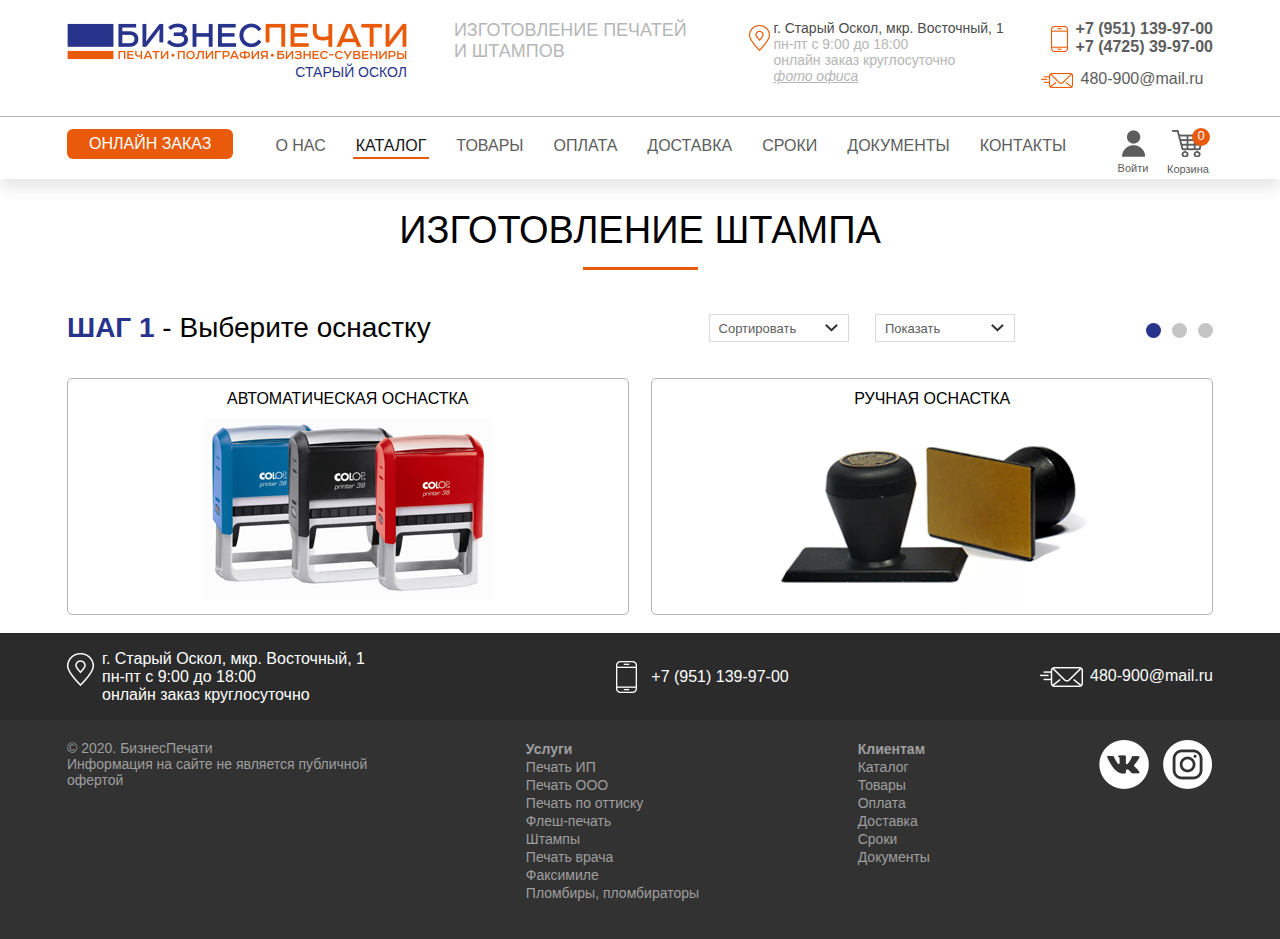
<file: order-shtamp.html>
<!DOCTYPE html>
<html lang="ru">
<head>
	<meta charset="UTF-8">
	<meta name="viewport" content="width=device-width, initial-scale=1.0">
	<title>Бизнес Печати</title>
	<link rel="stylesheet" href="style.css">
</head>
<body>
	
	<header class="header">
		<div class="header-top">
			<div class="container">
				<div class="header__section">
					<div class="logo">
						<div class="logo__img">
							<a href="/">
								<img src="assets/img/logo_businessprint_v12.svg" alt="logo">
							</a>
						</div>
						<div class="logo__text">
							<span class="logo__text-elem d_upper">старый оскол</span>
						</div>

					</div>
					<div class="logo-desc">
						<span class="logo-desc__elem d_upper">Изготовление печатей<br /> и штампов</span>
					</div>
					<div class="header-address">
						<p class="header-address__main-text">г. Старый Оскол, мкр. Восточный, 1</p>
						<p class="header-address__sec">пн-пт с 9:00 до 18:00</p>
						<p class="header-address__sec">онлайн заказ круглосуточно</p>
						<p class="header-address__sec"><a href="" class="header-address__link"><i>фото офиса</i></a></p>
					</p>
				</div>
				<div class="header-feedback">
					<div class="header-feedback__phone">
						<p class="phone-number"><a href="tel:+79511399700">+7 (951) 139-97-00</a></p>
						<p class="phone-number"><a href="tel:+74725399700">+7 (4725) 39-97-00</a></p>
					</div>
					<div class="header-feedback__email">
						<p class="email"><a href="mailto:480-900@mail.ru">480-900@mail.ru</a></p>
					</div>
				</div>
			</div>
		</div>
	</div>
	<nav class="nav">
		<div class="container">
			<div class="nav-main" id="nav-main">
				<div class="nav__order">
					<a href="#" class="order-link d_upper">онлайн заказ</a>
				</div>
				<div class="nav-menu">
					<ul class="nav-menu__items d_upper">
						<li class="nav-menu__item"><a class="item-link" href="#">О нас</a></li>
						<li class="nav-menu__item"><a class="active-item" href="#">Каталог</a></li>
						<li class="nav-menu__item"><a class="item-link" href="#">Товары</a></li>
						<li class="nav-menu__item"><a class="item-link" href="#">Оплата</a></li>
						<li class="nav-menu__item"><a class="item-link" href="#">Доставка</a></li>
						<li class="nav-menu__item"><a class="item-link" href="#">Сроки</a></li>
						<li class="nav-menu__item"><a class="item-link" href="#">Документы</a></li>
						<li class="nav-menu__item"><a class="item-link" href="#">Контакты</a></li>
					</ul>
				</div>
				<div class="nav__login-backet">
					<div class="profil">
						<img src="assets/img/profil.png" alt="icon">
						<span class="icon-bottom-text">Войти</span>
					</div>
					<div class="backet">
						<img src="assets/img/basket.png" alt="icon">
						<span class="icon-bottom-text">Корзина
							<span class="backet-count">0</span>
						</span>

					</div>
				</div>
				<div class="mobile-menu" id="menu-mobile">
					<img src="assets/img/menu-big.png" />
				</div>
			</div>
		</div>
	</nav>
	<nav class="nav-mobile">
		<div class="container">
			<div class="nav-main-mobile" id="nav-main-mobile">
				<div class="nav__order-mobile">
					<a href="#" class="order-link d_upper">онлайн заказ</a>
				</div>
				<div class="nav-menu-mobile">
					<ul class="nav-menu__items-mobile d_upper">
						<li class="nav-menu__item-mobile"><a class="item-link" href="#">О нас</a></li>
						<li class="nav-menu__item-mobile"><a class="active-item" href="#">Каталог</a></li>
						<li class="nav-menu__item-mobile"><a class="item-link" href="#">Товары</a></li>
						<li class="nav-menu__item-mobile"><a class="item-link" href="#">Оплата</a></li>
						<li class="nav-menu__item-mobile"><a class="item-link" href="#">Доставка</a></li>
						<li class="nav-menu__item-mobile"><a class="item-link" href="#">Сроки</a></li>
						<li class="nav-menu__item-mobile"><a class="item-link" href="#">Документы</a></li>
						<li class="nav-menu__item-mobile"><a class="item-link" href="#">Контакты</a></li>
					</ul>
				</div>
				<div class="nav__login-backet-mobile">
					<div class="profil">
						<img src="assets/img/profil.png" alt="icon">
						<span class="icon-bottom-text">Войти</span>
					</div>
					<div class="backet">
						<img src="assets/img/basket.png" alt="icon">
						<span class="icon-bottom-text">Корзина
							<span class="backet-count">0</span>
						</span>
					</div>
				</div>
			</div>
		</div>
	</nav>
</header>	
<section class="order-section">
	<div class="container order-container">
		<div class="step-first">
			<div class="main-title">Изготовление штампа</div>
			<div class="step-nav">
				<div class="step"><span class="s_blue">Шаг 1</span> - Выберите оснастку</div>
				<div class="filters">
					<div class="input-filter">
						<select class="first-select">
							<option value="hide">Сортировать</option>
							<option value="Пункт 1">Пункт 1</option>
							<option value="Пункт 2">Пункт 2</option>
							<option value="Пункт 3">Пункт 3</option>
						</select>	
						<select>
							<option value="hide">Показать</option>
							<option value="Пункт 1">Пункт 1</option>
							<option value="Пункт 2">Пункт 2</option>
							<option value="Пункт 3">Пункт 3</option>
						</select>
					</div>
					<div class="order-dots">
						<span class="order-dots__item active-dot first-dot"></span>
						<span class="order-dots__item"></span>
						<span class="order-dots__item"></span>
					</div>
				</div>
			</div>
			<div class="order-shtamp">
				<div class="order-shtamp__item">
					<div class="order-shtamp__title">автоматическая оснастка</div>
					<div class="order-shtamp__img"><img src="assets/img/shtamp-type-1.png"></div>
				</div>
				<div class="order-shtamp__item">
					<div class="order-shtamp__title">ручная оснастка</div>
					<div class="order-shtamp__img"><img src="assets/img/shtamp-type-2.png"></div>
				</div>
			</div>
			<span><a href="#" class="d_more"><i></i></a></span>
		</div>
		<div class="step-second">
			<div class="step-nav">
				<div class="step"><span class="s_blue">Шаг 2</span> - Выберите оттиск</div>
				<div class="filters">
					<div class="input-filter">
						<select>
							<option value="hide">Показать</option>
							<option value="Пункт 1">Пункт 1</option>
							<option value="Пункт 2">Пункт 2</option>
							<option value="Пункт 3">Пункт 3</option>
						</select>
					</div>
					<div class="order-dots">
						<span class="order-dots__item active-dot first-dot"></span>
						<span class="order-dots__item active-dot second-dot"></span>
						<span class="order-dots__item"></span>
					</div>
				</div>
			</div>
			<div class="shtamp-size">

				<div class="shtamp-size__item">
					<div class="shtamp-size__title">27х10 мм</div>
					<div class="shtamp-size__img"><img src="assets/img/shtamp-1.png" alt=""></div>
					<div></div>
					<div class="shtamp-size__price"><span>-930₽</span></div>
				</div>

				
				<div class="shtamp-size__item">
					<div class="shtamp-size__title">27х10 мм</div>
					<div class="shtamp-size__img"><img src="assets/img/shtamp-2.png" alt=""></div>
					<div class="shtamp-size__price"><span>-930₽</span></div>
				</div>
				
				<div class="shtamp-size__item">
					<div class="shtamp-size__title">27х10 мм</div>
					<div class="shtamp-size__img"><img src="assets/img/shtamp-3.png" alt=""></div>
					<div class="shtamp-size__price"><span>-930₽</span></div>
				</div>
				
				<div class="shtamp-size__item">
					<div class="shtamp-size__title">27х10 мм</div>
					<div class="shtamp-size__img"><img src="assets/img/shtamp-4.png" alt=""></div>
					<div class="shtamp-size__price"><span>-930₽</span></div>
				</div>
				
				<div class="shtamp-size__item">
					<div class="shtamp-size__title">27х10 мм</div>
					<div class="shtamp-size__img"><img src="assets/img/shtamp-5.png" alt=""></div>
					<div class="shtamp-size__price"><span>-930₽</span></div>
				</div>
				
				<div class="shtamp-size__item">
					<div class="shtamp-size__title">27х10 мм</div>
					<div class="shtamp-size__img"><img src="assets/img/shtamp-6.png" alt=""></div>
					<div class="shtamp-size__price"><span>-930₽</span></div>
				</div>
				
				<div class="shtamp-size__item">
					<div class="shtamp-size__title">27х10 мм</div>
					<div class="shtamp-size__img"><img src="assets/img/shtamp-7.png" alt=""></div>
					<div class="shtamp-size__price"><span>-930₽</span></div>
				</div>
				
				<div class="shtamp-size__item">
					<div class="shtamp-size__title">27х10 мм</div>
					<div class="shtamp-size__img"><img src="assets/img/shtamp-8.png" alt=""></div>
					<div class="shtamp-size__price"><span>-930₽</span></div>
				</div>
				
				<div class="shtamp-size__item">
					<div class="shtamp-size__title">27х10 мм</div>
					<div class="shtamp-size__img"><img src="assets/img/shtamp-9.png" alt=""></div>
					<div class="shtamp-size__price"><span>-930₽</span></div>
				</div>

				
				<div class="shtamp-size__item">
					<div class="shtamp-size__title">27х10 мм</div>
					<div class="shtamp-size__img"><img src="assets/img/shtamp-10.png" alt=""></div>
					<div class="shtamp-size__price"><span>-930₽</span></div>
				</div>
				
				<div class="shtamp-size__item">
					<div class="shtamp-size__title">27х10 мм</div>
					<div class="shtamp-size__img"><img src="assets/img/shtamp-11.png" alt=""></div>
					<div class="shtamp-size__price"><span>-930₽</span></div>
				</div>
				
				<div class="shtamp-size__item">
					<div class="shtamp-size__title">27х10 мм</div>
					<div class="shtamp-size__img"><img src="assets/img/shtamp-12.png" alt=""></div>
					<div class="shtamp-size__price"><span>-930₽</span></div>
				</div>

				
				<div class="shtamp-size__item">
					<div class="shtamp-size__title">27х10 мм</div>
					<div class="shtamp-size__img"><img src="assets/img/shtamp-13.png" alt=""></div>
					<div class="shtamp-size__price"><span>-930₽</span></div>
				</div>
				
				<div class="shtamp-size__item">
					<div class="shtamp-size__title">27х10 мм</div>
					<div class="shtamp-size__img"><img src="assets/img/shtamp-14.png" alt=""></div>
					<div class="shtamp-size__price"><span>-930₽</span></div>
				</div>
				
				<div class="shtamp-size__item">
					<div class="shtamp-size__title">27х10 мм</div>
					<div class="shtamp-size__img"><img src="assets/img/shtamp-15.png" alt=""></div>
					<div class="shtamp-size__price"><span>-930₽</span></div>
				</div>

			</div>
			<span><a href="#" class="d_more"><i></i></a></span>
		</div>

		<div class="step-third">
			<div class="step-nav">
				<div class="step"><span class="s_blue">Шаг 3</span> - Заполните форму</div>
				<div class="filters">
					<div class="order-dots">
						<span class="order-dots__item active-dot first-dot"></span>
						<span class="order-dots__item active-dot second-dot"></span>
						<span class="order-dots__item active-dot third-dot"></span>
					</div>
				</div>
			</div>
			<form action="">
				<div class="input-form">
					<div class="to-fill">
						<div class="form__top-text form__indent">Введите текст для штампа</div>
						<div class="form">
						<div class="form__left-block">
							<input type="text" class="input-size form__indent" placeholder="Строка 1">
							<input type="text" class="input-size form__indent" placeholder="Строка 2">
							<div class="add-string"><span href="#" class="d_more"><i>Добавить строку</i></span></div>
							<textarea name="" id="" class="form__textarea input-size" cols="30" rows="10" placeholder="Комментарий к заказу"></textarea>
						</div>
						<div class="form__right-block">

							<input type="file" class="file-input" id="file-input" >
							<label  for="file-input" class="file-label">ПРИКРЕПИТЬ ФАЙЛ</label>
							<div class="file-text">* Внимательно проверяйте заполненные Вами данные.<br>
								После оформления заказа, претензии связанные с орфографическими и другими ошибками, не принимаются</div>
								<input type="text" placeholder="E-mail" class="form__email">
								<div class="form__checkbox">
									<input type="checkbox" class="form__check" id="confirm" value="asd">
									<label for="confirm">Утвердить макет штампа по E-mail</label>
								</div>
						</div>
					</div>
					</div>
					<div class="input__buttons">
						<button class="order-standart-btn to-order-btn">заказать еще</button>
						<button class="order-standart-btn form-order-btn">ОФОРМИТЬ ЗАКАЗ</button>
					</div>
				</div>
			</form>
		</div>	
	</div>
</section>
<footer class="footer">
	<div class="footer-top">
		<div class="container">
			<div class="footer__feedback">
				<div class="footer-top__location">
					<span>
						г. Старый Оскол, мкр. Восточный, 1 <br />
						пн-пт с 9:00 до 18:00 <br />
						онлайн заказ круглосуточно
					</span>
				</div>
				<div class="footer-top__mobile">
					<span><a href="tel:+79511399700">+7 (951) 139-97-00</a></span>
				</div>
				<div class="footer-top__email">
					<span><a href="mailto:480-900@mail.ru">480-900@mail.ru</a></span>
				</div>
			</div>
		</div>
	</div>
	<div class="footer-bottom">
		<div class="container">
			<div class="footer__links">
				<div class="footer__author">
					<span>© 2020. БизнесПечати <br />
						Информация на сайте не является публичной <br />
					офертой</span>
				</div>
				<div class="footer__list">
					<ul class="footer__list-item">
						<li class="d_bold"><a href="">Услуги</a></li>
						<li><a href="">Печать ИП</a></li>
						<li><a href="">Печать ООО</a></li>
						<li><a href="">Печать по оттиску</a></li>
						<li><a href="">Флеш-печать</a></li>
						<li><a href="">Штампы</a></li>
						<li><a href="">Печать врача</a></li>
						<li><a href="">Факсимиле</a></li>
						<li><a href="">Пломбиры, пломбираторы</a></li>
					</ul>
				</div>
				<div class="footer__list">
					<ul class="footer__list-item">
						<li class="d_bold"><a href="">Клиентам</a></li>
						<li><a href="">Каталог</a></li>
						<li><a href="">Товары</a></li>
						<li><a href="">Оплата</a></li>
						<li><a href="">Доставка</a></li>
						<li><a href="">Сроки</a></li>
						<li><a href="">Документы</a></li>
					</ul>
				</div>
				<div class="footer__social">
					<div class="social">
						<a href="#" target="_self"><img src="assets/img/vk.png" alt="" /></a>
						<a href="#" target="_self"><img src="assets/img/instagram.png" alt="" /></a>
					</div>
				</div>
			</div>
		</div>	
	</div>
</footer>


<div class="close-menu" id="close-menu"></div>
<link rel="stylesheet" href="assets/lib/slick.css">
<link rel="stylesheet" href="assets/lib/slick-theme.css">
<script src="assets/js/menu.js"></script>
<script type="text/javascript" src="assets/lib/jquery-3.5.1.min.js"></script>
<script type="text/javascript" src="assets/lib/slick.min.js"></script>
<script src="assets/lib/jquery-ui.min.js"></script>
<script src="assets/js/slide.js"></script>
<script src="assets/js/select.js"></script>
<script src="assets/js/check.js"></script>
</body>
</html>
</file>
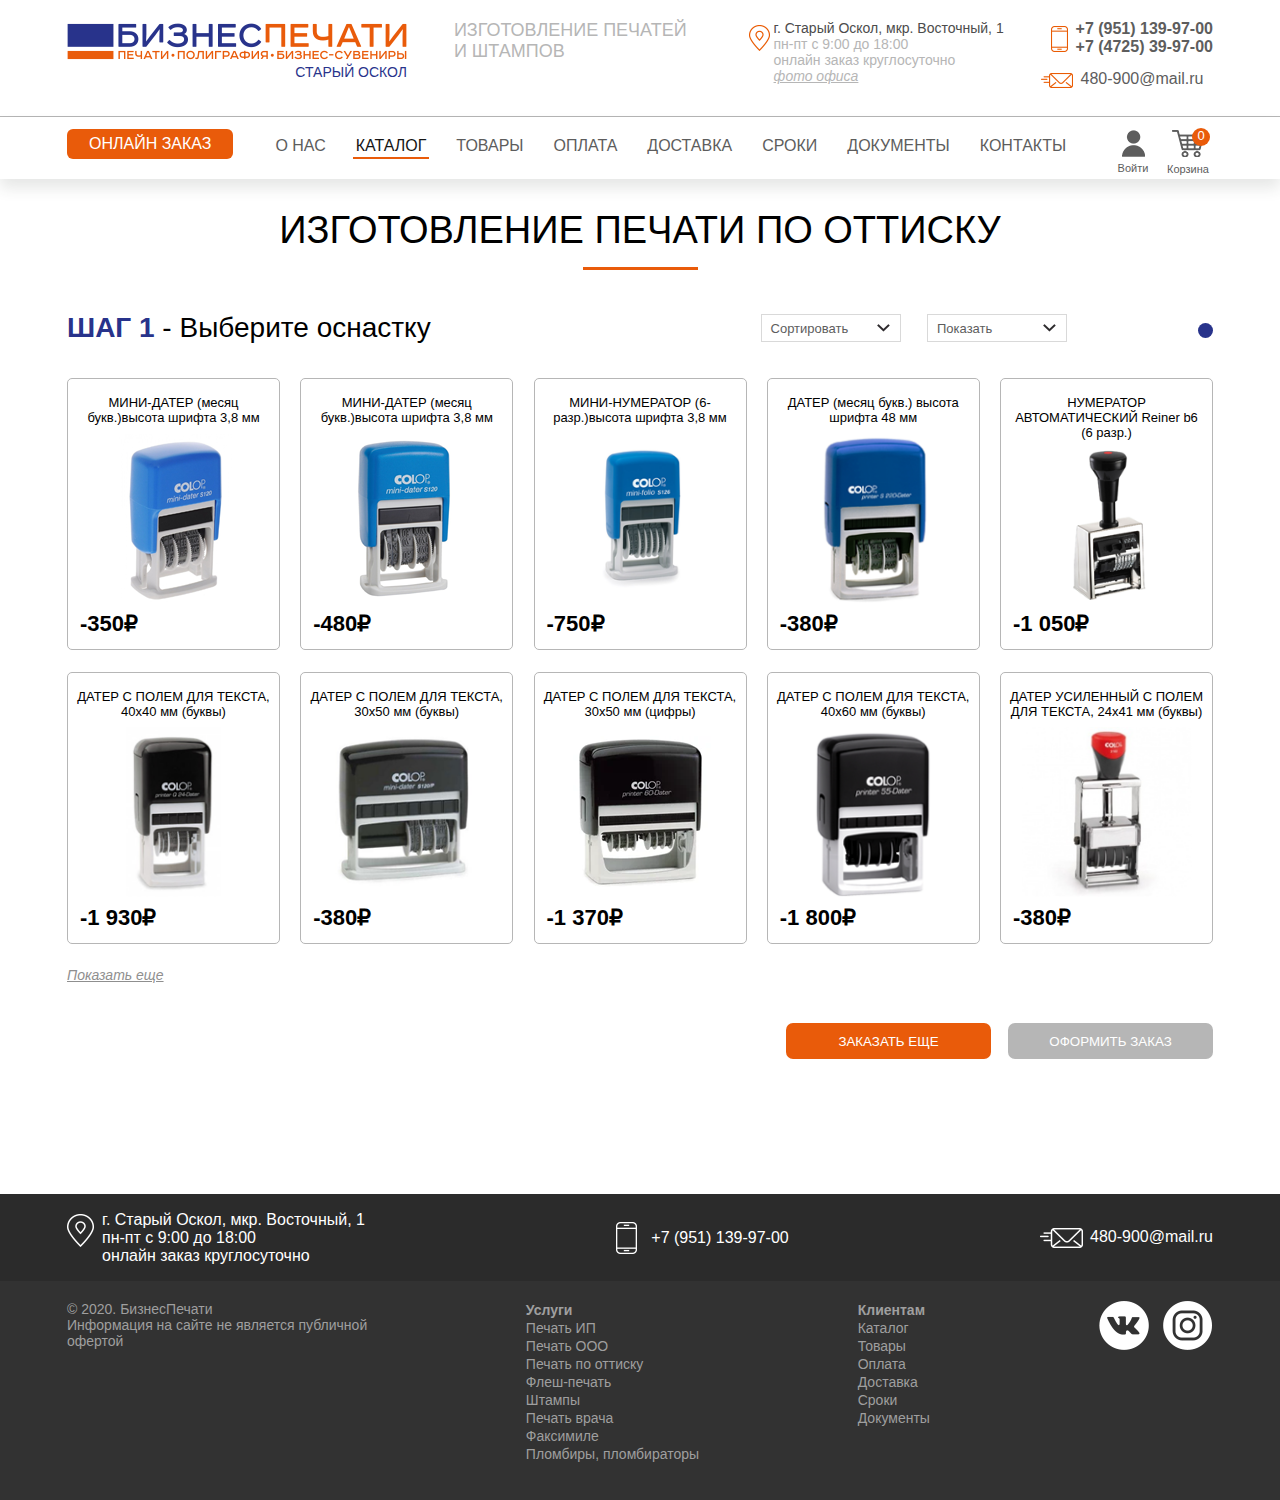
<file: order-tovar.html>
<!DOCTYPE html>
<html lang="ru">
<head>
	<meta charset="UTF-8">
	<meta name="viewport" content="width=device-width, initial-scale=1.0">
	<title>Бизнес Печати</title>
	<link rel="stylesheet" href="style.css">
</head>
<body>
	
	<header class="header">
		<div class="header-top">
			<div class="container">
				<div class="header__section">
					<div class="logo">
						<div class="logo__img">
							<a href="/">
								<img src="assets/img/logo_businessprint_v12.svg" alt="logo">
							</a>
						</div>
						<div class="logo__text">
							<span class="logo__text-elem d_upper">старый оскол</span>
						</div>

					</div>
					<div class="logo-desc">
						<span class="logo-desc__elem d_upper">Изготовление печатей<br /> и штампов</span>
					</div>
					<div class="header-address">
						<p class="header-address__main-text">г. Старый Оскол, мкр. Восточный, 1</p>
						<p class="header-address__sec">пн-пт с 9:00 до 18:00</p>
						<p class="header-address__sec">онлайн заказ круглосуточно</p>
						<p class="header-address__sec"><a href="" class="header-address__link"><i>фото офиса</i></a></p>
					</p>
				</div>
				<div class="header-feedback">
					<div class="header-feedback__phone">
						<p class="phone-number"><a href="tel:+79511399700">+7 (951) 139-97-00</a></p>
						<p class="phone-number"><a href="tel:+74725399700">+7 (4725) 39-97-00</a></p>
					</div>
					<div class="header-feedback__email">
						<p class="email"><a href="mailto:480-900@mail.ru">480-900@mail.ru</a></p>
					</div>
				</div>
			</div>
		</div>
	</div>
	<nav class="nav">
		<div class="container">
			<div class="nav-main" id="nav-main">
				<div class="nav__order">
					<a href="#" class="order-link d_upper">онлайн заказ</a>
				</div>
				<div class="nav-menu">
					<ul class="nav-menu__items d_upper">
						<li class="nav-menu__item"><a class="item-link" href="#">О нас</a></li>
						<li class="nav-menu__item"><a class="active-item" href="#">Каталог</a></li>
						<li class="nav-menu__item"><a class="item-link" href="#">Товары</a></li>
						<li class="nav-menu__item"><a class="item-link" href="#">Оплата</a></li>
						<li class="nav-menu__item"><a class="item-link" href="#">Доставка</a></li>
						<li class="nav-menu__item"><a class="item-link" href="#">Сроки</a></li>
						<li class="nav-menu__item"><a class="item-link" href="#">Документы</a></li>
						<li class="nav-menu__item"><a class="item-link" href="#">Контакты</a></li>
					</ul>
				</div>
				<div class="nav__login-backet">
					<div class="profil">
						<img src="assets/img/profil.png" alt="icon">
						<span class="icon-bottom-text">Войти</span>
					</div>
					<div class="backet">
						<img src="assets/img/basket.png" alt="icon">
						<span class="icon-bottom-text">Корзина
							<span class="backet-count">0</span>
						</span>

					</div>
				</div>
				<div class="mobile-menu" id="menu-mobile">
					<img src="assets/img/menu-big.png" />
				</div>
			</div>
		</div>
	</nav>
	<nav class="nav-mobile">
		<div class="container">
			<div class="nav-main-mobile" id="nav-main-mobile">
				<div class="nav__order-mobile">
					<a href="#" class="order-link d_upper">онлайн заказ</a>
				</div>
				<div class="nav-menu-mobile">
					<ul class="nav-menu__items-mobile d_upper">
						<li class="nav-menu__item-mobile"><a class="item-link" href="#">О нас</a></li>
						<li class="nav-menu__item-mobile"><a class="active-item" href="#">Каталог</a></li>
						<li class="nav-menu__item-mobile"><a class="item-link" href="#">Товары</a></li>
						<li class="nav-menu__item-mobile"><a class="item-link" href="#">Оплата</a></li>
						<li class="nav-menu__item-mobile"><a class="item-link" href="#">Доставка</a></li>
						<li class="nav-menu__item-mobile"><a class="item-link" href="#">Сроки</a></li>
						<li class="nav-menu__item-mobile"><a class="item-link" href="#">Документы</a></li>
						<li class="nav-menu__item-mobile"><a class="item-link" href="#">Контакты</a></li>
					</ul>
				</div>
				<div class="nav__login-backet-mobile">
					<div class="profil">
						<img src="assets/img/profil.png" alt="icon">
						<span class="icon-bottom-text">Войти</span>
					</div>
					<div class="backet">
						<img src="assets/img/basket.png" alt="icon">
						<span class="icon-bottom-text">Корзина
							<span class="backet-count">0</span>
						</span>
					</div>
				</div>
			</div>
		</div>
	</nav>
</header>	
<section class="order-section">
	<div class="container order-container">
		<div class="step-first">
			<div class="main-title">Изготовление печати по оттиску</div>
			<div class="step-nav">
				<div class="step"><span class="s_blue">Шаг 1</span> - Выберите оснастку</div>
				<div class="filters">
					<div class="input-filter">
						<select class="first-select">
							<option value="hide">Сортировать</option>
							<option value="Пункт 1">Пункт 1</option>
							<option value="Пункт 2">Пункт 2</option>
							<option value="Пункт 3">Пункт 3</option>
						</select>	
						<select class="big-select">
							<option value="hide">Показать</option>
							<option value="Все">Все</option>
							<option value="Датеры и нумераторы">Датеры и нумераторы</option>
							<option value="Самонаборные печати и штампы">Самонаборные печати и штампы</option>
							<option value="Штемпельные подушки и краски">Штемпельные подушки и краски</option>
							<option value="Системы опломбирования">Системы опломбирования</option>
						</select>
					</div>
					<div class="order-dots">
						<span class="order-dots__item active-dot first-dot"></span>
					</div>
				</div>
			</div>
			<div class="order-first-items tovar-lover">
				<div class="order-item">
					<div class="product-item__title"><span class="d_upper">Мини-датер</span> (месяц букв.)высота шрифта 3,8 мм</div>
					<div class="product-item__img">
						<img src="assets/img/tovar-pechat1.png" />
					</div>
					<div class="product-item__price">
						<span>-350₽</span>
					</div>
				</div>
				<div class="order-item">
					<div class="product-item__title"><span class="d_upper">Мини-датер</span> (месяц букв.)высота шрифта 3,8 мм</div>
					<div class="product-item__img">
						<img src="assets/img/tovar-pechat2.png" />
					</div>
					<div class="product-item__price">
						<span>-480₽</span>
					</div>
				</div>
				<div class="order-item">
					<div class="product-item__title"><span class="d_upper">Мини-нумератор</span> (6-разр.)высота шрифта 3,8 мм</div>
					<div class="product-item__img">
						<img src="assets/img/tovar-pechat3.png" />
					</div>
					<div class="product-item__price">
						<span>-750₽</span>
					</div>
				</div>
				<div class="order-item">
					<div class="product-item__title"><span class="d_upper">датер</span> (месяц букв.) высота шрифта 48 мм</div>
					<div class="product-item__img">
						<img src="assets/img/tovar-pechat4.png" />
					</div>
					<div class="product-item__price">
						<span>-380₽</span>
					</div>
				</div>
				<div class="order-item">
					<div class="product-item__title"><span class="d_upper">нумератор автоматический</span> Reiner b6 (6 разр.)</div>
					<div class="product-item__img">
						<img src="assets/img/tovar-pechat5.png" />
					</div>
					<div class="product-item__price">
						<span>-1 050₽</span>
					</div>
				</div>
				<div class="order-item">
					<div class="product-item__title"><span class="d_upper">датер с полем для текста</span>, 40х40 мм (буквы)</div>
					<div class="product-item__img">
						<img src="assets/img/tovar-pechat6.png" />
					</div>
					<div class="product-item__price">
						<span>-1 930₽</span>
					</div>
				</div>
				<div class="order-item">
					<div class="product-item__title"><span class="d_upper">датер с полем для текста</span>, 30х50 мм (буквы)</div>
					<div class="product-item__img">
						<img src="assets/img/tovar-pechat7.png" />
					</div>
					<div class="product-item__price">
						<span>-380₽</span>
					</div>
				</div>
				<div class="order-item">
					<div class="product-item__title"><span class="d_upper">датер с полем для текста</span>, 30х50 мм (цифры)</div>
					<div class="product-item__img">
						<img src="assets/img/tovar-pechat8.png" />
					</div>
					<div class="product-item__price">
						<span>-1 370₽</span>
					</div>
				</div>
				<div class="order-item">
					<div class="product-item__title"><span class="d_upper">датер с полем для текста</span>, 40х60 мм (буквы)</div>
					<div class="product-item__img">
						<img src="assets/img/tovar-pechat9.png" />
					</div>
					<div class="product-item__price">
						<span>-1 800₽</span>
					</div>
				</div>
				<div class="order-item">
					<div class="product-item__title"><span class="d_upper">Датер усиленный с полем для текста</span>, 24х41 мм (буквы)</div>
					<div class="product-item__img">
						<img src="assets/img/tovar-pechat10.png" />
					</div>
					<div class="product-item__price">
						<span>-380₽</span>
					</div>
				</div>
				
			</div>
			<span><a href="#" class="d_more"><i>Показать еще</i></a></span>
		</div>


		<div class="input__buttons">
			<button class="order-standart-btn to-order-btn">заказать еще</button>
			<button class="order-standart-btn form-order-btn">ОФОРМИТЬ ЗАКАЗ</button>
		</div>
	</div>
</section>
<footer class="footer">
	<div class="footer-top">
		<div class="container">
			<div class="footer__feedback">
				<div class="footer-top__location">
					<span>
						г. Старый Оскол, мкр. Восточный, 1 <br />
						пн-пт с 9:00 до 18:00 <br />
						онлайн заказ круглосуточно
					</span>
				</div>
				<div class="footer-top__mobile">
					<span><a href="tel:+79511399700">+7 (951) 139-97-00</a></span>
				</div>
				<div class="footer-top__email">
					<span><a href="mailto:480-900@mail.ru">480-900@mail.ru</a></span>
				</div>
			</div>
		</div>
	</div>
	<div class="footer-bottom">
		<div class="container">
			<div class="footer__links">
				<div class="footer__author">
					<span>© 2020. БизнесПечати <br />
						Информация на сайте не является публичной <br />
					офертой</span>
				</div>
				<div class="footer__list">
					<ul class="footer__list-item">
						<li class="d_bold"><a href="">Услуги</a></li>
						<li><a href="">Печать ИП</a></li>
						<li><a href="">Печать ООО</a></li>
						<li><a href="">Печать по оттиску</a></li>
						<li><a href="">Флеш-печать</a></li>
						<li><a href="">Штампы</a></li>
						<li><a href="">Печать врача</a></li>
						<li><a href="">Факсимиле</a></li>
						<li><a href="">Пломбиры, пломбираторы</a></li>
					</ul>
				</div>
				<div class="footer__list">
					<ul class="footer__list-item">
						<li class="d_bold"><a href="">Клиентам</a></li>
						<li><a href="">Каталог</a></li>
						<li><a href="">Товары</a></li>
						<li><a href="">Оплата</a></li>
						<li><a href="">Доставка</a></li>
						<li><a href="">Сроки</a></li>
						<li><a href="">Документы</a></li>
					</ul>
				</div>
				<div class="footer__social">
					<div class="social">
						<a href="#" target="_self"><img src="assets/img/vk.png" alt="" /></a>
						<a href="#" target="_self"><img src="assets/img/instagram.png" alt="" /></a>
					</div>
				</div>
			</div>
		</div>	
	</div>
</footer>


<div class="close-menu" id="close-menu"></div>
<link rel="stylesheet" href="assets/lib/slick.css">
<link rel="stylesheet" href="assets/lib/slick-theme.css">
<script src="assets/js/menu.js"></script>
<script type="text/javascript" src="assets/lib/jquery-3.5.1.min.js"></script>
<script type="text/javascript" src="assets/lib/slick.min.js"></script>
<script src="assets/lib/jquery-ui.min.js"></script>
<script src="assets/js/slide.js"></script>
<script src="assets/js/select.js"></script>
<!-- ВМЕСТО check.js только для этой страници -->
<script src="assets/js/check-product.js"></script>
<!--  -->
</body>
</html>
</file>
<file: style.css>
@import url(assets/css/default.css);
@import url(assets/css/header.css);
@import url(assets/css/section.css);
@import url(assets/css/order-section.css);
@import url(assets/css/media.css);
</file>
